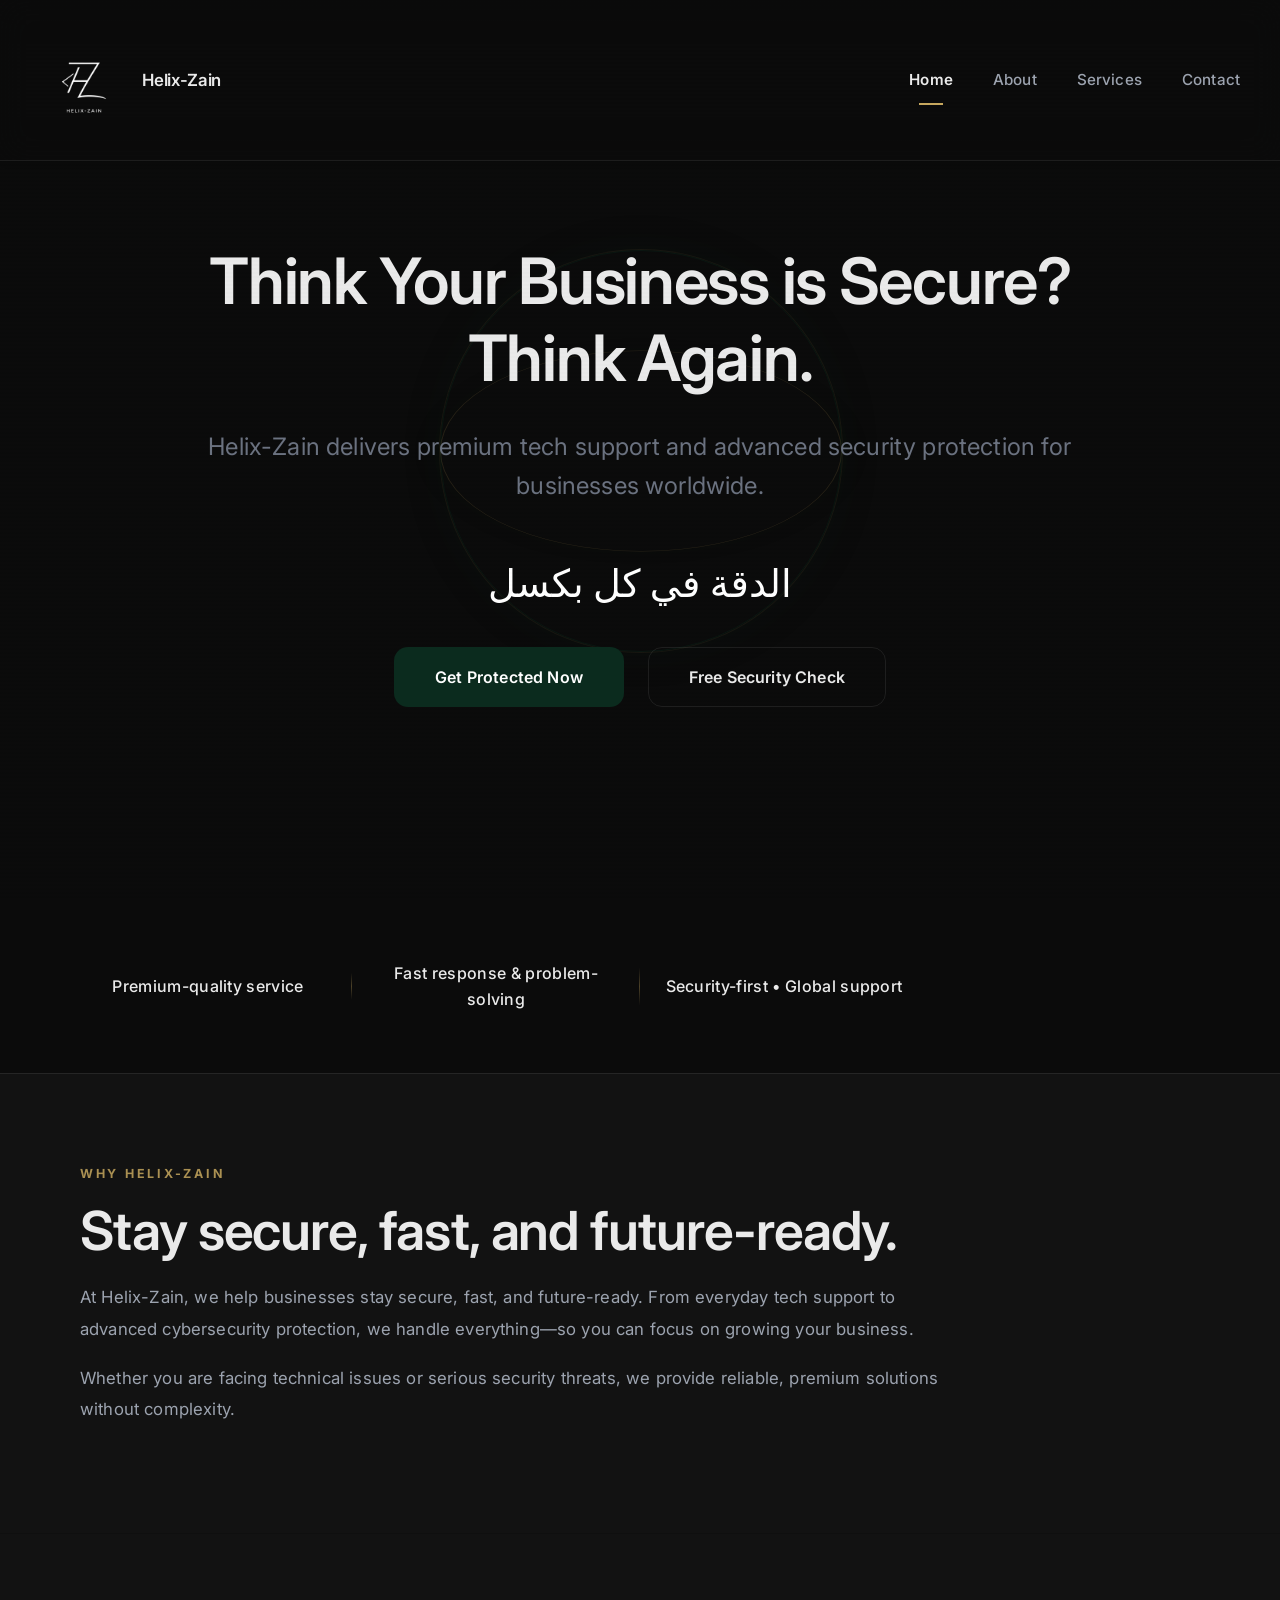
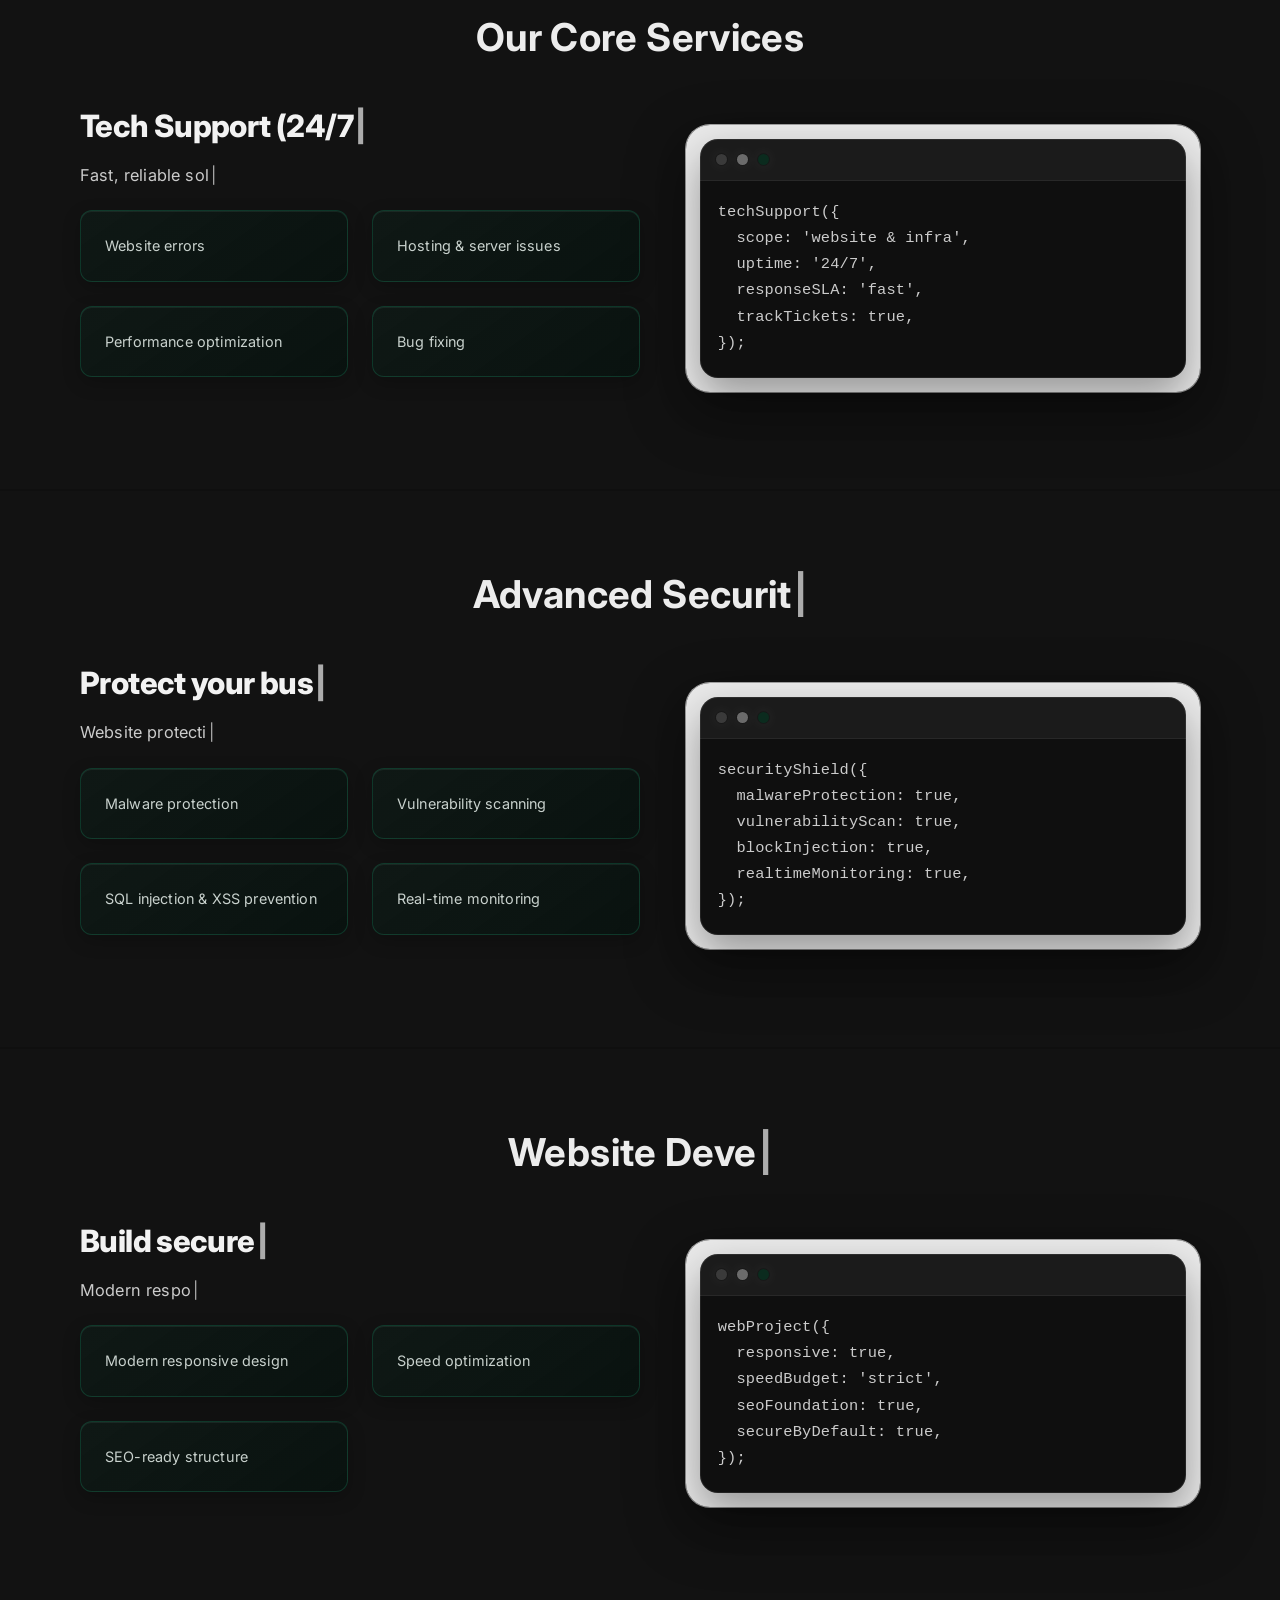
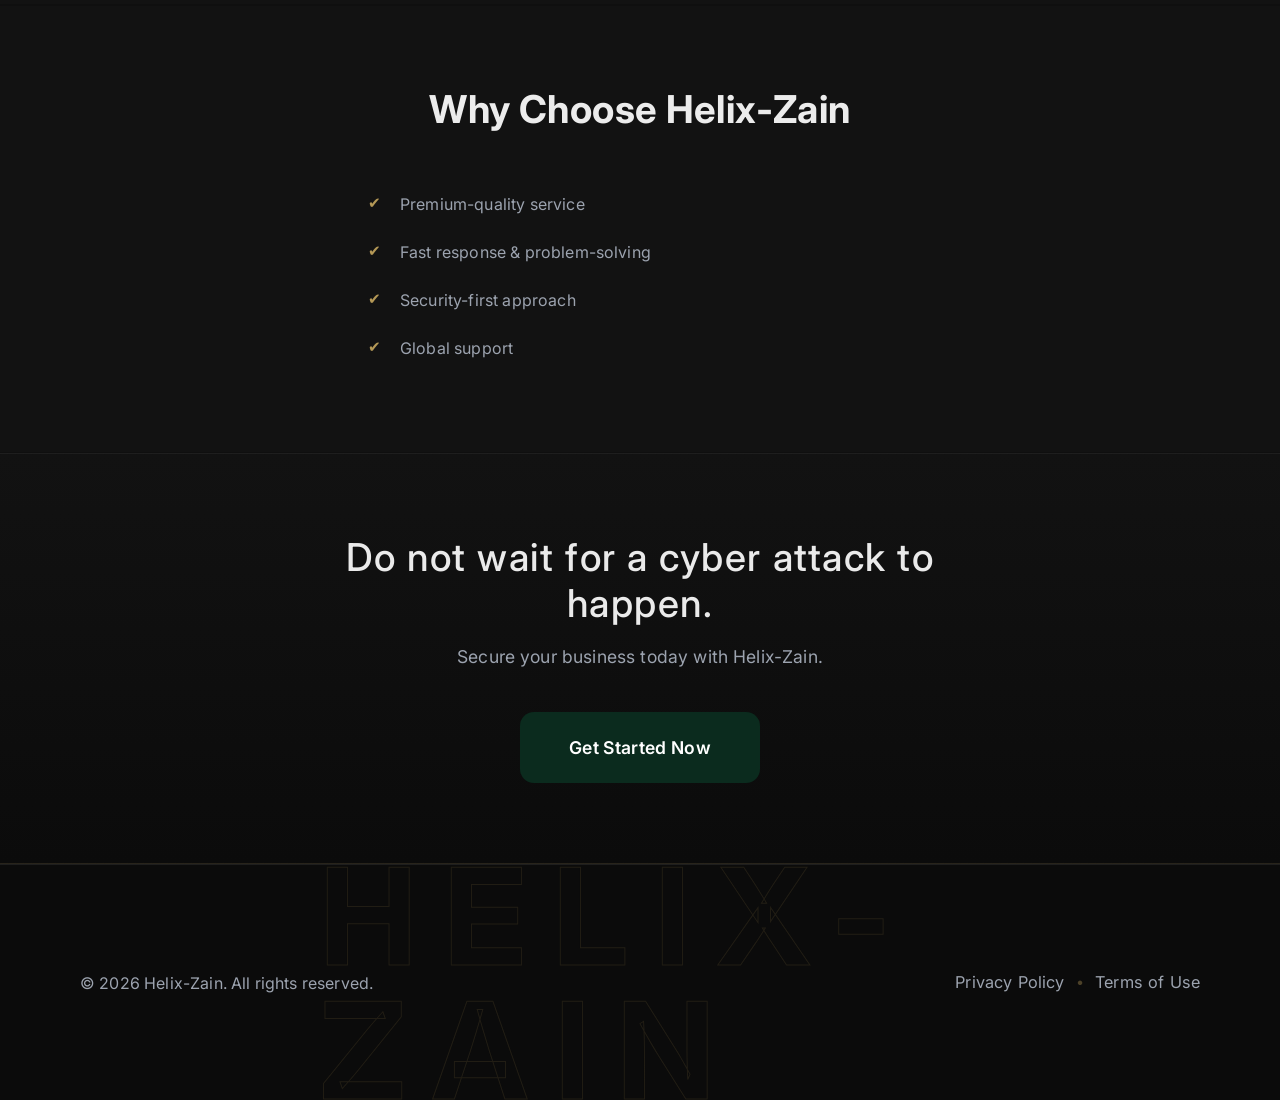
<file: index.html>
<!DOCTYPE html>
<html lang="en">
<head>
    <meta charset="UTF-8">
    <meta name="viewport" content="width=device-width, initial-scale=1.0">
    <title>Helix-Zain</title>
    <link rel="icon" type="image/png" href="assets/favicon.png">
    <meta name="description" content="Helix-Zain provides premium tech support, website security services, and cybersecurity for SMEs worldwide. Global tech support, website protection, and security-first solutions—secure your business today.">
    <link rel="stylesheet" href="css/style.css">
    <link rel="preconnect" href="https://fonts.googleapis.com">
    <link rel="preconnect" href="https://fonts.gstatic.com" crossorigin>
    <link href="https://fonts.googleapis.com/css2?family=Inter:wght@400;500;600;700&display=swap" rel="stylesheet">
</head>
<body>
    <!-- Premium Navbar -->
    <nav class="navbar">
        <div class="nav-container">
            <a href="index.html" class="nav-logo" aria-label="HELIX-ZAIN — Home">
                <img src="assets/logo.png" alt="" width="260" height="80" decoding="async" aria-hidden="true">
                <span class="nav-logo-text">Helix-Zain</span>
            </a>
            <ul class="nav-links">
                <li><a href="index.html">Home</a></li>
                <li><a href="about.html">About</a></li>
                <li><a href="services.html">Services</a></li>
                <li><a href="contact.html">Contact</a></li>
            </ul>
            <div class="hamburger">
                <span></span>
                <span></span>
                <span></span>
            </div>
        </div>
    </nav>

    <!-- Hero Section -->
    <section class="home-hero">
        <div class="home-hero-background"></div>
        <div class="scanlines"></div>
        <div class="hologram-sphere"></div>

        <div class="container">
            <div class="home-hero-content">
                <h1 class="fade-in-up">Think Your Business is Secure? Think Again.</h1>
                <p class="home-hero-subtitle fade-in-up">Helix-Zain delivers premium tech support and advanced security protection for businesses worldwide.</p>
                <p class="home-hero-subtitle home-hero-arabic-tagline fade-in-up">الدقة في كل بكسل</p>
                <div class="home-hero-buttons fade-in-up">
                    <a href="contact.html" class="cta-primary">Get Protected Now</a>
                    <a href="contact.html" class="cta-secondary">Free Security Check</a>
                </div>
            </div>
        </div>
    </section>

    <!-- Credibility Strip -->
    <section class="credibility-strip">
        <div class="credibility-strip-content">
            <div class="credibility-item">Premium-quality service</div>
            <div class="credibility-item">Fast response &amp; problem-solving</div>
            <div class="credibility-item">Security-first • Global support</div>
        </div>
    </section>

    <!-- Problem We Solve (Premium Copy Block) -->
    <section class="problem-we-solve-section">
        <div class="container">
            <div class="problem-we-solve-content reveal">
                <div class="problem-we-solve-kicker">WHY HELIX-ZAIN</div>
                <h2 class="problem-we-solve-title">Stay secure, fast, and future-ready.</h2>
                <p class="problem-we-solve-body">
                    At Helix-Zain, we help businesses stay secure, fast, and future-ready. From everyday tech support to advanced cybersecurity protection, we handle everything—so you can focus on growing your business.
                </p>
                <p class="problem-we-solve-body">
                    Whether you are facing technical issues or serious security threats, we provide reliable, premium solutions without complexity.
                </p>
            </div>
        </div>
    </section>

    <!-- Core Services -->
    <section class="why-helixzain-section">
        <div class="container">
            <h2 class="why-helixzain-title">
                <span class="typing-reveal" data-text="Our Core Services">Our Core Services</span>
            </h2>
            <div class="why-helixzain-grid">
                <div class="why-helixzain-left">
                    <h3 class="why-helixzain-heading">
                        <span class="typing-reveal" data-text="Tech Support (24/7)">Tech Support (24/7)</span>
                    </h3>
                    <p class="why-helixzain-copy">
                        <span class="typing-reveal" data-text="Fast, reliable solutions for all your technical issues: website errors, hosting and server issues, performance optimization, and bug fixing—so your team stays productive around the clock.">Fast, reliable solutions for all your technical issues: website errors, hosting and server issues, performance optimization, and bug fixing—so your team stays productive around the clock.</span>
                    </p>
                    <ul class="service-features-list home-service-bullets">
                        <li>Website errors</li>
                        <li>Hosting &amp; server issues</li>
                        <li>Performance optimization</li>
                        <li>Bug fixing</li>
                    </ul>
                </div>
                <div class="why-helixzain-right">
                    <div class="why-helixzain-codecard">
                        <div class="why-helixzain-codewindow" aria-label="Example code editor">
                            <div class="why-helixzain-code-topbar" aria-hidden="true">
                                <span class="why-helixzain-dot why-helixzain-dot--red"></span>
                                <span class="why-helixzain-dot why-helixzain-dot--yellow"></span>
                                <span class="why-helixzain-dot why-helixzain-dot--green"></span>
                            </div>
                            <pre class="why-helixzain-pre"><code class="why-helixzain-code">techSupport({
  scope: 'website &amp; infra',
  uptime: '24/7',
  responseSLA: 'fast',
  trackTickets: true,
});</code></pre>
                        </div>
                    </div>
                </div>
            </div>
        </div>
    </section>

    <section class="why-helixzain-section">
        <div class="container">
            <h2 class="why-helixzain-title">
                <span class="typing-reveal" data-text="Advanced Security Protection">Advanced Security Protection</span>
            </h2>
            <div class="why-helixzain-grid">
                <div class="why-helixzain-left">
                    <h3 class="why-helixzain-heading">
                        <span class="typing-reveal" data-text="Protect your business from modern threats">Protect your business from modern threats</span>
                    </h3>
                    <p class="why-helixzain-copy">
                        <span class="typing-reveal" data-text="Website protection services and cybersecurity for SMEs: we help you detect risk early, stop malware, and harden apps against common attacks—without drowning you in jargon.">Website protection services and cybersecurity for SMEs: we help you detect risk early, stop malware, and harden apps against common attacks—without drowning you in jargon.</span>
                    </p>
                    <ul class="service-features-list home-service-bullets">
                        <li>Malware protection</li>
                        <li>Vulnerability scanning</li>
                        <li>SQL injection &amp; XSS prevention</li>
                        <li>Real-time monitoring</li>
                    </ul>
                </div>
                <div class="why-helixzain-right">
                    <div class="why-helixzain-codecard">
                        <div class="why-helixzain-codewindow" aria-label="Code editor mockup">
                            <div class="why-helixzain-code-topbar" aria-hidden="true">
                                <span class="why-helixzain-dot why-helixzain-dot--red"></span>
                                <span class="why-helixzain-dot why-helixzain-dot--yellow"></span>
                                <span class="why-helixzain-dot why-helixzain-dot--green"></span>
                            </div>
                            <pre class="why-helixzain-pre"><code class="why-helixzain-code">securityShield({
  malwareProtection: true,
  vulnerabilityScan: true,
  blockInjection: true,
  realtimeMonitoring: true,
});</code></pre>
                        </div>
                    </div>
                </div>
            </div>
        </div>
    </section>

    <section class="why-helixzain-section">
        <div class="container">
            <h2 class="why-helixzain-title">
                <span class="typing-reveal" data-text="Website Development &amp; Optimization">Website Development &amp; Optimization</span>
            </h2>
            <div class="why-helixzain-grid">
                <div class="why-helixzain-left">
                    <h3 class="why-helixzain-heading">
                        <span class="typing-reveal" data-text="Build secure, high-performance websites">Build secure, high-performance websites</span>
                    </h3>
                    <p class="why-helixzain-copy">
                        <span class="typing-reveal" data-text="Modern responsive design, speed optimization, and an SEO-ready structure—built so your site loads fast, ranks better, and stays maintainable as you grow.">Modern responsive design, speed optimization, and an SEO-ready structure—built so your site loads fast, ranks better, and stays maintainable as you grow.</span>
                    </p>
                    <ul class="service-features-list home-service-bullets">
                        <li>Modern responsive design</li>
                        <li>Speed optimization</li>
                        <li>SEO-ready structure</li>
                    </ul>
                </div>
                <div class="why-helixzain-right">
                    <div class="why-helixzain-codecard">
                        <div class="why-helixzain-codewindow" aria-label="Code editor mockup">
                            <div class="why-helixzain-code-topbar" aria-hidden="true">
                                <span class="why-helixzain-dot why-helixzain-dot--red"></span>
                                <span class="why-helixzain-dot why-helixzain-dot--yellow"></span>
                                <span class="why-helixzain-dot why-helixzain-dot--green"></span>
                            </div>
                            <pre class="why-helixzain-pre"><code class="why-helixzain-code">webProject({
  responsive: true,
  speedBudget: 'strict',
  seoFoundation: true,
  secureByDefault: true,
});</code></pre>
                        </div>
                    </div>
                </div>
            </div>
        </div>
    </section>

    <section class="why-helixzain-section home-why-choose-section">
        <div class="container">
            <h2 class="why-helixzain-title">Why Choose Helix-Zain</h2>
            <ul class="home-why-choose-list">
                <li>Premium-quality service</li>
                <li>Fast response &amp; problem-solving</li>
                <li>Security-first approach</li>
                <li>Global support</li>
            </ul>
        </div>
    </section>

    <!-- Consultation CTA Section -->
    <section class="consultation-cta-section">
        <div class="container">
            <div class="consultation-cta-content">
                <h2 class="consultation-cta-headline">Do not wait for a cyber attack to happen.</h2>
                <p class="consultation-cta-subtext">Secure your business today with Helix-Zain.</p>
                <div class="consultation-cta-buttons">
                    <a href="contact.html" class="cta-primary">Get Started Now</a>
                </div>
            </div>
        </div>
    </section>

    <!-- Footer -->
    <footer class="home-footer-minimal footer">
        <div class="container">
            <div class="footer-content">
                <div class="footer-left">© 2026 Helix-Zain. All rights reserved.</div>
                <div class="footer-links">
                    <a href="privacy-policy.html">Privacy Policy</a>
                    <span class="footer-separator">•</span>
                    <a href="terms-of-use.html">Terms of Use</a>
                </div>
            </div>
        </div>
    </footer>

    <script src="js/script.js"></script>
    <script>
        // Create particles
        const particlesContainer = document.getElementById('particles');
        if (particlesContainer) {
            for (let i = 0; i < 50; i++) {
                const particle = document.createElement('div');
                particle.className = 'particle';
                particle.style.left = Math.random() * 100 + '%';
                particle.style.top = Math.random() * 100 + '%';
                particle.style.animationDelay = Math.random() * 15 + 's';
                particle.style.animationDuration = (10 + Math.random() * 10) + 's';
                particlesContainer.appendChild(particle);
            }
        }

        // Navbar scroll effect
        window.addEventListener('scroll', function() {
            const navbar = document.querySelector('.navbar');
            if (window.scrollY > 50) {
                navbar.classList.add('scrolled');
            } else {
                navbar.classList.remove('scrolled');
            }
        });

        // Reveal animations
        const reveals = document.querySelectorAll('.reveal');
        const revealObserver = new IntersectionObserver((entries) => {
            entries.forEach(entry => {
                if (entry.isIntersecting) {
                    entry.target.classList.add('active');
                }
            });
        }, { threshold: 0.1 });
        reveals.forEach(reveal => revealObserver.observe(reveal));

        // Set active nav item based on current page
        function setActiveNavItem() {
            const pathname = window.location.pathname;
            const currentPath = pathname.split('/').pop() || '';
            
            // Handle root path
            const isRoot = pathname === '/' || currentPath === '' || currentPath === 'index.html';
            
            const navLinks = document.querySelectorAll('.nav-links a');
            navLinks.forEach(link => {
                link.classList.remove('active');
                const href = link.getAttribute('href');
                
                // Remove .html extension for comparison
                const hrefPath = href.replace('.html', '');
                const currentPathClean = currentPath.replace('.html', '');
                
                // Check if this link matches current page
                if (isRoot && (href === 'index.html' || href === '/' || hrefPath === '')) {
                    link.classList.add('active');
                } else if (!isRoot && (hrefPath === currentPathClean || href === currentPath)) {
                    link.classList.add('active');
                }
            });
        }
        
        // Run on page load
        setActiveNavItem();
    </script>
</body>
</html>
</file>
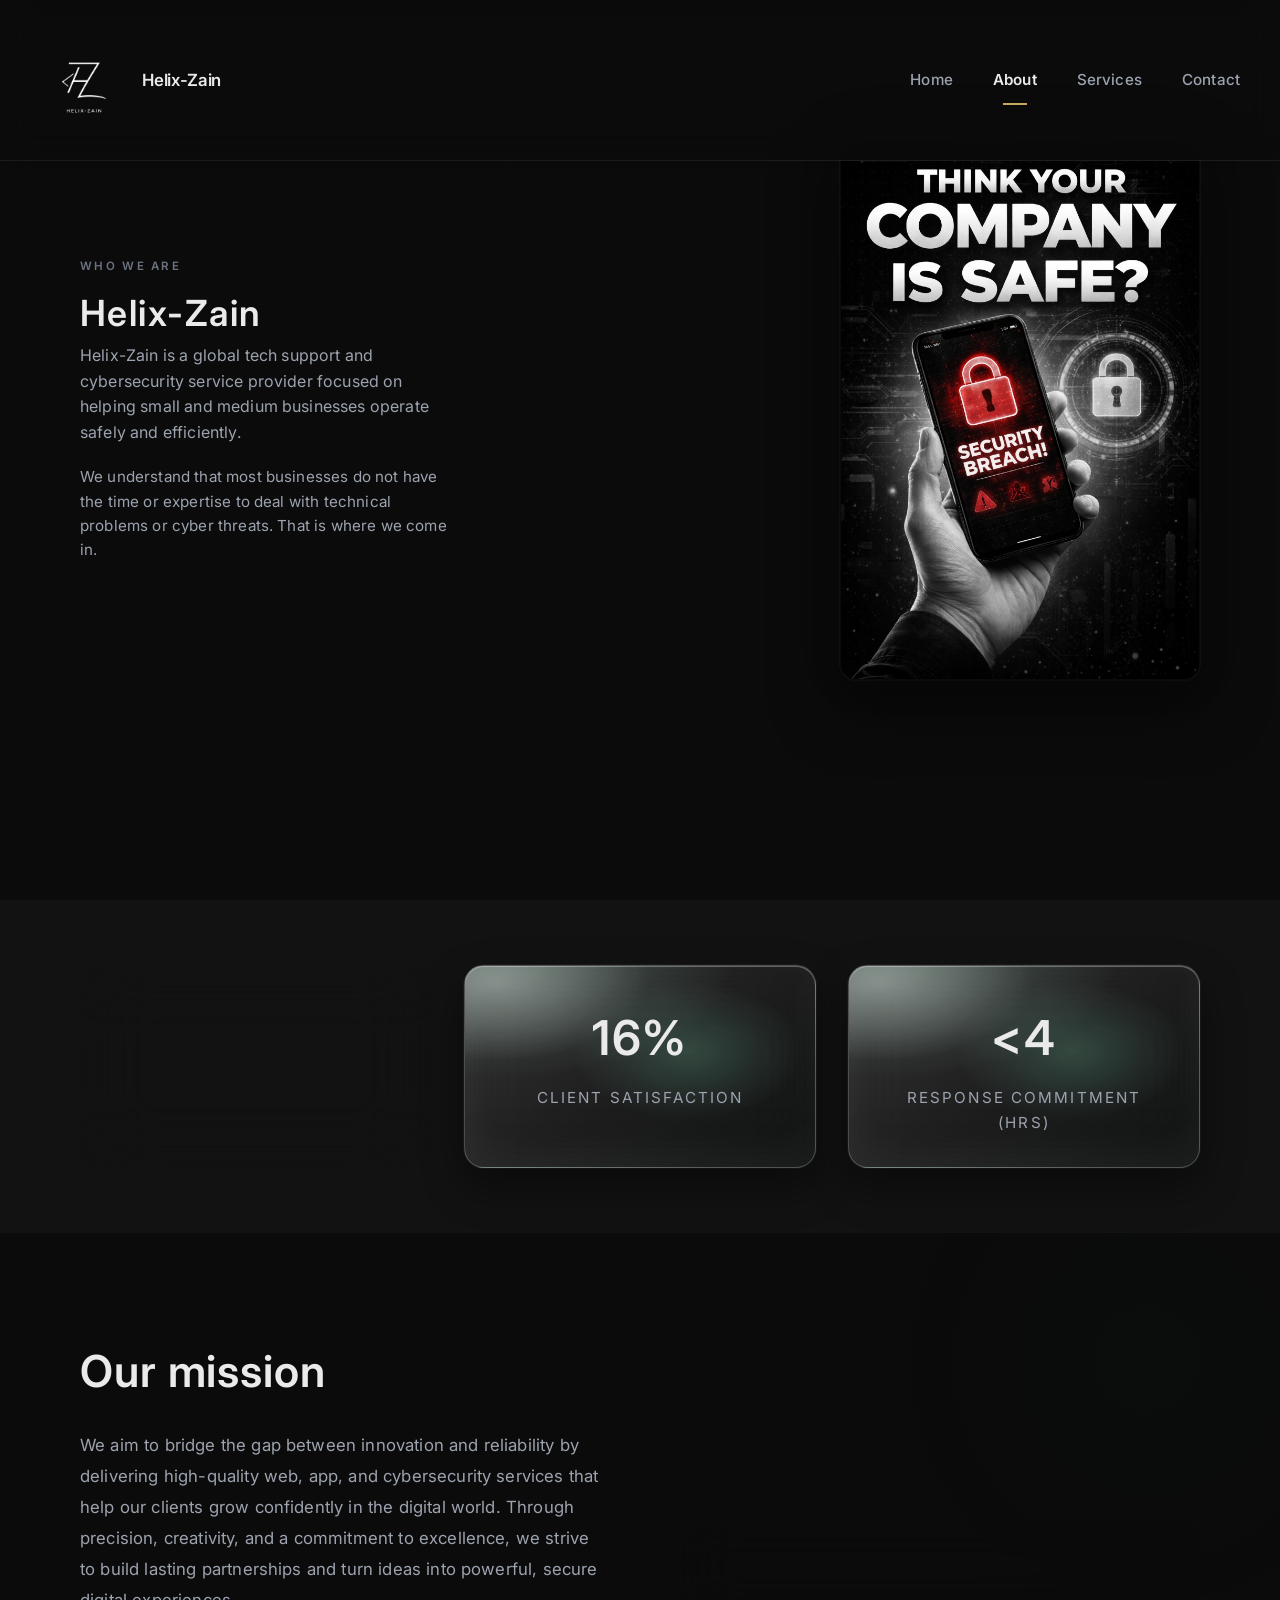
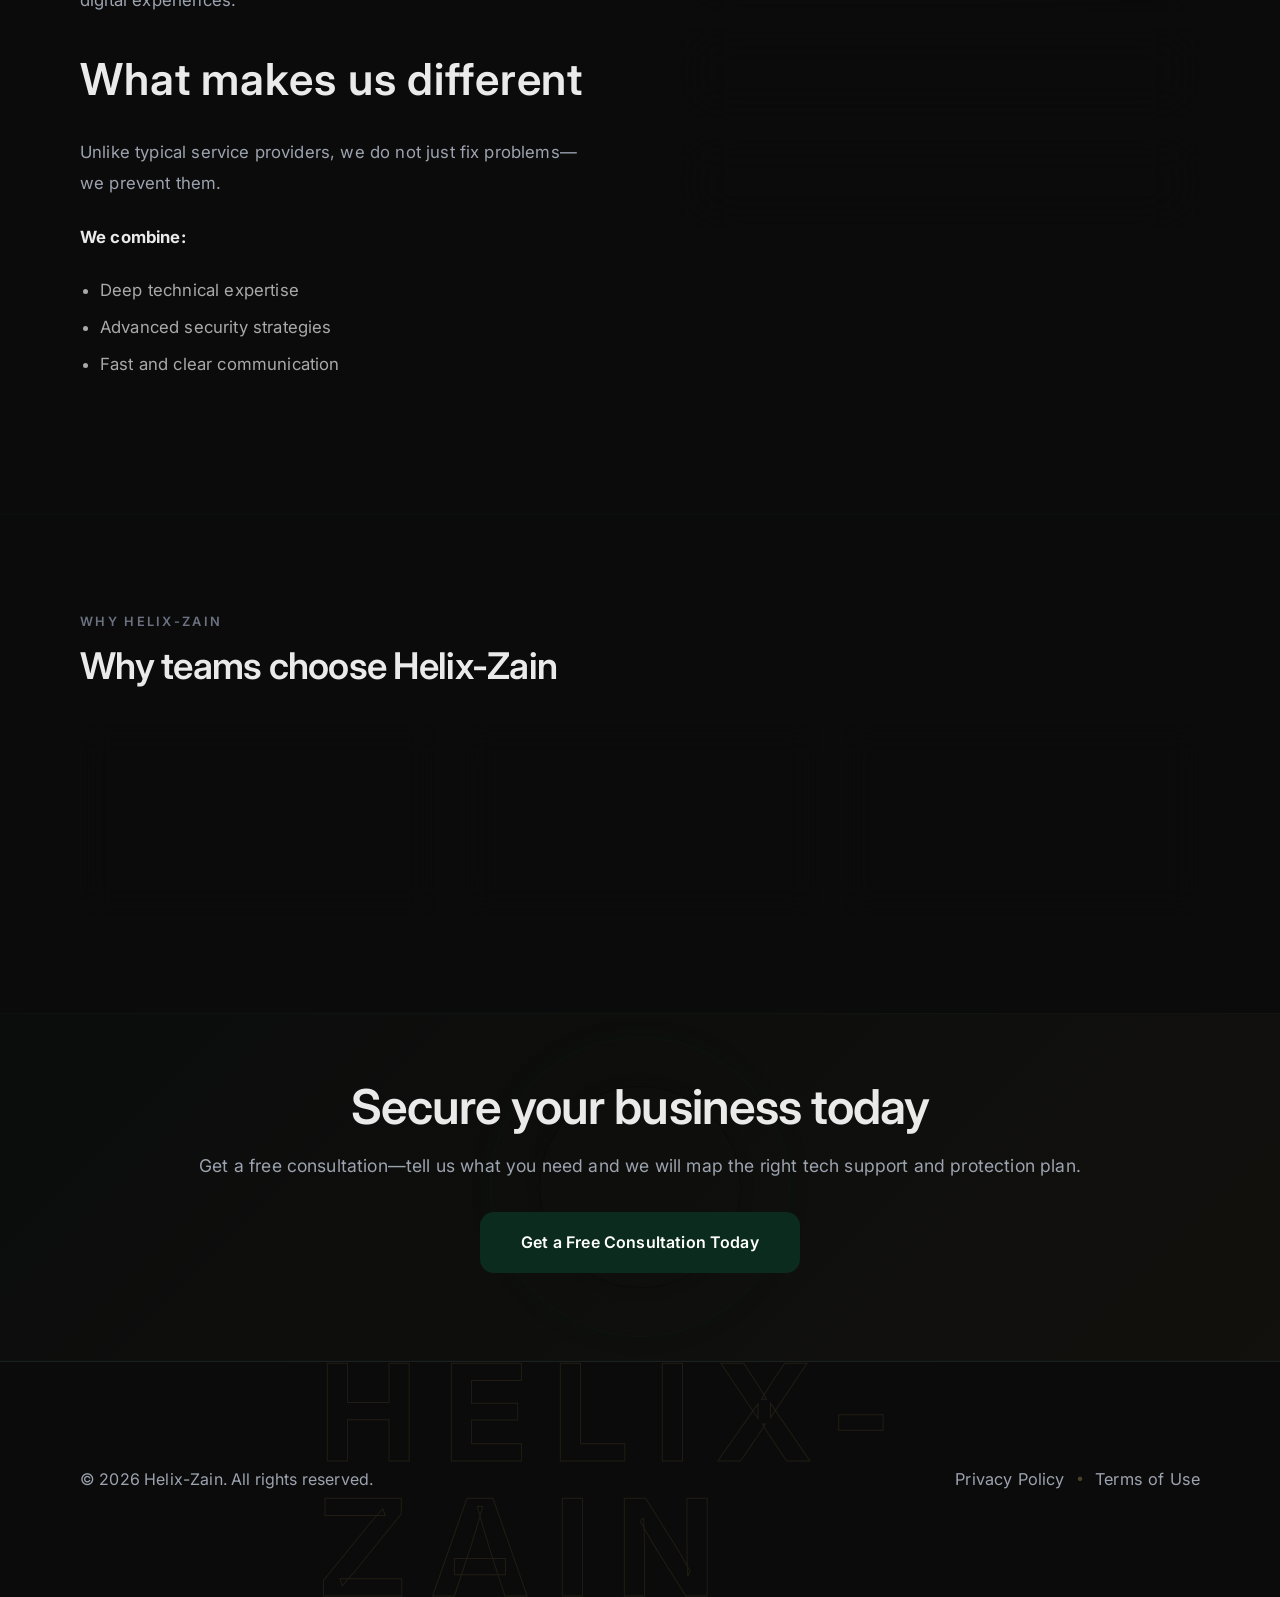
<file: about.html>
<!DOCTYPE html>
<html lang="en">

<head>
    <meta charset="UTF-8">
    <meta name="viewport" content="width=device-width, initial-scale=1.0">
    <title>Helix-Zain</title>
    <link rel="icon" type="image/png" href="assets/favicon.png">
    <meta name="description" content="Helix-Zain is a global tech support and cybersecurity provider for small and medium businesses. Our mission: premium, reliable, secure tech solutions without interruptions.">
    <link rel="stylesheet" href="css/style.css">
    <link rel="preconnect" href="https://fonts.googleapis.com">
    <link rel="preconnect" href="https://fonts.gstatic.com" crossorigin>
    <link href="https://fonts.googleapis.com/css2?family=Inter:wght@400;500;600;700&display=swap" rel="stylesheet">
</head>

<body>
    <!-- Premium Navbar -->
    <nav class="navbar">
        <div class="nav-container">
            <a href="index.html" class="nav-logo" aria-label="HELIX-ZAIN — Home">
                <img src="assets/logo.png" alt="" width="260" height="80" decoding="async" aria-hidden="true">
                <span class="nav-logo-text">Helix-Zain</span>
            </a>
            <ul class="nav-links">
                <li><a href="index.html">Home</a></li>
                <li><a href="about.html">About</a></li>
                <li><a href="services.html">Services</a></li>
                <li><a href="contact.html">Contact</a></li>
            </ul>
            <div class="hamburger">
                <span></span>
                <span></span>
                <span></span>
            </div>
        </div>
    </nav>

    <!-- Hero Section — split: quote + title (left) / reference visual (right) -->
    <section class="about-hero about-hero--split">
        <div class="about-hero-background"></div>
        <div class="particles-bg" id="particles"></div>
        <div class="scanlines"></div>
        <div class="container about-hero-split-container">
            <div class="about-hero-split-grid">
                <div class="about-hero-quote-col fade-in-up">
                    <h1 class="visually-hidden">About Helix-Zain — tech support and cybersecurity for small business</h1>
                    <p class="about-quote-label">Who we are</p>
                    <h2 class="about-hero-lead-title">Helix-Zain</h2>
                    <p class="about-quote-footnote about-who-lead">Helix-Zain is a global tech support and cybersecurity service provider focused on helping small and medium businesses operate safely and efficiently.</p>
                    <p class="about-quote-footnote">We understand that most businesses do not have the time or expertise to deal with technical problems or cyber threats. That is where we come in.</p>
                </div>
                <div class="about-hero-visual-col fade-in-up">
                    <figure class="about-hero-figure">
                        <img src="images/about-security-breach-hero.png"
                            alt="Hand holding a phone with a security alert—Helix-Zain helps SMBs stay protected and supported."
                            width="640" height="960" decoding="async">
                    </figure>
                </div>
            </div>
        </div>
    </section>

    <!-- Trust Metrics / Stats Section -->
    <section class="stats-section-navy">
        <div class="container">
            <div class="stats-row reveal">
                <div class="stat-box">
                    <div class="stat-number-large" data-target="40" data-prefix="+">0</div>
                    <div class="stat-label-large">Security Projects Delivered</div>
                </div>
                <div class="stat-box">
                    <div class="stat-number-large" data-target="98" data-suffix="%">0</div>
                    <div class="stat-label-large">Client Satisfaction</div>
                </div>
                <div class="stat-box">
                    <div class="stat-number-large" data-target="24" data-prefix="<">0</div>
                    <div class="stat-label-large">Response Commitment (hrs)</div>
                </div>
            </div>
        </div>
    </section>

    <!-- The Gap We Close Section -->
    <section class="gap-section reveal">
        <div class="container">
            <div class="gap-grid">
                <div class="gap-text">
                    <h2 class="gap-heading">Our mission</h2>
                    <p>We aim to bridge the gap between innovation and reliability by delivering high-quality web, app, and cybersecurity services that help our clients grow confidently in the digital world. Through precision, creativity, and a commitment to excellence, we strive to build lasting partnerships and turn ideas into powerful, secure digital experiences.</p>
                    <h2 class="gap-heading gap-heading--spaced">What makes us different</h2>
                    <p>Unlike typical service providers, we do not just fix problems—we prevent them.</p>
                    <p><strong>We combine:</strong></p>
                    <ul class="about-different-list">
                        <li>Deep technical expertise</li>
                        <li>Advanced security strategies</li>
                        <li>Fast and clear communication</li>
                    </ul>
                </div>
                <div class="gap-cards">
                    <div class="gap-status-card">
                        <div class="gap-status-icon">
                            <svg viewBox="0 0 24 24" fill="none" stroke="currentColor" stroke-width="1.5"><path stroke-linecap="round" stroke-linejoin="round" d="M9.594 3.94c.09-.542.56-.94 1.11-.94h2.593c.55 0 1.02.398 1.11.94l.213 1.281c.063.374.313.686.645.87.074.04.147.083.22.127.325.196.72.257 1.075.124l1.217-.456a1.125 1.125 0 0 1 1.37.49l1.296 2.247a1.125 1.125 0 0 1-.26 1.431l-1.003.827c-.293.241-.438.613-.43.992a7.723 7.723 0 0 1 0 .255c-.008.378.137.75.43.991l1.004.827c.424.35.534.955.26 1.43l-1.298 2.247a1.125 1.125 0 0 1-1.369.491l-1.217-.456c-.355-.133-.75-.072-1.076.124a6.47 6.47 0 0 1-.22.128c-.331.183-.581.495-.644.869l-.213 1.281c-.09.543-.56.94-1.11.94h-2.594c-.55 0-1.019-.398-1.11-.94l-.213-1.281c-.062-.374-.312-.686-.644-.87a6.52 6.52 0 0 1-.22-.127c-.325-.196-.72-.257-1.076-.124l-1.217.456a1.125 1.125 0 0 1-1.369-.49l-1.297-2.247a1.125 1.125 0 0 1 .26-1.431l1.004-.827c.292-.24.437-.613.43-.991a6.932 6.932 0 0 1 0-.255c.007-.38-.138-.751-.43-.992l-1.004-.827a1.125 1.125 0 0 1-.26-1.43l1.297-2.247a1.125 1.125 0 0 1 1.37-.491l1.216.456c.356.133.751.072 1.076-.124.072-.044.146-.086.22-.128.332-.183.582-.495.644-.869l.214-1.28Z"/><path stroke-linecap="round" stroke-linejoin="round" d="M15 12a3 3 0 1 1-6 0 3 3 0 0 1 6 0Z"/></svg>
                        </div>
                        <span class="gap-status-label">Automation workflow active</span>
                        <span class="gap-badge gap-badge-live">Live</span>
                    </div>
                    <div class="gap-status-card">
                        <div class="gap-status-icon">
                            <svg viewBox="0 0 24 24" fill="none" stroke="currentColor" stroke-width="1.5"><path stroke-linecap="round" stroke-linejoin="round" d="M9 3.75H6.912a2.25 2.25 0 0 0-2.15 1.588L2.35 13.177a2.25 2.25 0 0 0-.1.661V18a2.25 2.25 0 0 0 2.25 2.25h15A2.25 2.25 0 0 0 21.75 18v-4.162c0-.224-.034-.447-.1-.661L19.24 5.338a2.25 2.25 0 0 0-2.15-1.588H15M2.25 13.5h3.86a2.25 2.25 0 0 1 2.012 1.244l.256.512a2.25 2.25 0 0 0 2.013 1.244h3.218a2.25 2.25 0 0 0 2.013-1.244l.256-.512a2.25 2.25 0 0 1 2.013-1.244h3.859M12 3v8.25m0 0-3-3m3 3 3-3"/></svg>
                        </div>
                        <span class="gap-status-label">AI agent handling calls</span>
                        <span class="gap-badge gap-badge-running">Running</span>
                    </div>
                    <div class="gap-status-card">
                        <div class="gap-status-icon">
                            <svg viewBox="0 0 24 24" fill="none" stroke="currentColor" stroke-width="1.5"><path stroke-linecap="round" stroke-linejoin="round" d="M3 13.125C3 12.504 3.504 12 4.125 12h2.25c.621 0 1.125.504 1.125 1.125v6.75C7.5 20.496 6.996 21 6.375 21h-2.25A1.125 1.125 0 0 1 3 19.875v-6.75ZM9.75 8.625c0-.621.504-1.125 1.125-1.125h2.25c.621 0 1.125.504 1.125 1.125v11.25c0 .621-.504 1.125-1.125 1.125h-2.25a1.125 1.125 0 0 1-1.125-1.125V8.625ZM16.5 4.125c0-.621.504-1.125 1.125-1.125h2.25C20.496 3 21 3.504 21 4.125v15.75c0 .621-.504 1.125-1.125 1.125h-2.25a1.125 1.125 0 0 1-1.125-1.125V4.125Z"/></svg>
                        </div>
                        <span class="gap-status-label">CRM pipeline synced</span>
                        <span class="gap-badge gap-badge-updated">Updated</span>
                    </div>
                </div>
            </div>
        </div>
    </section>

    <!-- Why Helix-Zain Section -->
    <section class="about-section">
        <div class="container">
            <div class="why-helix-kicker">Why Helix-Zain</div>
            <h2 class="why-helix-heading">Why teams choose Helix-Zain</h2>
            <div class="why-helix-grid">
                <article class="why-helix-card">
                    <h3>Tech support for small business—without the runaround</h3>
                    <p>From website errors to hosting issues, we troubleshoot quickly so your operations keep moving.</p>
                </article>
                <article class="why-helix-card">
                    <h3>Website security services that scale with you</h3>
                    <p>Audits, monitoring, and hardening designed for SMEs—not one-size enterprise contracts.</p>
                </article>
                <article class="why-helix-card">
                    <h3>Global tech support, human communication</h3>
                    <p>Plain-language updates, clear next steps, and security-first decisions you can stand behind.</p>
                </article>
            </div>
        </div>
    </section>

    <!-- Final CTA Section -->
    <section class="about-cta-section">
        <div class="hologram-ring"></div>
        <div class="container">
            <div class="about-cta-content reveal">
                <h2>Secure your business today</h2>
                <p>Get a free consultation—tell us what you need and we will map the right tech support and protection plan.</p>
                <div class="cta-buttons">
                    <a href="contact.html" class="cta-primary">Get a Free Consultation Today</a>
                </div>
            </div>
        </div>
    </section>

    <!-- Footer -->
    <footer class="footer">
        <div class="container">
            <div class="footer-content">
                <div class="footer-left">© 2026 Helix-Zain. All rights reserved.</div>
                <div class="footer-links">
                    <a href="privacy-policy.html">Privacy Policy</a>
                    <span class="footer-separator">•</span>
                    <a href="terms-of-use.html">Terms of Use</a>
                </div>
            </div>
        </div>
    </footer>

    <script src="js/script.js"></script>
    <script>
        // Create particles
        const particlesContainer = document.getElementById('particles');
        if (particlesContainer) {
            for (let i = 0; i < 50; i++) {
                const particle = document.createElement('div');
                particle.className = 'particle';
                particle.style.left = Math.random() * 100 + '%';
                particle.style.top = Math.random() * 100 + '%';
                particle.style.animationDelay = Math.random() * 15 + 's';
                particle.style.animationDuration = (10 + Math.random() * 10) + 's';
                particlesContainer.appendChild(particle);
            }
        }

        // Navbar scroll effect
        window.addEventListener('scroll', function () {
            const navbar = document.querySelector('.navbar');
            if (window.scrollY > 50) {
                navbar.classList.add('scrolled');
            } else {
                navbar.classList.remove('scrolled');
            }
        });

        // Reveal animations
        const reveals = document.querySelectorAll('.reveal');
        const revealObserver = new IntersectionObserver((entries) => {
            entries.forEach(entry => {
                if (entry.isIntersecting) {
                    entry.target.classList.add('active');
                }
            });
        }, { threshold: 0.1 });
        reveals.forEach(reveal => revealObserver.observe(reveal));

        // Set active nav item based on current page
        function setActiveNavItem() {
            const pathname = window.location.pathname;
            const currentPath = pathname.split('/').pop() || '';

            // Handle root path
            const isRoot = pathname === '/' || currentPath === '' || currentPath === 'index.html';

            const navLinks = document.querySelectorAll('.nav-links a');
            navLinks.forEach(link => {
                link.classList.remove('active');
                const href = link.getAttribute('href');

                // Remove .html extension for comparison
                const hrefPath = href.replace('.html', '');
                const currentPathClean = currentPath.replace('.html', '');

                // Check if this link matches current page
                if (isRoot && (href === 'index.html' || href === '/' || hrefPath === '')) {
                    link.classList.add('active');
                } else if (!isRoot && (hrefPath === currentPathClean || href === currentPath)) {
                    link.classList.add('active');
                }
            });
        }

        // Run on page load
        setActiveNavItem();
    </script>
</body>

</html>
</file>
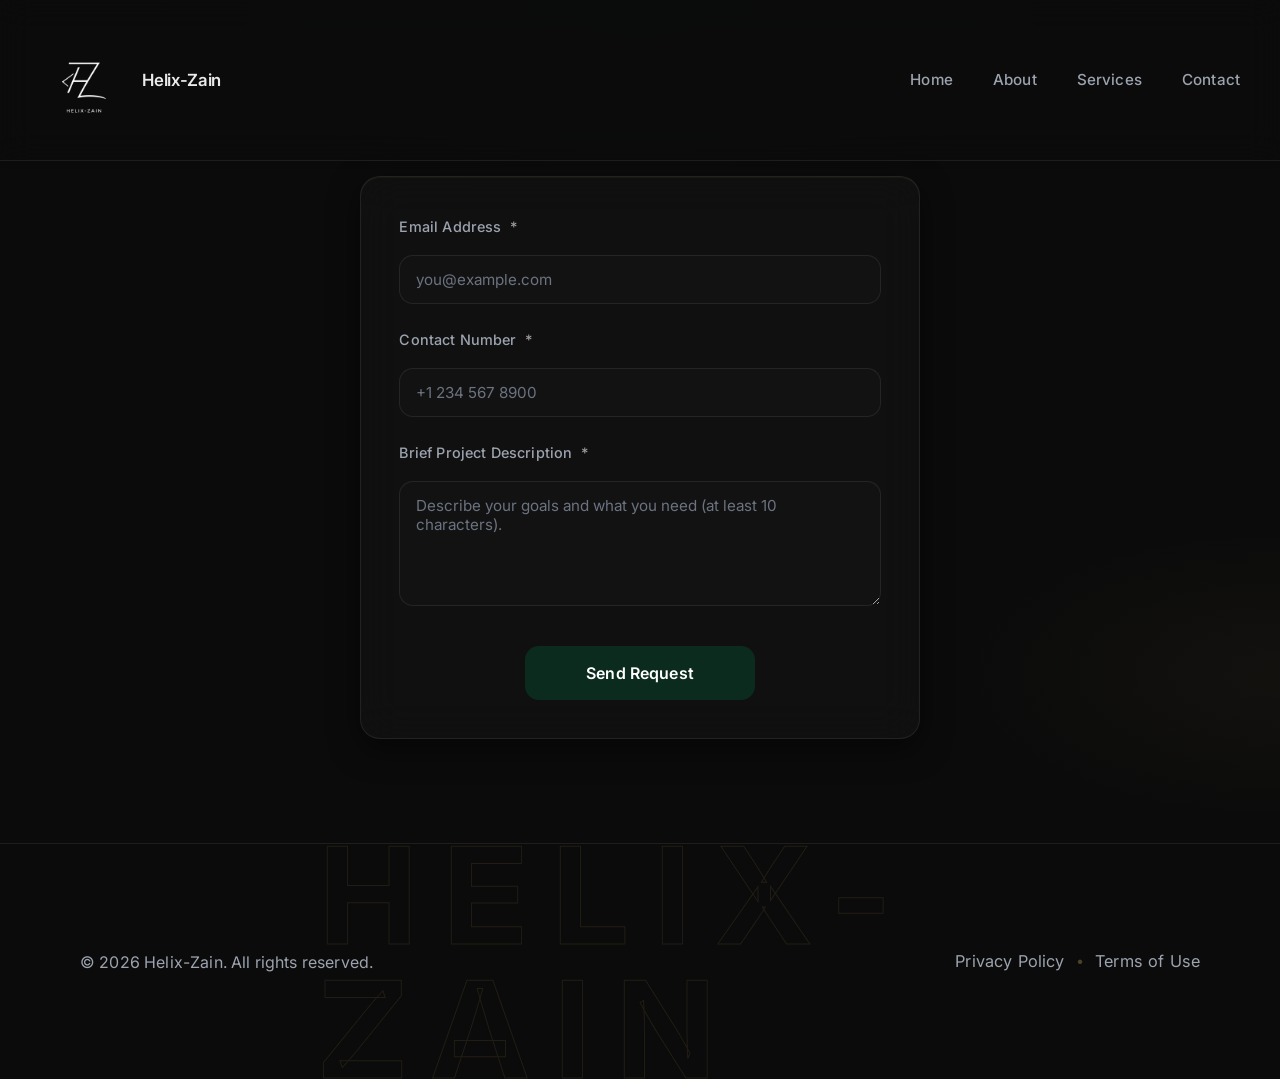
<file: request-service.html>
<!DOCTYPE html>
<html lang="en">
<head>
    <meta charset="UTF-8">
    <meta name="viewport" content="width=device-width, initial-scale=1.0">
    <title>Helix-Zain</title>
    <link rel="icon" type="image/png" href="assets/favicon.png">
    <meta name="description" content="Request App Development, Web Development, or Automation &amp; AI services from Helix-Zain. Quick form—tell us what you need.">
    <link rel="stylesheet" href="css/style.css">
    <link rel="preconnect" href="https://fonts.googleapis.com">
    <link rel="preconnect" href="https://fonts.gstatic.com" crossorigin>
    <link href="https://fonts.googleapis.com/css2?family=Inter:wght@400;500;600;700&display=swap" rel="stylesheet">
</head>
<body class="glassy-consultation request-service-page">
    <nav class="navbar">
        <div class="nav-container">
            <a href="index.html" class="nav-logo" aria-label="HELIX-ZAIN — Home">
                <img src="assets/logo.png" alt="" width="260" height="80" decoding="async" aria-hidden="true">
                <span class="nav-logo-text">Helix-Zain</span>
            </a>
            <ul class="nav-links">
                <li><a href="index.html">Home</a></li>
                <li><a href="about.html">About</a></li>
                <li><a href="services.html">Services</a></li>
                <li><a href="contact.html">Contact</a></li>
            </ul>
            <div class="hamburger">
                <span></span>
                <span></span>
                <span></span>
            </div>
        </div>
    </nav>

    <section class="content-section request-service-section">
        <div class="container">
            <div class="consultation-form-wrapper request-service-layout">
                <form class="consultation-form request-service-form" id="requestServiceForm" data-request-service-form novalidate>
                    <input type="hidden" name="serviceKey" value="" data-service-key>

                    <div class="request-service-selected" data-selected-service-row hidden>
                        <span class="request-service-selected-label">Selected Service:</span>
                        <span class="request-service-selected-value" data-selected-service-name></span>
                    </div>

                    <div class="form-section request-service-fields">
                        <div class="form-group">
                            <label for="req-email">Email Address <span class="required">*</span></label>
                            <input type="email" id="req-email" name="email" required autocomplete="email" inputmode="email" placeholder="you@example.com">
                        </div>

                        <div class="form-group">
                            <label for="req-phone">Contact Number <span class="required">*</span></label>
                            <input type="tel" id="req-phone" name="phone" required autocomplete="tel" inputmode="tel" placeholder="+1 234 567 8900">
                        </div>

                        <div class="form-group">
                            <label for="req-description">Brief Project Description <span class="required">*</span></label>
                            <textarea id="req-description" name="description" rows="5" required minlength="10" placeholder="Describe your goals and what you need (at least 10 characters)."></textarea>
                        </div>
                    </div>

                    <div class="request-service-feedback" data-request-feedback hidden role="status" aria-live="polite"></div>

                    <div class="form-submit-wrapper">
                        <button type="submit" class="submit-btn" data-submit-request>Send Request</button>
                    </div>
                </form>
            </div>
        </div>
    </section>

    <footer class="footer">
        <div class="container">
            <div class="footer-content">
                <div class="footer-left">© 2026 Helix-Zain. All rights reserved.</div>
                <div class="footer-links">
                    <a href="privacy-policy.html">Privacy Policy</a>
                    <span class="footer-separator">•</span>
                    <a href="terms-of-use.html">Terms of Use</a>
                </div>
            </div>
        </div>
    </footer>

    <!-- Request Service Success Popup -->
    <div class="consultation-success-overlay" id="requestSuccessOverlay" aria-hidden="true">
        <div class="consultation-success-content" role="dialog" aria-modal="true" aria-labelledby="requestSuccessTitle">
            <div class="success-icon">✓</div>
            <h2 id="requestSuccessTitle">Request received</h2>
            <p>Thank you for your request. We will review your details and get back to you shortly.</p>
            <button type="button" class="success-close-btn" data-close-request-success>Close</button>
        </div>
    </div>

    <script src="js/script.js"></script>
    <script src="js/request-service-form.js"></script>
    <script>
        document.addEventListener('DOMContentLoaded', function () {
            var navbar = document.querySelector('.navbar');
            if (!navbar) return;
            window.addEventListener('scroll', function () {
                if (window.scrollY > 50) navbar.classList.add('scrolled');
                else navbar.classList.remove('scrolled');
            });
        });
    </script>
</body>
</html>
</file>
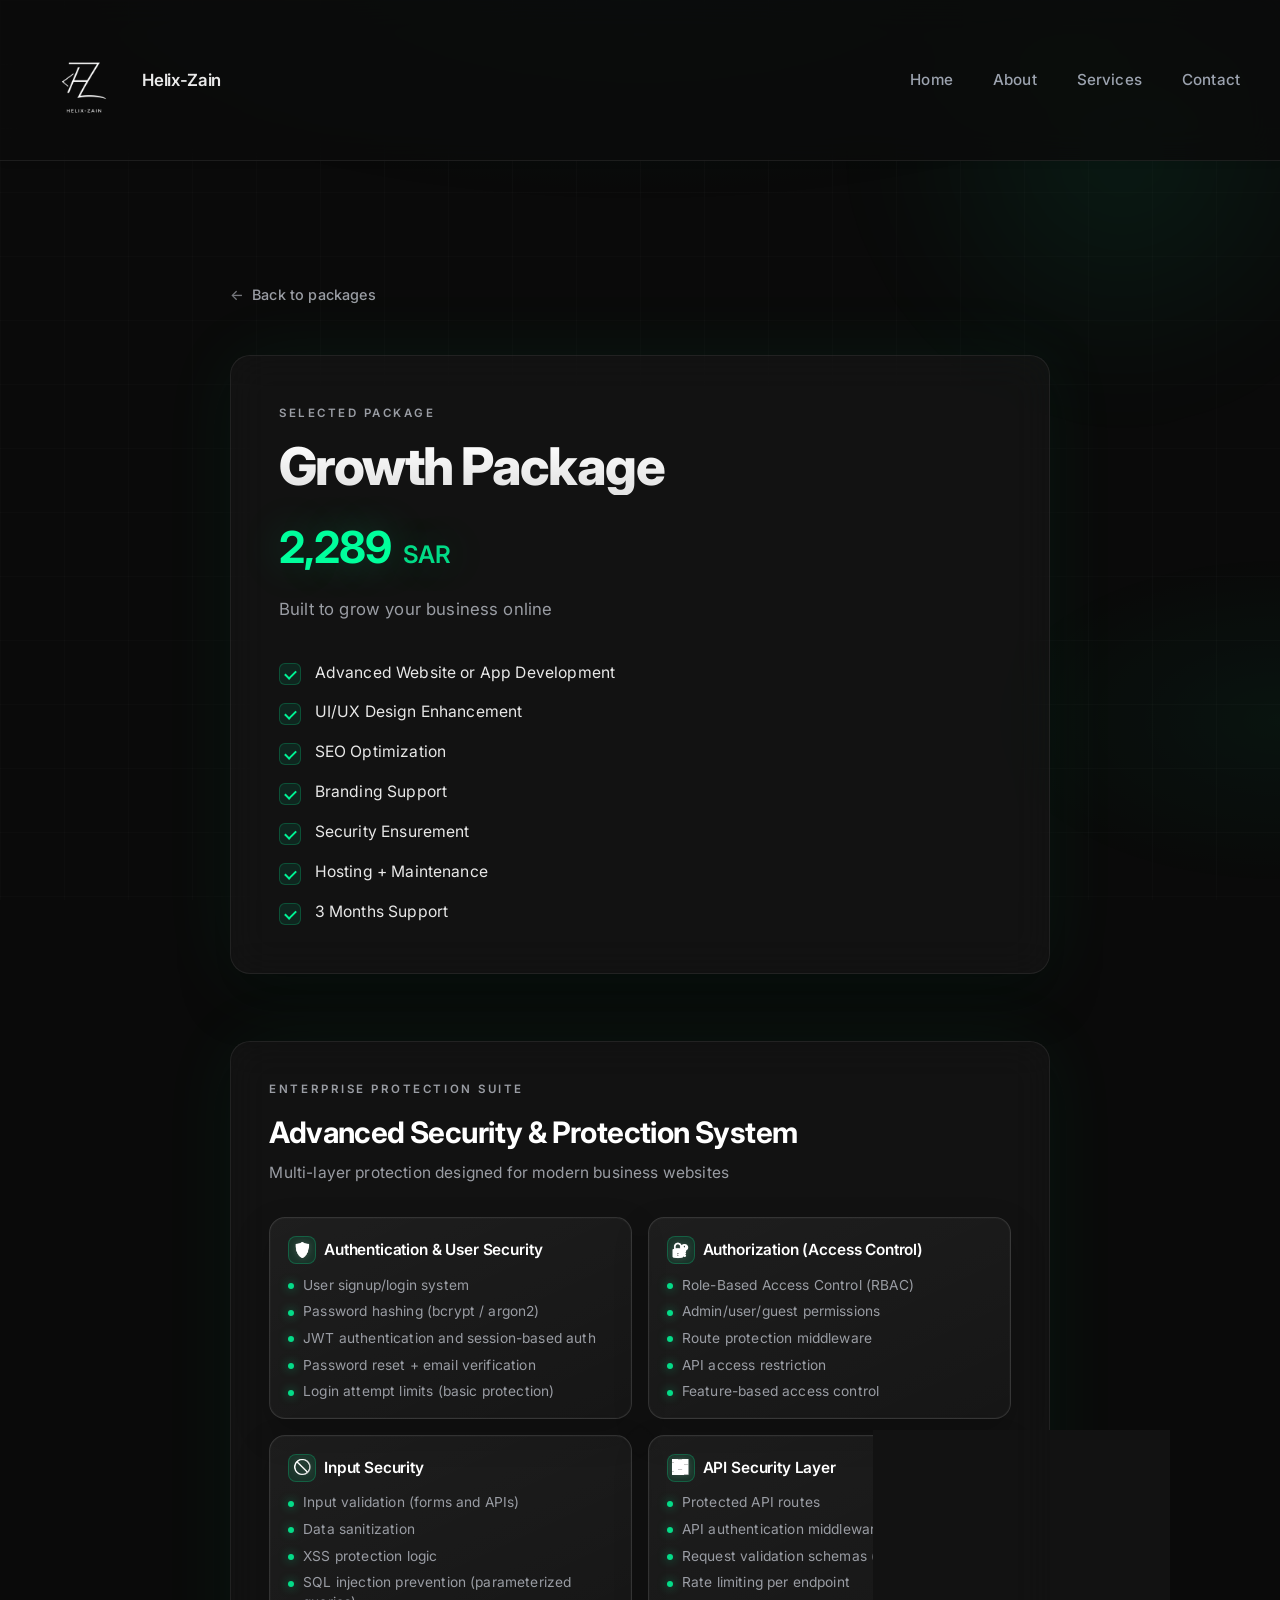
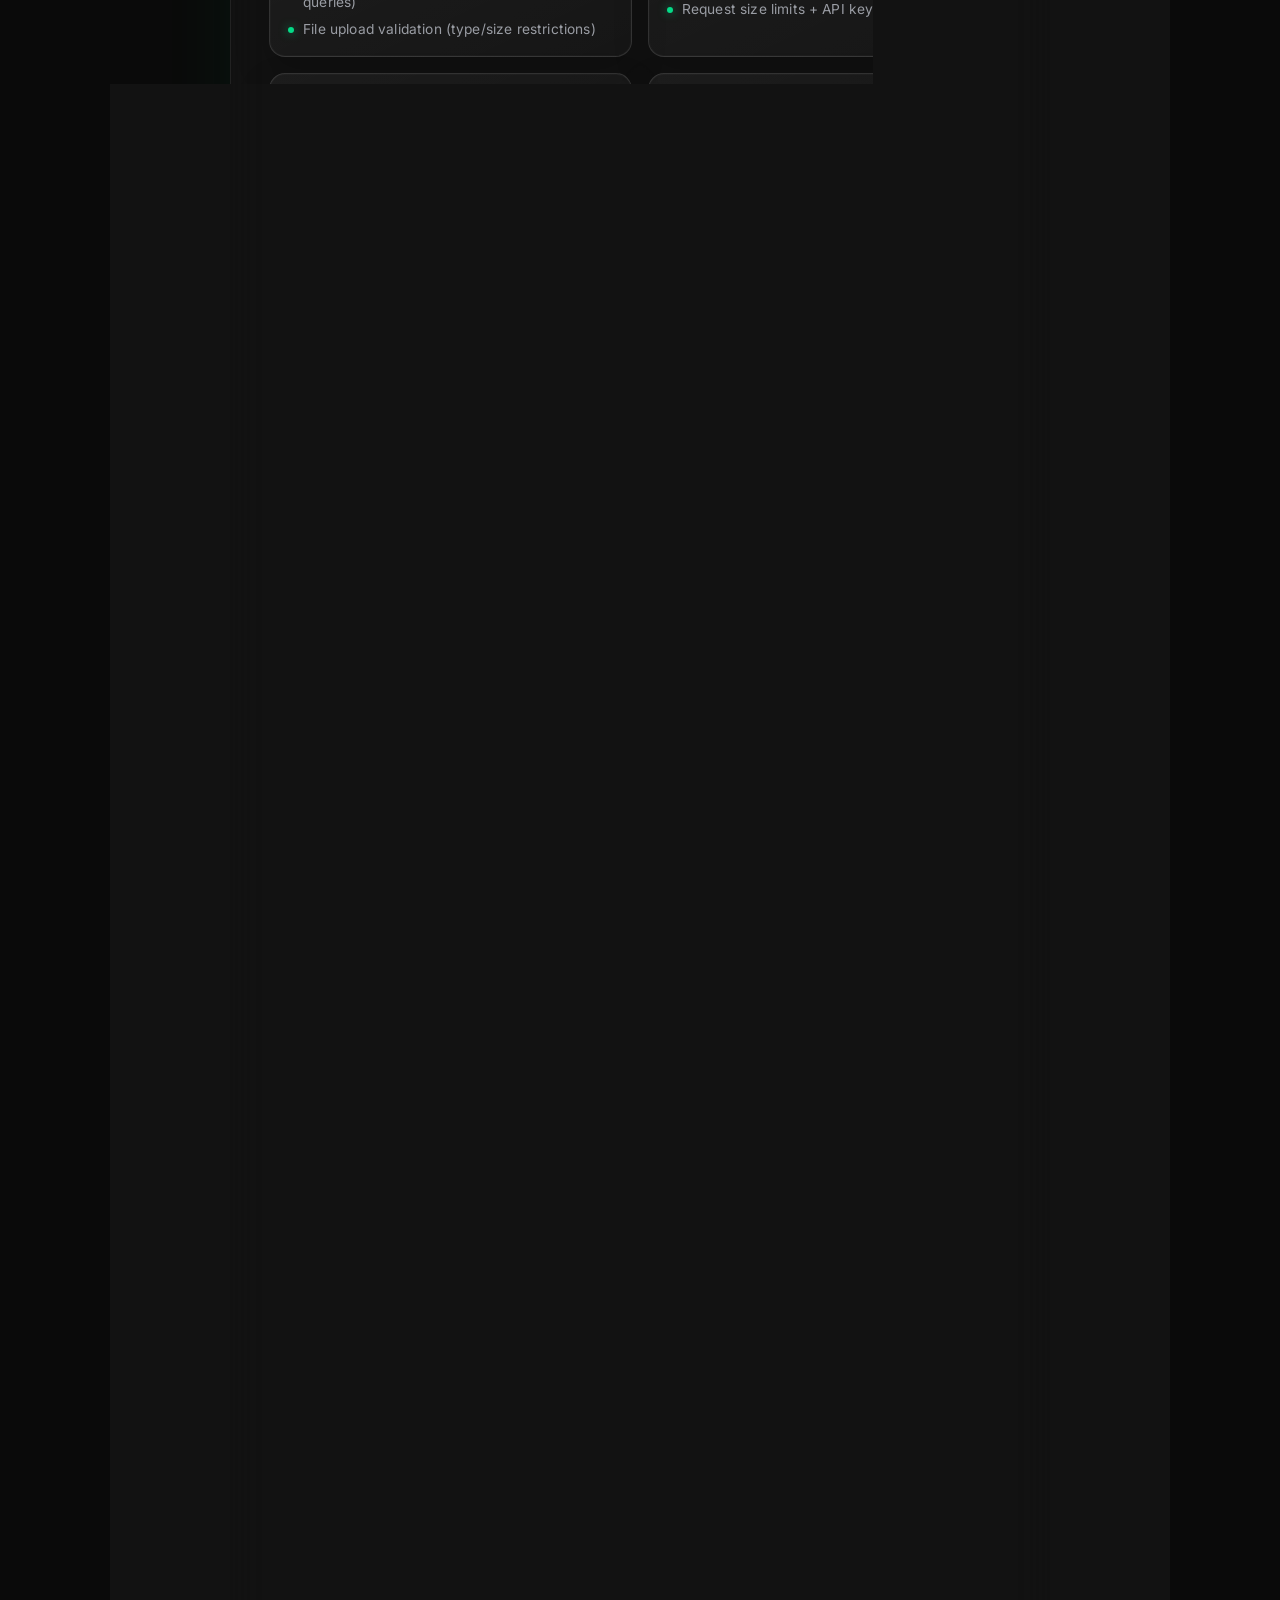
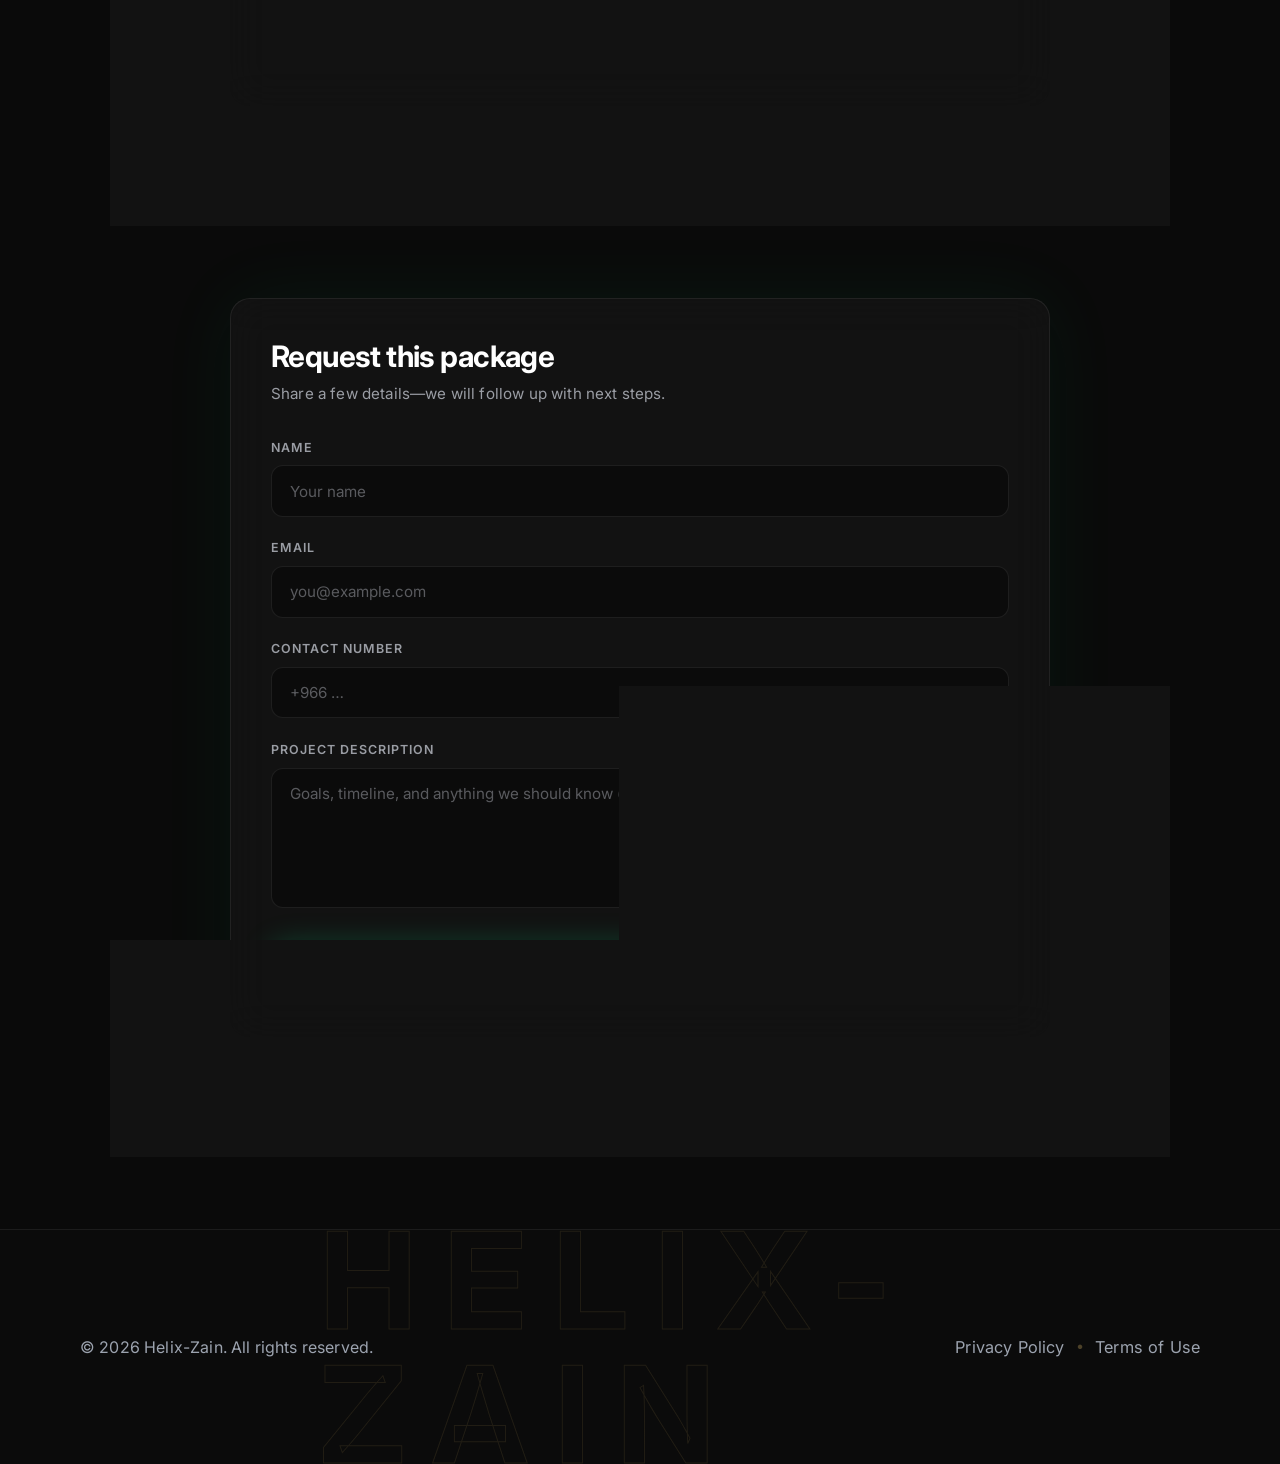
<file: service-package-detail.html>
<!DOCTYPE html>
<html lang="en">
<head>
    <meta charset="UTF-8">
    <meta name="viewport" content="width=device-width, initial-scale=1.0">
    <title>Package Details | Helix-Zain</title>
    <link rel="icon" type="image/png" href="assets/favicon.png">
    <meta name="description" content="Explore Helix-Zain service packages—premium web and app development with clear pricing and a simple request flow.">
    <link rel="stylesheet" href="css/style.css">
    <link rel="preconnect" href="https://fonts.googleapis.com">
    <link rel="preconnect" href="https://fonts.gstatic.com" crossorigin>
    <link href="https://fonts.googleapis.com/css2?family=Inter:wght@400;500;600;700;800&display=swap" rel="stylesheet">
</head>
<body class="service-package-detail-page">
    <nav class="navbar">
        <div class="nav-container">
            <a href="index.html" class="nav-logo" aria-label="HELIX-ZAIN — Home">
                <img src="assets/logo.png" alt="" width="260" height="80" decoding="async" aria-hidden="true">
                <span class="nav-logo-text">Helix-Zain</span>
            </a>
            <ul class="nav-links">
                <li><a href="index.html">Home</a></li>
                <li><a href="about.html">About</a></li>
                <li><a href="services.html">Services</a></li>
                <li><a href="contact.html">Contact</a></li>
            </ul>
            <div class="hamburger">
                <span></span>
                <span></span>
                <span></span>
            </div>
        </div>
    </nav>

    <main class="spd-main">
        <div class="spd-ambient" aria-hidden="true"></div>

        <div class="container spd-container">
            <a href="services.html" class="spd-back-link spd-reveal">
                <span class="spd-back-link__arrow" aria-hidden="true">←</span>
                Back to packages
            </a>

            <!-- 1. Package overview -->
            <section class="spd-overview spd-reveal" aria-labelledby="spd-package-title">
                <div class="spd-glass spd-overview__inner">
                    <p class="spd-kicker">Selected package</p>
                    <h1 id="spd-package-title" class="spd-package-title">Growth Package</h1>
                    <p class="spd-price" id="spd-price" aria-live="polite">2,289 <span class="spd-price__currency">SAR</span></p>
                    <p class="spd-tagline" id="spd-tagline">Built to grow your business online</p>
                    <ul class="spd-feature-list" id="spd-feature-list" aria-label="Included in this package">
                        <li><span class="spd-feature-icon" aria-hidden="true"></span><span>Advanced Website or App Development</span></li>
                        <li><span class="spd-feature-icon" aria-hidden="true"></span><span>UI/UX Design Enhancement</span></li>
                        <li><span class="spd-feature-icon" aria-hidden="true"></span><span>SEO Optimization</span></li>
                        <li><span class="spd-feature-icon" aria-hidden="true"></span><span>Branding Support</span></li>
                        <li><span class="spd-feature-icon" aria-hidden="true"></span><span>Security Ensurement</span></li>
                        <li><span class="spd-feature-icon" aria-hidden="true"></span><span>Hosting + Maintenance</span></li>
                        <li><span class="spd-feature-icon" aria-hidden="true"></span><span>3 Months Support</span></li>
                    </ul>
                </div>
            </section>

            <section class="spd-security spd-reveal" id="spd-security-section" aria-labelledby="spd-security-title" hidden>
                <div class="spd-glass spd-security__panel">
                    <p class="spd-kicker">Enterprise protection suite</p>
                    <h2 class="spd-section-title spd-security__title" id="spd-security-title">Advanced Security &amp; Protection System</h2>
                    <p class="spd-security__subtitle" id="spd-security-subtitle">Multi-layer protection designed for modern business websites</p>

                    <div class="spd-security-grid" id="spd-security-grid" aria-label="Security categories and protections">
                        <article class="spd-security-card">
                            <h3><span class="spd-security-icon" aria-hidden="true"><span class="spd-security-icon-emoji">🛡️</span></span> Authentication &amp; User Security</h3>
                            <ul>
                                <li>User signup/login system</li>
                                <li>Password hashing (bcrypt / argon2)</li>
                                <li>JWT authentication and session-based auth</li>
                                <li>Password reset + email verification</li>
                                <li>Login attempt limits (basic protection)</li>
                            </ul>
                        </article>

                        <article class="spd-security-card">
                            <h3><span class="spd-security-icon" aria-hidden="true"><span class="spd-security-icon-emoji">🔐</span></span> Authorization (Access Control)</h3>
                            <ul>
                                <li>Role-Based Access Control (RBAC)</li>
                                <li>Admin/user/guest permissions</li>
                                <li>Route protection middleware</li>
                                <li>API access restriction</li>
                                <li>Feature-based access control</li>
                            </ul>
                        </article>

                        <article class="spd-security-card">
                            <h3><span class="spd-security-icon" aria-hidden="true"><span class="spd-security-icon-emoji">🚫</span></span> Input Security</h3>
                            <ul>
                                <li>Input validation (forms and APIs)</li>
                                <li>Data sanitization</li>
                                <li>XSS protection logic</li>
                                <li>SQL injection prevention (parameterized queries)</li>
                                <li>File upload validation (type/size restrictions)</li>
                            </ul>
                        </article>

                        <article class="spd-security-card">
                            <h3><span class="spd-security-icon" aria-hidden="true"><span class="spd-security-icon-emoji">🧱</span></span> API Security Layer</h3>
                            <ul>
                                <li>Protected API routes</li>
                                <li>API authentication middleware</li>
                                <li>Request validation schemas (Zod/Joi)</li>
                                <li>Rate limiting per endpoint</li>
                                <li>Request size limits + API key protection</li>
                            </ul>
                        </article>

                        <article class="spd-security-card">
                            <h3><span class="spd-security-icon" aria-hidden="true"><span class="spd-security-icon-emoji">⛔</span></span> Rate Limiting &amp; Anti-Spam</h3>
                            <ul>
                                <li>Requests per IP limits</li>
                                <li>Time-based throttling</li>
                                <li>Temporary IP blocking</li>
                                <li>CAPTCHA integration logic (backend side)</li>
                                <li>Basic bot detection rules</li>
                            </ul>
                        </article>

                        <article class="spd-security-card">
                            <h3><span class="spd-security-icon" aria-hidden="true"><span class="spd-security-icon-emoji">🔒</span></span> Security Headers</h3>
                            <ul>
                                <li>Content Security Policy (CSP)</li>
                                <li>HSTS (force HTTPS)</li>
                                <li>X-Frame-Options</li>
                                <li>X-Content-Type-Options</li>
                                <li>Referrer &amp; Permissions Policy</li>
                            </ul>
                        </article>

                        <article class="spd-security-card">
                            <h3><span class="spd-security-icon" aria-hidden="true"><span class="spd-security-icon-emoji">🧾</span></span> Logging &amp; Monitoring</h3>
                            <ul>
                                <li>Request logging (who accessed what)</li>
                                <li>Error logging system</li>
                                <li>Failed login tracking</li>
                                <li>Suspicious activity logs</li>
                                <li>Admin audit logs</li>
                            </ul>
                        </article>

                        <article class="spd-security-card">
                            <h3><span class="spd-security-icon" aria-hidden="true"><span class="spd-security-icon-emoji">🚨</span></span> Intrusion / Abuse Detection</h3>
                            <ul>
                                <li>Detect repeated failed logins</li>
                                <li>Detect unusual request spikes</li>
                                <li>Detect IP anomalies</li>
                                <li>Auto-block suspicious users (temporary bans)</li>
                                <li>Alert system (email/log alerts)</li>
                            </ul>
                        </article>

                        <article class="spd-security-card">
                            <h3><span class="spd-security-icon" aria-hidden="true"><span class="spd-security-icon-emoji">🧠</span></span> Data Protection</h3>
                            <ul>
                                <li>Password hashing + salting</li>
                                <li>Sensitive data encryption (AES)</li>
                                <li>Secure token storage logic</li>
                                <li>Masking sensitive output (emails, IDs)</li>
                            </ul>
                        </article>

                        <article class="spd-security-card">
                            <h3><span class="spd-security-icon" aria-hidden="true"><span class="spd-security-icon-emoji">🧼</span></span> Environment &amp; Secrets Security</h3>
                            <ul>
                                <li>Use <code>.env</code> files</li>
                                <li>Hide API keys from frontend</li>
                                <li>Validate environment variables</li>
                                <li>Prevent secret leakage in logs</li>
                            </ul>
                        </article>

                        <article class="spd-security-card">
                            <h3><span class="spd-security-icon" aria-hidden="true"><span class="spd-security-icon-emoji">📦</span></span> Dependency Security</h3>
                            <ul>
                                <li>Detect vulnerable packages</li>
                                <li>Suggest safe versions</li>
                                <li>Remove risky libraries</li>
                                <li>Upgrade dependencies safely</li>
                            </ul>
                        </article>

                        <article class="spd-security-card">
                            <h3><span class="spd-security-icon" aria-hidden="true"><span class="spd-security-icon-emoji">🧪</span></span> Basic Security Testing</h3>
                            <ul>
                                <li>Simulated attack cases</li>
                                <li>Input fuzz testing logic</li>
                                <li>Vulnerability checks in code</li>
                                <li>Security misconfiguration detection</li>
                            </ul>
                        </article>

                        <article class="spd-security-card">
                            <h3><span class="spd-security-icon" aria-hidden="true"><span class="spd-security-icon-emoji">📁</span></span> File &amp; Upload Security</h3>
                            <ul>
                                <li>File type validation</li>
                                <li>File size limits</li>
                                <li>Malware-risk file blocking logic</li>
                                <li>Secure storage paths</li>
                            </ul>
                        </article>

                        <article class="spd-security-card">
                            <h3><span class="spd-security-icon" aria-hidden="true"><span class="spd-security-icon-emoji">🔁</span></span> Session Security</h3>
                            <ul>
                                <li>Secure cookies (HttpOnly, Secure, SameSite)</li>
                                <li>Session timeout handling</li>
                                <li>Token refresh logic</li>
                                <li>Logout invalidation</li>
                            </ul>
                        </article>

                        <article class="spd-security-card">
                            <h3><span class="spd-security-icon" aria-hidden="true"><span class="spd-security-icon-emoji">🌐</span></span> Cloud-Based Protection Setup</h3>
                            <ul>
                                <li>Setup with Cloudflare</li>
                                <li>DDoS protection enabled</li>
                                <li>Basic Web Application Firewall (WAF)</li>
                                <li>Bot and spam traffic filtering</li>
                                <li>Secure HTTPS enforcement (SSL)</li>
                            </ul>
                        </article>

                        <article class="spd-security-card">
                            <h3><span class="spd-security-icon" aria-hidden="true"><span class="spd-security-icon-emoji">🛡️</span></span> Website Protection Layer</h3>
                            <ul>
                                <li>Protection against common web attacks</li>
                                <li>Secure request filtering setup</li>
                                <li>Blocking suspicious traffic patterns</li>
                                <li>Basic abuse prevention system</li>
                            </ul>
                        </article>

                        <article class="spd-security-card">
                            <h3><span class="spd-security-icon" aria-hidden="true"><span class="spd-security-icon-emoji">🔐</span></span> Secure Authentication System</h3>
                            <ul>
                                <li>Secure login/signup system</li>
                                <li>Password encryption (hashed storage)</li>
                                <li>Login attempt protection</li>
                                <li>Session security setup</li>
                            </ul>
                        </article>

                        <article class="spd-security-card">
                            <h3><span class="spd-security-icon" aria-hidden="true"><span class="spd-security-icon-emoji">🚫</span></span> Anti-Spam Protection</h3>
                            <ul>
                                <li>Form spam protection system</li>
                                <li>Bot detection on contact forms</li>
                                <li>Request throttling (anti-flood protection)</li>
                            </ul>
                        </article>

                        <article class="spd-security-card">
                            <h3><span class="spd-security-icon" aria-hidden="true"><span class="spd-security-icon-emoji">🔑</span></span> Secure Hosting Configuration</h3>
                            <ul>
                                <li>Firewall setup (only required ports open)</li>
                                <li>Secure server configuration</li>
                                <li>SSH access protection (key-based login)</li>
                                <li>Basic server hardening</li>
                            </ul>
                        </article>

                        <article class="spd-security-card">
                            <h3><span class="spd-security-icon" aria-hidden="true"><span class="spd-security-icon-emoji">🔒</span></span> HTTPS &amp; Secure Connection Setup</h3>
                            <ul>
                                <li>SSL certificate installation</li>
                                <li>Force HTTPS redirect</li>
                                <li>Secure data transmission setup</li>
                            </ul>
                        </article>
                    </div>
                </div>
            </section>

            <!-- 3. Trust -->
            <section class="spd-trust spd-reveal" aria-label="Trust indicators">
                <div class="spd-trust-inner spd-glass">
                    <div class="spd-trust-item">
                        <span class="spd-trust-dot" aria-hidden="true"></span>
                        <span>Secure process</span>
                    </div>
                    <div class="spd-trust-item">
                        <span class="spd-trust-dot" aria-hidden="true"></span>
                        <span>Professional handling</span>
                    </div>
                    <div class="spd-trust-item">
                        <span class="spd-trust-dot" aria-hidden="true"></span>
                        <span>Fast response within 24 hours</span>
                    </div>
                </div>
            </section>

            <!-- 4. Form -->
            <section class="spd-form-section spd-reveal" aria-labelledby="spd-form-heading">
                <div class="spd-glass spd-form-panel">
                    <h2 id="spd-form-heading" class="spd-section-title spd-section-title--form">Request this package</h2>
                    <p class="spd-form-lead">Share a few details—we will follow up with next steps.</p>
                    <form class="spd-form" id="spdPackageForm" novalidate>
                        <input type="hidden" name="packageId" id="spd-package-id" value="growth">
                        <div class="spd-field">
                            <label for="spd-name">Name</label>
                            <input type="text" id="spd-name" name="name" autocomplete="name" required placeholder="Your name">
                        </div>
                        <div class="spd-field">
                            <label for="spd-email">Email</label>
                            <input type="email" id="spd-email" name="email" autocomplete="email" inputmode="email" required placeholder="you@example.com">
                        </div>
                        <div class="spd-field">
                            <label for="spd-phone">Contact number</label>
                            <input type="tel" id="spd-phone" name="phone" autocomplete="tel" inputmode="tel" required placeholder="+966 …">
                        </div>
                        <div class="spd-field">
                            <label for="spd-description">Project description</label>
                            <textarea id="spd-description" name="description" rows="5" required minlength="10" placeholder="Goals, timeline, and anything we should know (at least 10 characters)."></textarea>
                        </div>
                        <div class="spd-form-actions">
                            <button type="submit" class="spd-submit-btn">Request This Package</button>
                        </div>
                    </form>
                </div>
            </section>
        </div>
    </main>

    <!-- 5. Success popup -->
    <div class="spd-success-overlay" id="spdSuccessOverlay" role="presentation" aria-hidden="true">
        <div class="spd-success-backdrop" id="spdSuccessBackdrop" tabindex="-1"></div>
        <div class="spd-success-dialog spd-glass" role="dialog" aria-modal="true" aria-labelledby="spdSuccessTitle" aria-describedby="spdSuccessMessage">
            <h2 id="spdSuccessTitle" class="spd-success-title">Request Received</h2>
            <p id="spdSuccessMessage" class="spd-success-message">Our team will contact you within 24 hours.</p>
            <button type="button" class="spd-success-close" id="spdSuccessClose">Close</button>
        </div>
    </div>

    <footer class="footer spd-footer">
        <div class="container">
            <div class="footer-content">
                <div class="footer-left">© 2026 Helix-Zain. All rights reserved.</div>
                <div class="footer-links">
                    <a href="privacy-policy.html">Privacy Policy</a>
                    <span class="footer-separator">•</span>
                    <a href="terms-of-use.html">Terms of Use</a>
                </div>
            </div>
        </div>
    </footer>

    <script>
        window.GOOGLE_SHEETS_WEB_APP_URL = 'https://script.google.com/macros/s/AKfycbwfFKpt9QMtXxzNPVS5Skarvr9ex2pThBbiXS4g43751kKCTuOW7SOiONSnwYkp_feu/exec';
    </script>
    <script src="js/script.js"></script>
    <script src="js/service-package-detail.js"></script>
    <script>
        document.addEventListener('DOMContentLoaded', function () {
            var navbar = document.querySelector('.navbar');
            if (!navbar) return;
            window.addEventListener('scroll', function () {
                if (window.scrollY > 50) navbar.classList.add('scrolled');
                else navbar.classList.remove('scrolled');
            });
        });
    </script>
</body>
</html>
</file>
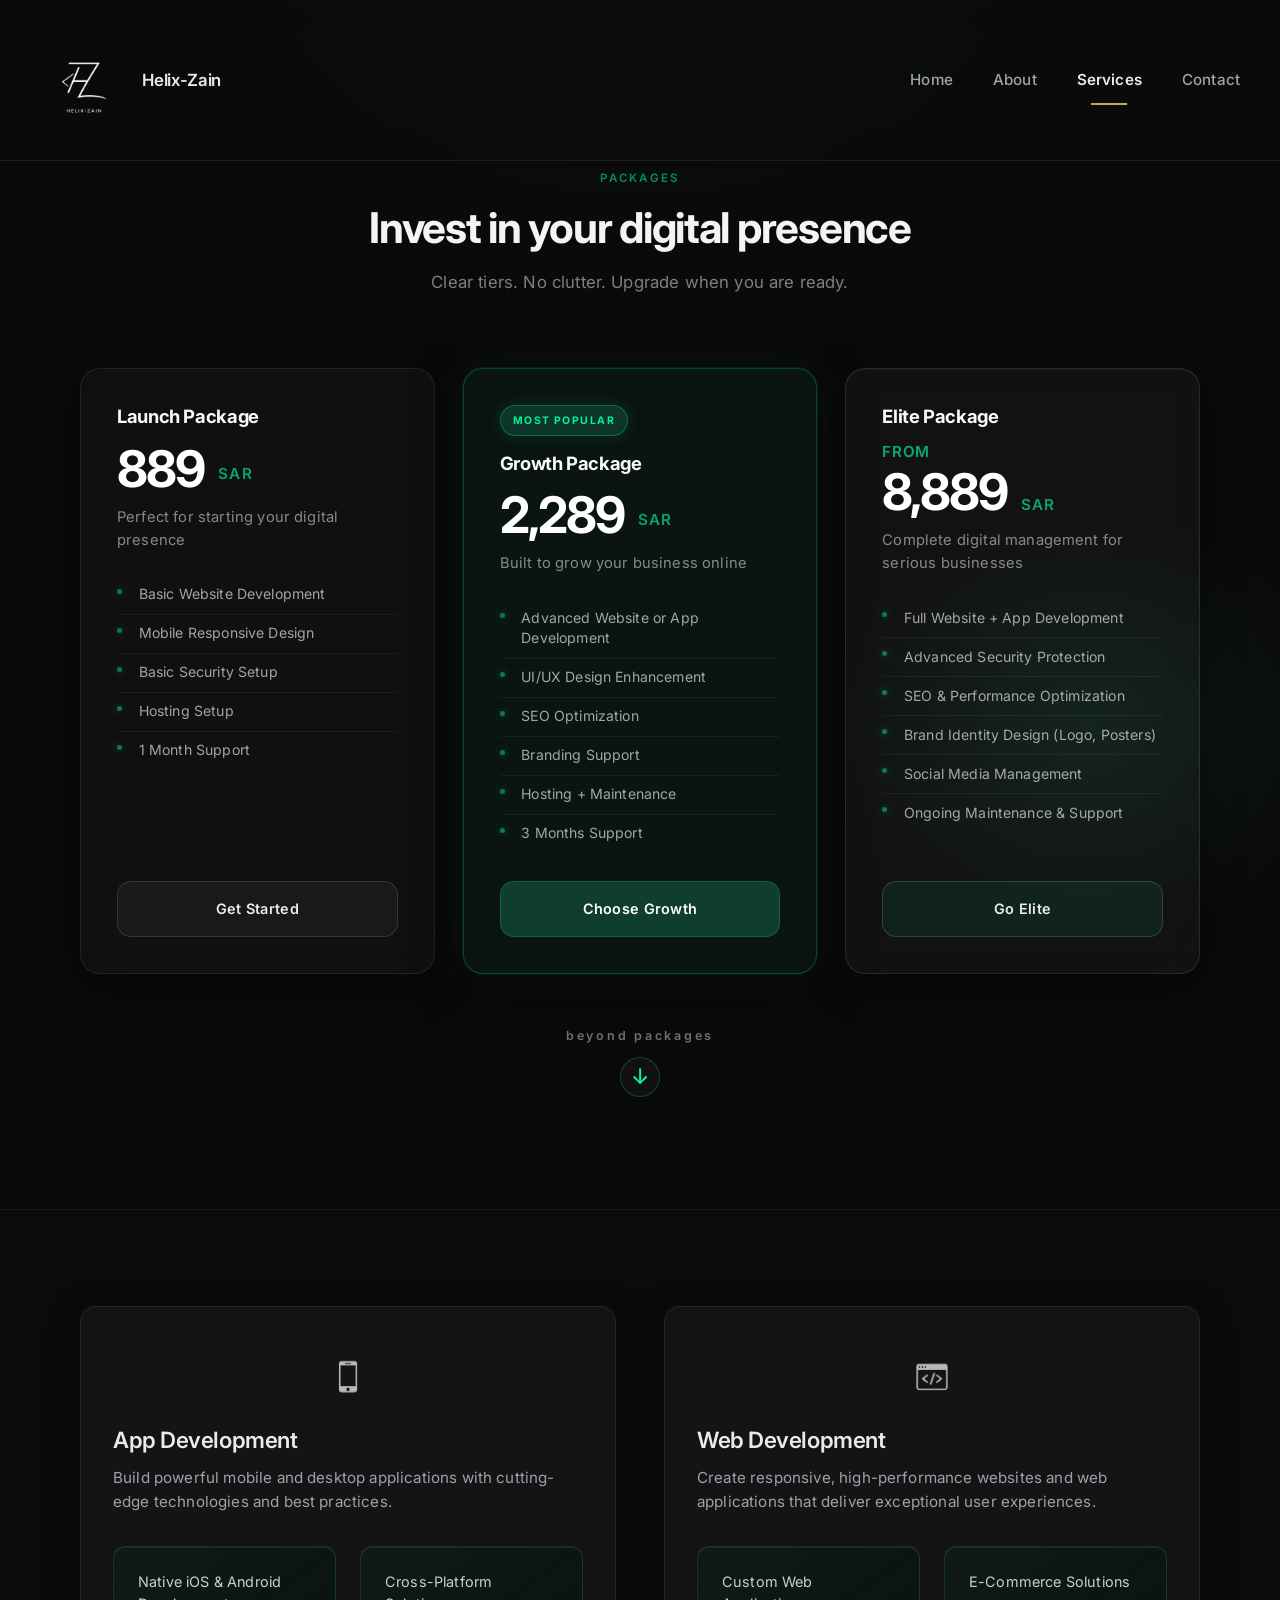
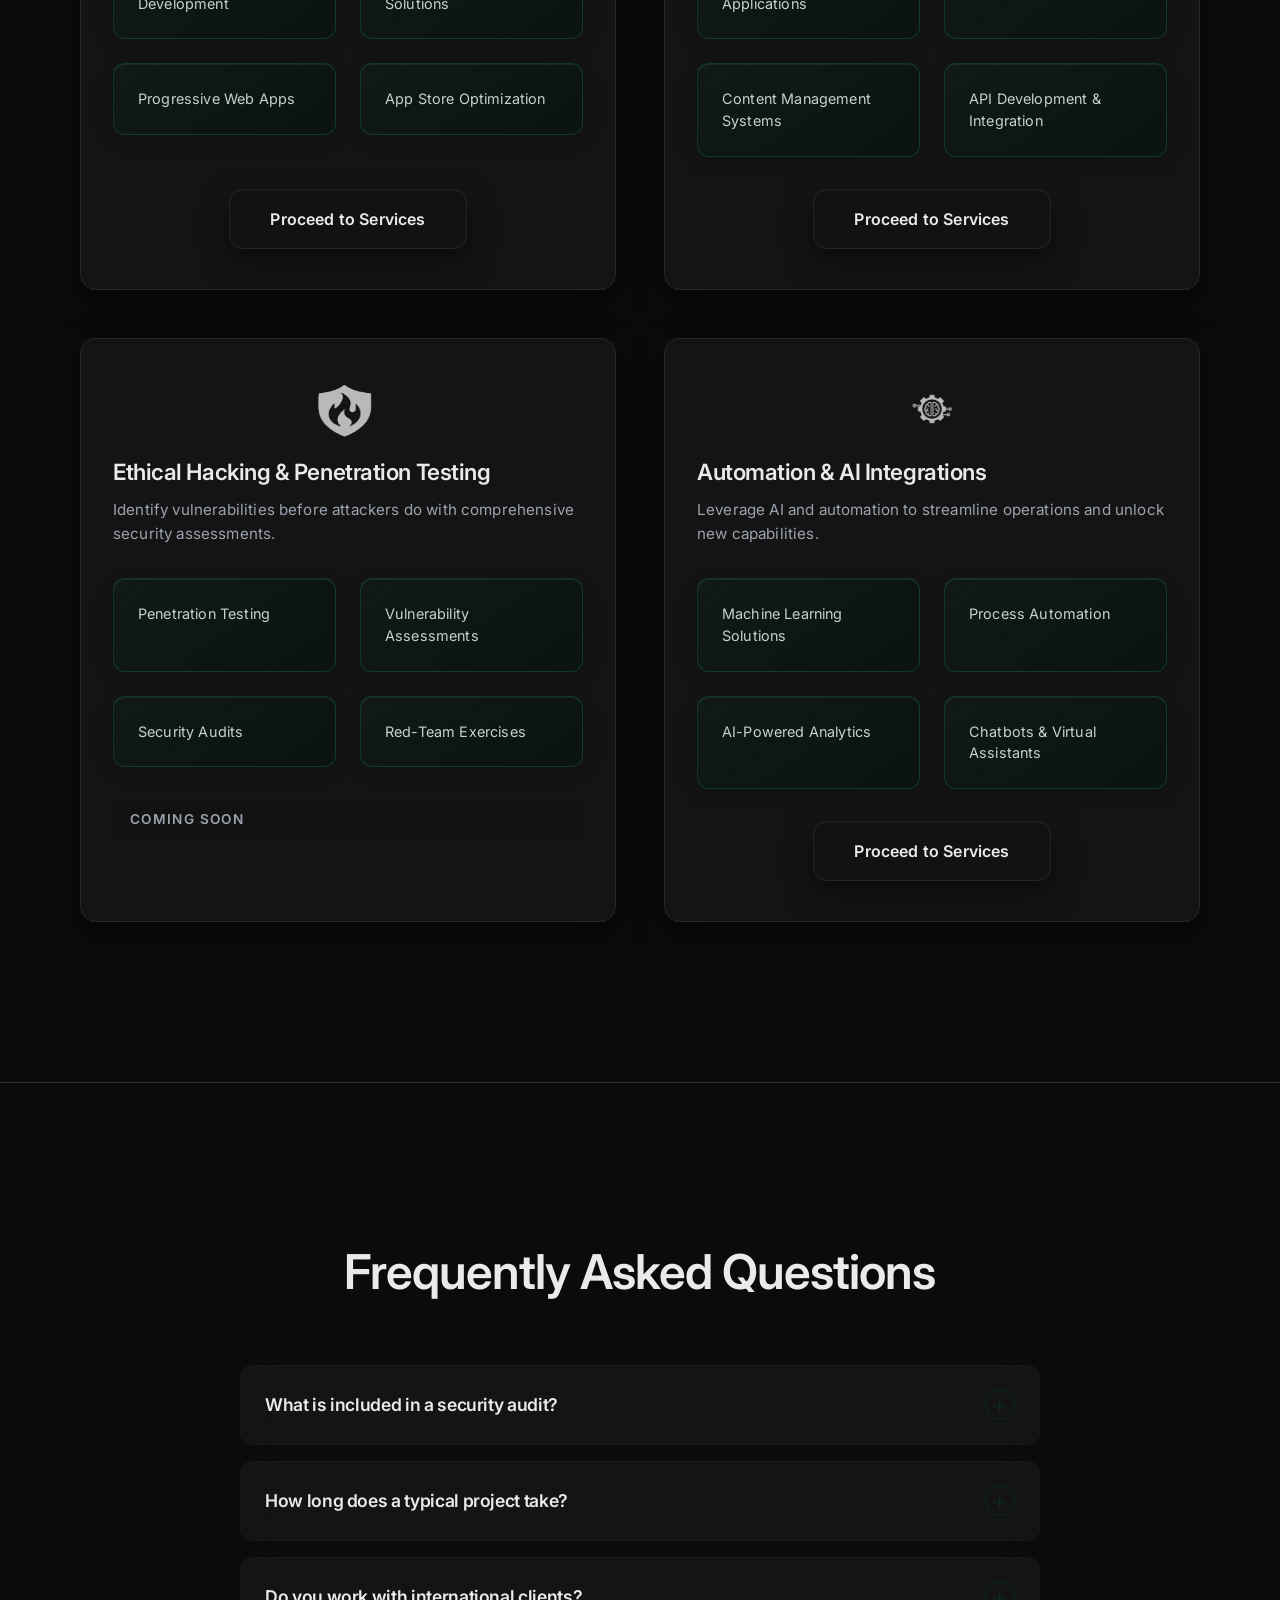
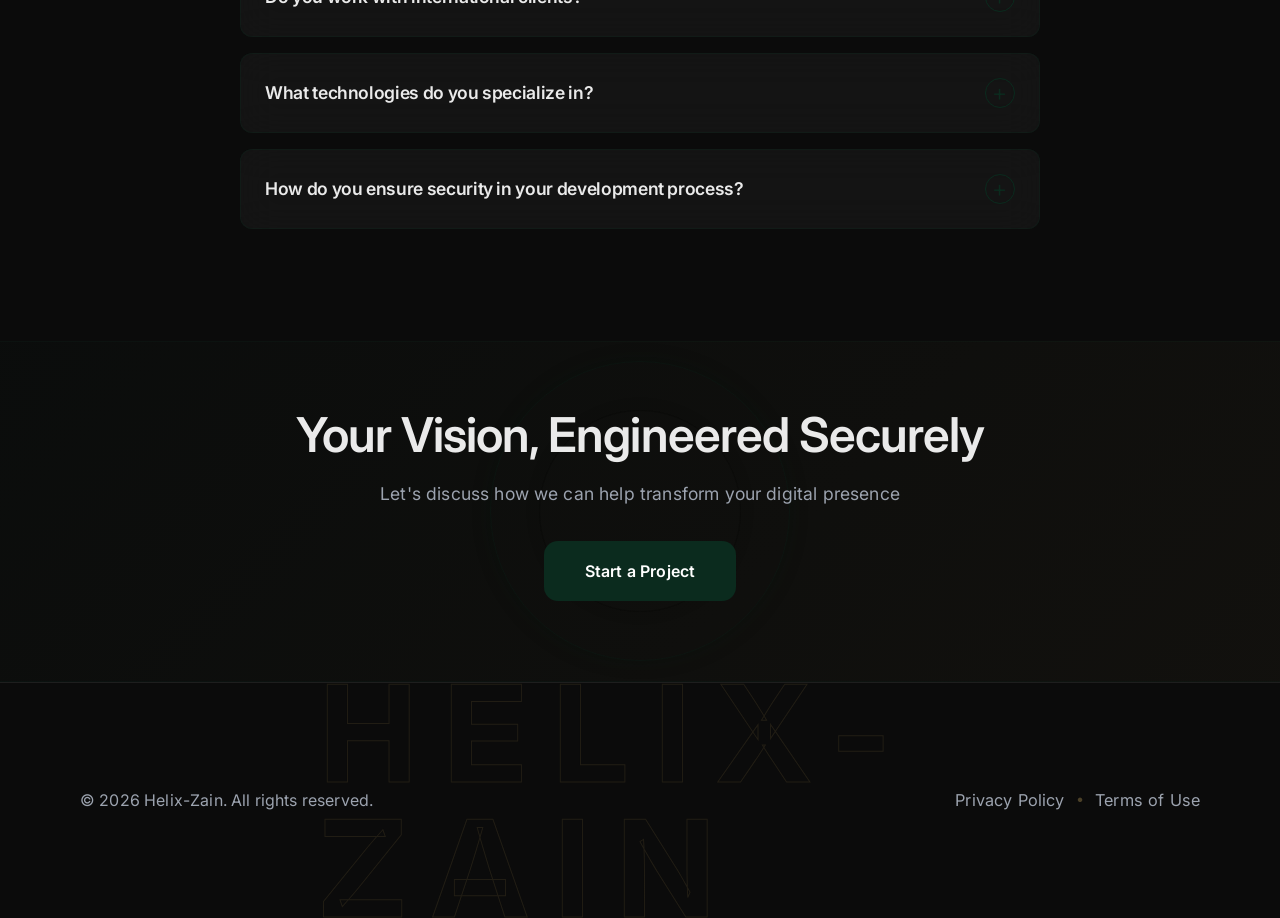
<file: services.html>
<!DOCTYPE html>
<html lang="en">
<head>
    <meta charset="UTF-8">
    <meta name="viewport" content="width=device-width, initial-scale=1.0">
    <title>Helix-Zain</title>
    <link rel="icon" type="image/png" href="assets/favicon.png">
    <link rel="stylesheet" href="css/style.css">
    <link rel="preconnect" href="https://fonts.googleapis.com">
    <link rel="preconnect" href="https://fonts.gstatic.com" crossorigin>
    <link href="https://fonts.googleapis.com/css2?family=Inter:wght@400;500;600;700&display=swap" rel="stylesheet">
</head>
<body>
    <!-- Premium Navbar -->
    <nav class="navbar">
        <div class="nav-container">
            <a href="index.html" class="nav-logo" aria-label="HELIX-ZAIN — Home">
                <img src="assets/logo.png" alt="" width="260" height="80" decoding="async" aria-hidden="true">
                <span class="nav-logo-text">Helix-Zain</span>
            </a>
            <ul class="nav-links">
                <li><a href="index.html">Home</a></li>
                <li><a href="about.html">About</a></li>
                <li><a href="services.html">Services</a></li>
                <li><a href="contact.html">Contact</a></li>
            </ul>
            <div class="hamburger">
                <span></span>
                <span></span>
                <span></span>
            </div>
        </div>
    </nav>

    <h1 class="visually-hidden">Our Services</h1>

    <!-- Premium Pricing -->
    <section class="pricing-section-premium pricing-section-premium--page-top" aria-labelledby="pricing-heading">
        <div class="pricing-section-premium__glow" aria-hidden="true"></div>
        <div class="container">
            <header class="pricing-section-premium__header reveal">
                <p class="pricing-section-premium__kicker">Packages</p>
                <h2 id="pricing-heading" class="pricing-section-premium__title">Invest in your digital presence</h2>
                <p class="pricing-section-premium__lead">Clear tiers. No clutter. Upgrade when you are ready.</p>
            </header>

            <div class="pricing-section-premium__grid">
                <article class="pricing-card reveal">
                    <h3 class="pricing-card__name">Launch Package</h3>
                    <p class="pricing-card__price" aria-label="889 Saudi riyals">889 <span class="pricing-card__currency">SAR</span></p>
                    <p class="pricing-card__tagline">Perfect for starting your digital presence</p>
                    <ul class="pricing-card__features">
                        <li>Basic Website Development</li>
                        <li>Mobile Responsive Design</li>
                        <li>Basic Security Setup</li>
                        <li>Hosting Setup</li>
                        <li>1 Month Support</li>
                    </ul>
                    <a href="service-package-detail.html?package=launch" class="pricing-card__cta">Get Started</a>
                </article>

                <article class="pricing-card pricing-card--featured reveal">
                    <span class="pricing-card__badge">Most Popular</span>
                    <h3 class="pricing-card__name">Growth Package</h3>
                    <p class="pricing-card__price" aria-label="2289 Saudi riyals">2,289 <span class="pricing-card__currency">SAR</span></p>
                    <p class="pricing-card__tagline">Built to grow your business online</p>
                    <ul class="pricing-card__features">
                        <li>Advanced Website or App Development</li>
                        <li>UI/UX Design Enhancement</li>
                        <li>SEO Optimization</li>
                        <li>Branding Support</li>
                        <li>Hosting + Maintenance</li>
                        <li>3 Months Support</li>
                    </ul>
                    <a href="service-package-detail.html?package=growth" class="pricing-card__cta pricing-card__cta--primary">Choose Growth</a>
                </article>

                <article class="pricing-card pricing-card--elite reveal">
                    <h3 class="pricing-card__name">Elite Package</h3>
                    <p class="pricing-card__price pricing-card__price--from" aria-label="Starting from 8889 Saudi riyals"><span class="pricing-card__price-prefix">From</span>8,889 <span class="pricing-card__currency">SAR</span></p>
                    <p class="pricing-card__tagline">Complete digital management for serious businesses</p>
                    <ul class="pricing-card__features">
                        <li>Full Website + App Development</li>
                        <li>Advanced Security Protection</li>
                        <li>SEO &amp; Performance Optimization</li>
                        <li>Brand Identity Design (Logo, Posters)</li>
                        <li>Social Media Management</li>
                        <li>Ongoing Maintenance &amp; Support</li>
                    </ul>
                    <a href="service-package-detail.html?package=elite" class="pricing-card__cta pricing-card__cta--elite">Go Elite</a>
                </article>
            </div>

            <div class="pricing-section-premium__beyond reveal">
                <p class="pricing-section-premium__beyond-text">beyond packages</p>
                <a href="#service-categories" class="pricing-section-premium__beyond-arrow" aria-label="Continue to service categories below">↓</a>
            </div>
        </div>
    </section>

    <!-- Service Category Grid Section -->
    <section class="services-grid-section" id="service-categories">
        <div class="container">
            <div class="services-category-grid">
                <div class="service-category-card reveal" data-request-service="app">
                    <img src="assets\6.png" alt="App Development" class="service-category-icon">
                    <h3>App Development</h3>
                    <p>Build powerful mobile and desktop applications with cutting-edge technologies and best practices.</p>
                    <ul class="service-features-list">
                        <li>Native iOS & Android Development</li>
                        <li>Cross-Platform Solutions</li>
                        <li>Progressive Web Apps</li>
                        <li>App Store Optimization</li>
                    </ul>
                    <a href="request-service.html?service=app" class="service-btn">Proceed to Services</a>
                </div>

                <div class="service-category-card reveal" data-request-service="web">
                    <img src="assets/0.png" alt="Web Development" class="service-category-icon">
                    <h3>Web Development</h3>
                    <p>Create responsive, high-performance websites and web applications that deliver exceptional user experiences.</p>
                    <ul class="service-features-list">
                        <li>Custom Web Applications</li>
                        <li>E-Commerce Solutions</li>
                        <li>Content Management Systems</li>
                        <li>API Development & Integration</li>
                    </ul>
                    <a href="request-service.html?service=web" class="service-btn">Proceed to Services</a>
                </div>

                <div class="service-category-card reveal">
                    <img src="assets/122.png" alt="Ethical Hacking" class="service-category-icon">
                    <h3>Ethical Hacking & Penetration Testing</h3>
                    <p>Identify vulnerabilities before attackers do with comprehensive security assessments.</p>
                    <ul class="service-features-list">
                        <li>Penetration Testing</li>
                        <li>Vulnerability Assessments</li>
                        <li>Security Audits</li>
                        <li>Red-Team Exercises</li>
                    </ul>
                    <div class="coming-soon-badge">Coming Soon</div>
                </div>

                <div class="service-category-card reveal" data-request-service="ai">
                    <img src="assets/9.png" alt="Automation & AI" class="service-category-icon">
                    <h3>Automation & AI Integrations</h3>
                    <p>Leverage AI and automation to streamline operations and unlock new capabilities.</p>
                    <ul class="service-features-list">
                        <li>Machine Learning Solutions</li>
                        <li>Process Automation</li>
                        <li>AI-Powered Analytics</li>
                        <li>Chatbots & Virtual Assistants</li>
                    </ul>
                    <a href="request-service.html?service=ai" class="service-btn">Proceed to Services</a>
                </div>
            </div>
        </div>
    </section>

    <!-- Divider -->
    <hr class="section-divider">

    <!-- FAQ Section -->
    <section class="faq-section">
        <div class="container">
            <h2 class="section-title reveal">Frequently Asked Questions</h2>
            <div class="faq-container reveal">
                <div class="faq-item">
                    <div class="faq-question">
                        <h3>What is included in a security audit?</h3>
                        <span class="faq-toggle">+</span>
                    </div>
                    <div class="faq-answer">
                        <p>Our security audits include comprehensive vulnerability assessments, penetration testing, security posture evaluation, and detailed recommendations report. We also provide a consultant call to discuss findings and next steps.</p>
                    </div>
                </div>
                <div class="faq-item">
                    <div class="faq-question">
                        <h3>How long does a typical project take?</h3>
                        <span class="faq-toggle">+</span>
                    </div>
                    <div class="faq-answer">
                        <p>Project timelines vary based on scope and complexity. A quick risk assessment can be completed in 1-2 weeks, while full security audits typically take 3-6 weeks. Web and app development projects range from 1-6 months depending on requirements.</p>
                    </div>
                </div>
                <div class="faq-item">
                    <div class="faq-question">
                        <h3>Do you work with international clients?</h3>
                        <span class="faq-toggle">+</span>
                    </div>
                    <div class="faq-answer">
                        <p>Yes, we serve clients globally. Our distributed team across multiple time zones allows us to provide 24/7 support and rapid response times, ensuring your projects are always moving forward regardless of your location.</p>
                    </div>
                </div>
                <div class="faq-item">
                    <div class="faq-question">
                        <h3>What technologies do you specialize in?</h3>
                        <span class="faq-toggle">+</span>
                    </div>
                    <div class="faq-answer">
                        <p>We work with a wide range of modern technologies including cloud platforms (AWS, Azure, GCP), mobile frameworks (Flutter, React Native), web technologies (React, Node.js), and DevOps tools (Docker, Kubernetes). We stay current with the latest security best practices and industry standards.</p>
                    </div>
                </div>
                <div class="faq-item">
                    <div class="faq-question">
                        <h3>How do you ensure security in your development process?</h3>
                        <span class="faq-toggle">+</span>
                    </div>
                    <div class="faq-answer">
                        <p>Security is integrated at every stage of our development process. We follow security-first engineering principles, conduct regular code reviews, implement secure coding practices, and perform security testing throughout the development lifecycle. All projects undergo security audits before deployment.</p>
                    </div>
                </div>
            </div>
        </div>
    </section>

    <!-- Final CTA Section -->
    <section class="services-cta-section">
        <div class="hologram-ring"></div>
        <div class="container">
            <div class="services-cta-content reveal">
                <h2>Your Vision, Engineered Securely</h2>
                <p>Let's discuss how we can help transform your digital presence</p>
                <div class="services-cta-buttons">
                    <a href="start-project.html" class="cta-primary">Start a Project</a>
                </div>
            </div>
        </div>
    </section>

    <!-- Footer -->
    <footer class="footer">
        <div class="container">
            <div class="footer-content">
                <div class="footer-left">© 2026 Helix-Zain. All rights reserved.</div>
                <div class="footer-links">
                    <a href="privacy-policy.html">Privacy Policy</a>
                    <span class="footer-separator">•</span>
                    <a href="terms-of-use.html">Terms of Use</a>
                </div>
            </div>
        </div>
    </footer>

    <script src="js/script.js"></script>
    <script>
        // Wait for DOM to be fully loaded
        document.addEventListener('DOMContentLoaded', function() {
            // Navbar scroll effect
            window.addEventListener('scroll', function() {
                const navbar = document.querySelector('.navbar');
                if (window.scrollY > 50) {
                    navbar.classList.add('scrolled');
                } else {
                    navbar.classList.remove('scrolled');
                }
            });

            // Reveal animations
            const reveals = document.querySelectorAll('.reveal');
            const revealObserver = new IntersectionObserver((entries) => {
                entries.forEach(entry => {
                    if (entry.isIntersecting) {
                        entry.target.classList.add('active');
                    }
                });
            }, { threshold: 0.1 });
            reveals.forEach(reveal => revealObserver.observe(reveal));

            // Set active nav item based on current page
            function setActiveNavItem() {
                const pathname = window.location.pathname;
                const currentPath = pathname.split('/').pop() || '';
                
                // Handle root path
                const isRoot = pathname === '/' || currentPath === '' || currentPath === 'index.html';
                
                const navLinks = document.querySelectorAll('.nav-links a');
                navLinks.forEach(link => {
                    link.classList.remove('active');
                    const href = link.getAttribute('href');
                    
                    // Remove .html extension for comparison
                    const hrefPath = href.replace('.html', '');
                    const currentPathClean = currentPath.replace('.html', '');
                    
                    // Check if this link matches current page
                    if (isRoot && (href === 'index.html' || href === '/' || hrefPath === '')) {
                        link.classList.add('active');
                    } else if (!isRoot && (hrefPath === currentPathClean || href === currentPath)) {
                        link.classList.add('active');
                    }
                });
            }
            
            // Run on page load
            setActiveNavItem();

            // FAQ Toggle - Initialize after a short delay to ensure script.js doesn't interfere
            setTimeout(function() {
                const faqQuestions = document.querySelectorAll('.faq-question');
                faqQuestions.forEach(question => {
                    // Remove any existing event listeners by cloning
                    const newQuestion = question.cloneNode(true);
                    question.parentNode.replaceChild(newQuestion, question);
                    
                    newQuestion.addEventListener('click', function(e) {
                        e.stopPropagation();
                        const item = this.closest('.faq-item');
                        if (!item) return;
                        
                        const isActive = item.classList.contains('active');
                        
                        // Close all FAQ items
                        document.querySelectorAll('.faq-item').forEach(faq => {
                            faq.classList.remove('active');
                        });
                        
                        // Open clicked item if it wasn't active
                        if (!isActive) {
                            item.classList.add('active');
                        }
                    });
                });
            }, 100);
        });
    </script>
</body>
</html>
</file>
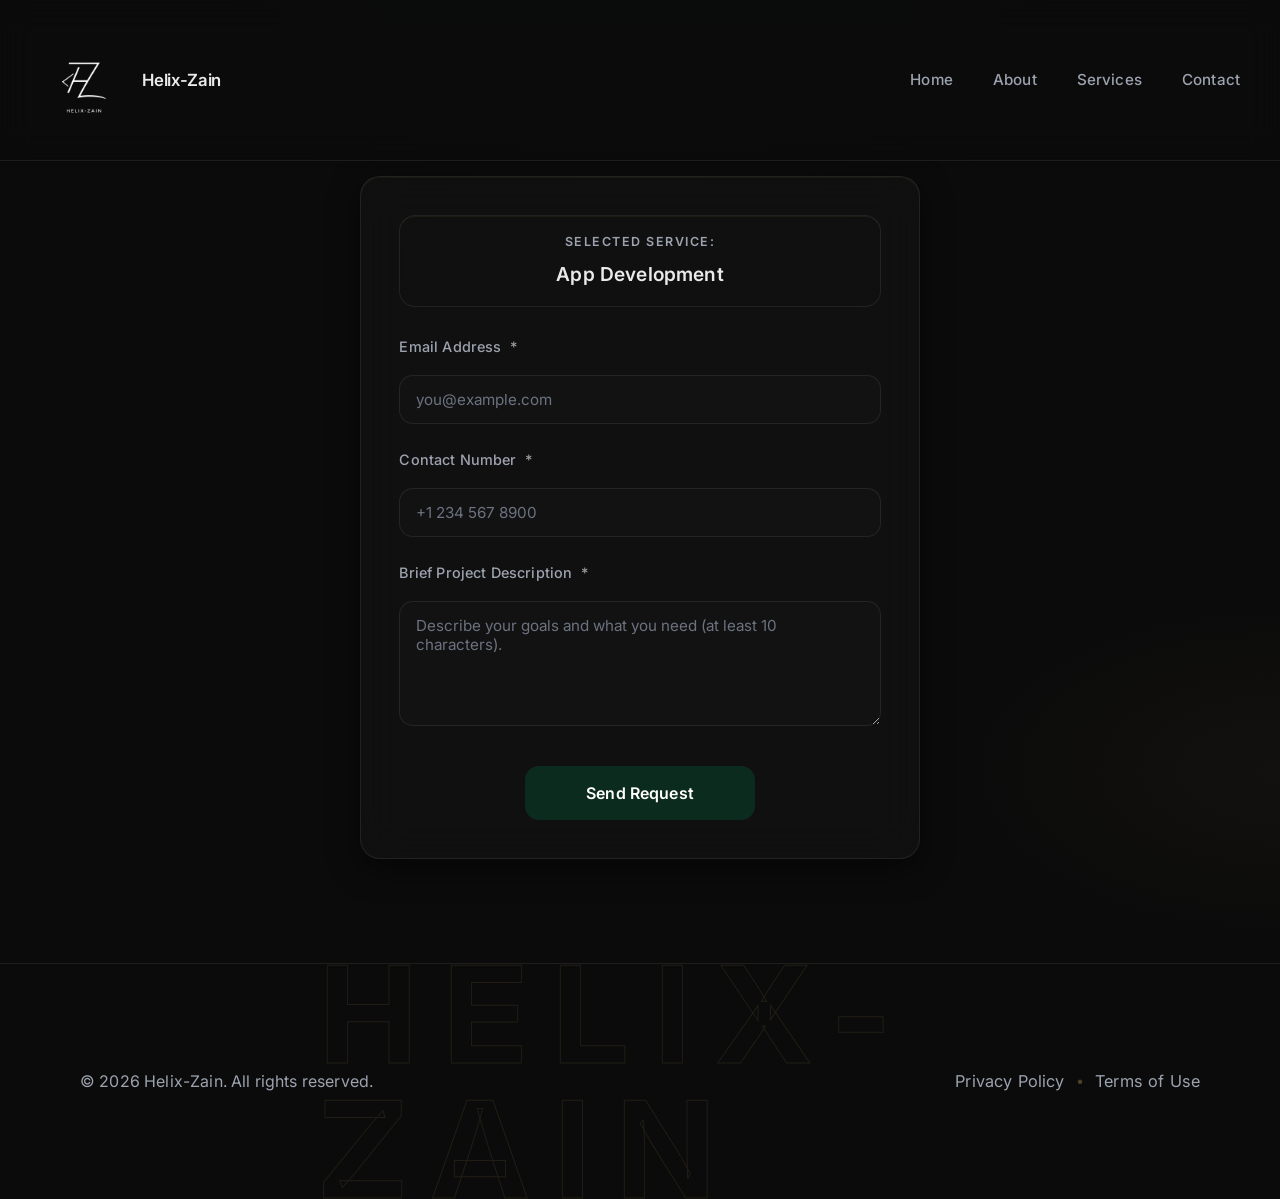
<file: consultation/app-development.html>
<!DOCTYPE html>
<html lang="en">
<head>
    <meta charset="UTF-8">
    <meta name="viewport" content="width=device-width, initial-scale=1.0">
    <title>Helix-Zain</title>
    <link rel="icon" type="image/png" href="../assets/favicon.png">
    <meta http-equiv="refresh" content="0; url=../request-service.html?service=app">
    <link rel="canonical" href="../request-service.html?service=app">
    <script>
        location.replace('../request-service.html?service=app');
    </script>
</head>
<body>
    <p>Redirecting to the <a href="../request-service.html?service=app">service request form</a>…</p>
</body>
</html>
</file>
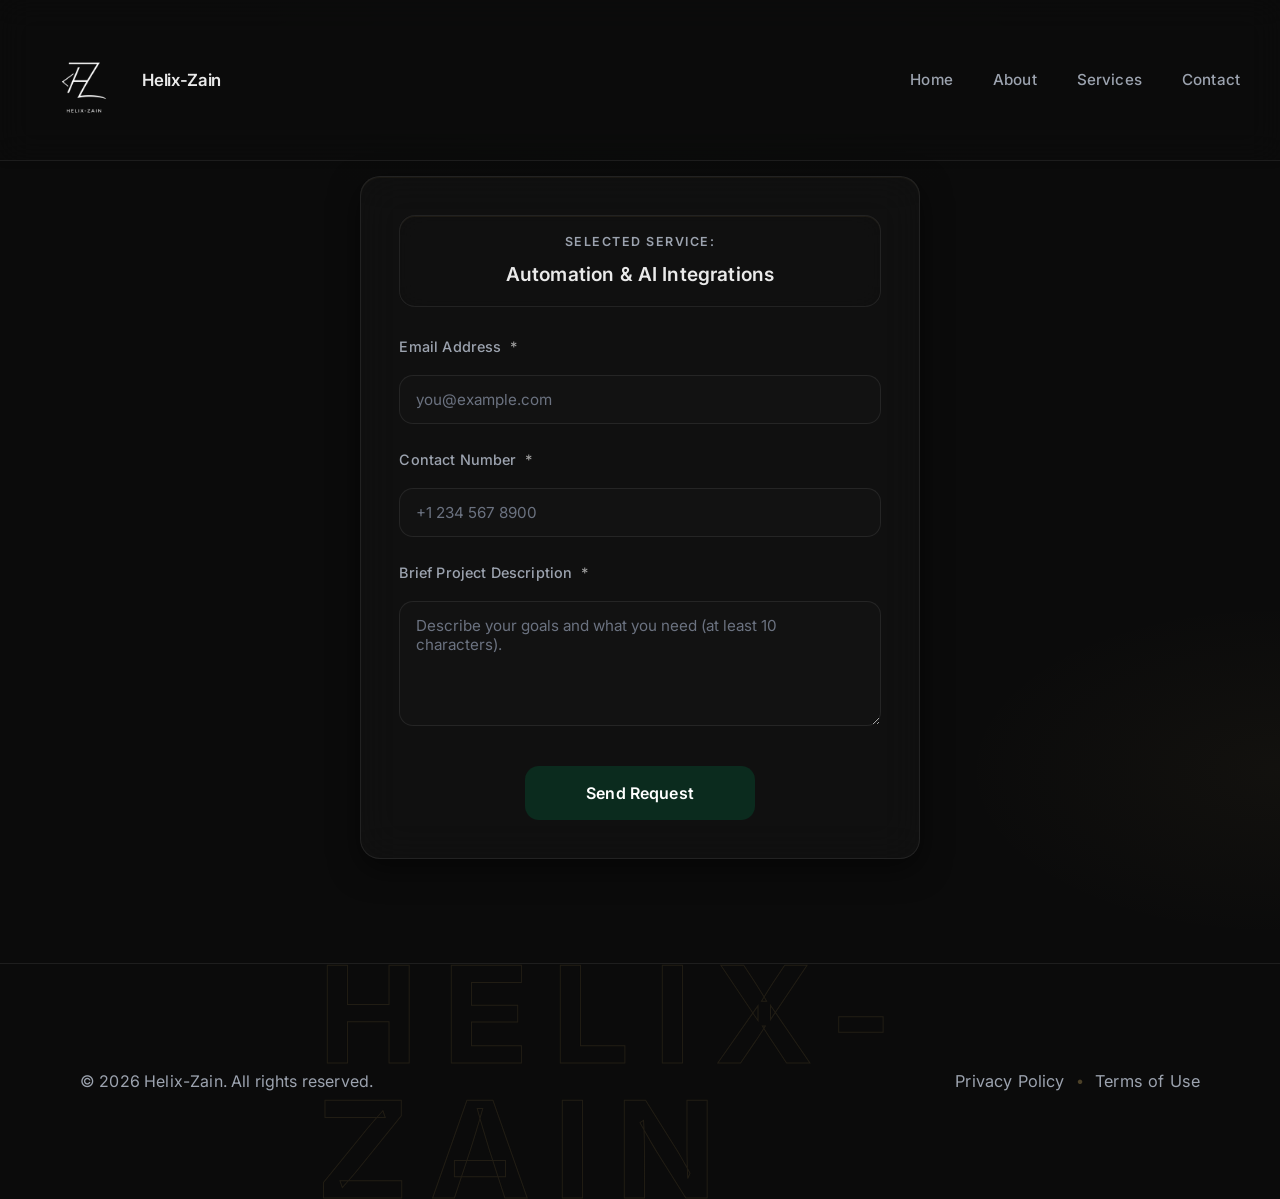
<file: consultation/automation-ai.html>
<!DOCTYPE html>
<html lang="en">
<head>
    <meta charset="UTF-8">
    <meta name="viewport" content="width=device-width, initial-scale=1.0">
    <title>Helix-Zain</title>
    <link rel="icon" type="image/png" href="../assets/favicon.png">
    <meta http-equiv="refresh" content="0; url=../request-service.html?service=ai">
    <link rel="canonical" href="../request-service.html?service=ai">
    <script>
        location.replace('../request-service.html?service=ai');
    </script>
</head>
<body>
    <p>Redirecting to the <a href="../request-service.html?service=ai">service request form</a>…</p>
</body>
</html>
</file>
<file: css/style.css>
/* ====================================================================
   HELIX-ZAIN — LUXURY DESIGN SYSTEM
   Black + Emerald + Subtle Gold (minimal, high-end)
   ==================================================================== */

/* ===== RESET & BASE ===== */
* {
    margin: 0;
    padding: 0;
    box-sizing: border-box;
}

:root {
    /* Surfaces */
    --bg-primary: #0B0B0B;
    --bg-secondary: #121212;
    --bg-elevated: #1A1A1A;
    --bg-glass: rgba(255, 255, 255, 0.04);
    --bg-glass-hover: rgba(255, 255, 255, 0.06);

    /* Brand */
    --emerald: #0B2B1E;
    --emerald-hover: #0F3A28;
    --emerald-active: #071912;
    --gold: #C6A75E;

    /* Text */
    --text-primary: #EAEAEA;
    --text-secondary: #9CA3AF;
    --text-muted: #6B7280;

    /* Structure */
    --border: rgba(255, 255, 255, 0.08);
    --shadow-card: 0 10px 30px rgba(0, 0, 0, 0.5);
    --shadow-emerald-glow: 0 0 12px rgba(11, 43, 30, 0.45);
    --focus-ring: 0 0 0 2px rgba(11, 43, 30, 0.25);

    /* Legacy aliases (existing selectors) */
    --accent-navy: var(--emerald);
    --accent-navy-alt: var(--emerald-hover);
    --accent-green: var(--emerald);
    --accent-green-dark: var(--emerald-active);
    --neon-blue: var(--emerald);
    --neon-purple: var(--emerald-hover);

    --blur-glass: blur(18px);
    --border-subtle: 1px;
    --transition: all 0.28s ease;
    --transition-fast: all 0.2s ease;
}

/* ===== TYPOGRAPHY ===== */
@import url('https://fonts.googleapis.com/css2?family=Inter:wght@400;500;600;700&display=swap');

body {
    font-family: 'Inter', system-ui, -apple-system, 'Segoe UI', sans-serif;
    background: var(--bg-primary);
    color: var(--text-primary);
    line-height: 1.65;
    overflow-x: hidden;
    min-height: 100vh;
    position: relative;
    font-weight: 400;
    letter-spacing: 0.01em;
}

/* Ambient depth: barely visible radial + soft grid */
body::before {
    content: '';
    position: fixed;
    top: 0;
    left: 0;
    width: 100%;
    height: 100%;
    background-image:
        radial-gradient(ellipse 80% 55% at 50% -10%, rgba(11, 43, 30, 0.07), transparent 55%),
        radial-gradient(ellipse 60% 40% at 100% 100%, rgba(198, 167, 94, 0.04), transparent 50%),
        linear-gradient(rgba(255, 255, 255, 0.02) 1px, transparent 1px),
        linear-gradient(90deg, rgba(255, 255, 255, 0.02) 1px, transparent 1px);
    background-size: auto, auto, 56px 56px, 56px 56px;
    pointer-events: none;
    z-index: 0;
    opacity: 1;
}

body::after {
    display: none;
}

h1, h2, h3, h4, h5, h6 {
    font-family: 'Inter', system-ui, -apple-system, sans-serif;
    font-weight: 600;
    line-height: 1.2;
    letter-spacing: -0.02em;
    color: var(--text-primary);
}

h1 {
    font-size: clamp(2.5rem, 5vw, 4.5rem);
    font-weight: 600;
}

h2 {
    font-size: clamp(2rem, 4vw, 3rem);
    font-weight: 600;
}

h3 {
    font-size: clamp(1.5rem, 3vw, 2rem);
    font-weight: 600;
}

h4 {
    font-weight: 600;
}

.container {
    max-width: 1200px;
    margin: 0 auto;
    padding: 0 40px;
    position: relative;
    z-index: 1;
}

/* ===== NAVBAR ===== */
.navbar {
    position: fixed;
    top: 0;
    width: 100%;
    background: rgba(11, 11, 11, 0.82);
    backdrop-filter: blur(16px) saturate(120%);
    -webkit-backdrop-filter: blur(16px) saturate(120%);
    border-bottom: 1px solid var(--border);
    box-shadow: 0 1px 0 rgba(198, 167, 94, 0.12);
    z-index: 1000;
    transition: var(--transition);
    overflow: visible;
}

.navbar.scrolled {
    background: rgba(11, 11, 11, 0.92);
    box-shadow: 0 8px 24px rgba(0, 0, 0, 0.45), 0 1px 0 rgba(198, 167, 94, 0.1);
}

.nav-container {
    display: flex;
    justify-content: space-between;
    align-items: center;
    padding: 2rem 40px;
    max-width: 1400px;
    margin: 0 auto;
    overflow: visible;
    min-height: 88px;
}

/* Plain text logo (e.g. services page) */
.nav-container .logo {
    font-family: 'Inter', system-ui, sans-serif;
    font-weight: 600;
    font-size: 1rem;
    letter-spacing: 0.18em;
    text-transform: uppercase;
    color: var(--text-primary);
}

.nav-logo {
    display: inline-flex;
    align-items: center;
    gap: 0.65rem;
    flex-shrink: 0;
    line-height: 0;
    text-decoration: none;
    transition: var(--transition);
    margin-left: -4px;
}

.nav-logo-text {
    font-family: 'Inter', system-ui, sans-serif;
    font-weight: 600;
    font-size: 1.05rem;
    letter-spacing: -0.02em;
    color: var(--text-primary);
    line-height: 1.2;
    white-space: nowrap;
}

.nav-logo:hover {
    opacity: 0.9;
}

.nav-logo:focus-visible {
    outline: 2px solid rgba(255, 255, 255, 0.5);
    outline-offset: 4px;
    border-radius: 4px;
}

.nav-logo img {
    display: block;
    height: 96px;
    width: auto;
    max-width: min(470px, 76vw);
    object-fit: contain;
    object-position: left center;
    filter: brightness(0) invert(1);
}

.nav-links {
    display: flex;
    list-style: none;
    gap: 2.5rem;
    overflow: visible;
}

.nav-links a,
.nav-links a:link,
.nav-links a:visited {
    color: var(--text-secondary);
    text-decoration: none;
    font-family: 'Inter', system-ui, sans-serif;
    font-weight: 500;
    font-size: 0.95rem;
    letter-spacing: 0.01em;
    transition: color 0.3s ease;
    position: relative;
    padding: 0.5rem 0;
    display: inline-block;
}

/* Inactive nav items - no underline */
.nav-links a::after {
    content: '';
    position: absolute;
    width: 0;
    height: 0;
    left: 50%;
    transform: translateX(-50%);
    bottom: 0;
    background: transparent;
    transition: all 0.3s ease;
}

/* Active nav item - white with thin white underline */
.nav-links a.active {
    color: var(--text-primary);
    font-weight: 600;
    position: relative;
}

/* Active nav item underline - ultra-premium style */
.nav-links a.active::after {
    content: '';
    position: absolute;
    width: 55%;
    height: 2px;
    left: 50%;
    transform: translateX(-50%) scaleX(1);
    bottom: -4px;
    background: var(--gold);
    animation: underlineIn 0.3s ease;
}

@keyframes underlineIn {
    from {
        transform: translateX(-50%) scaleX(0);
    }
    to {
        transform: translateX(-50%) scaleX(1);
    }
}

/* Hover state - text transitions to white (non-active) */
.nav-links a:hover:not(.active) {
    color: var(--text-primary);
}

/* Active item hover - maintain active state */
.nav-links a.active:hover {
    color: var(--text-primary);
}

.hamburger {
    display: none;
    flex-direction: column;
    cursor: pointer;
    gap: 5px;
}

.hamburger span {
    width: 25px;
    height: 2px;
    background: var(--text-primary);
    transition: var(--transition);
}

.hamburger.active span:nth-child(1) {
    transform: rotate(45deg) translate(6px, 6px);
    background: var(--text-primary);
}

.hamburger.active span:nth-child(2) {
    opacity: 0;
}

.hamburger.active span:nth-child(3) {
    transform: rotate(-45deg) translate(7px, -7px);
    background: var(--text-primary);
}

/* ===== HERO SECTIONS ===== */
.home-hero, .about-hero, .services-hero, .page-hero, .start-project-hero {
    min-height: 100vh;
    display: flex;
    align-items: center;
    justify-content: center;
    position: relative;
    padding: 130px 0 80px;
    overflow: hidden;
}

.home-hero-background, .about-hero-background, .services-hero-background, .start-project-hero-background {
    position: absolute;
    top: 0;
    left: 0;
    width: 100%;
    height: 100%;
    background: var(--bg-primary);
    z-index: 0;
}


/* Scanlines Effect - Subtle */
.scanlines {
    position: absolute;
    top: 0;
    left: 0;
    width: 100%;
    height: 100%;
    background: repeating-linear-gradient(
        0deg,
        transparent,
        transparent 2px,
        rgba(11, 43, 30, 0.03) 2px,
        rgba(11, 43, 30, 0.03) 4px
    );
    pointer-events: none;
    z-index: 2;
    animation: scanlineMove 8s linear infinite;
    opacity: 0.35;
}

@keyframes scanlineMove {
    0% { transform: translateY(0); }
    100% { transform: translateY(20px); }
}

/* 3D Hologram Sphere */
.hologram-sphere {
    position: absolute;
    left: 50%;
    top: 50%;
    transform: translate(-50%, -50%);
    width: 400px;
    height: 400px;
    z-index: 1;
    opacity: 1;
}

.hologram-sphere::before {
    content: '';
    position: absolute;
    width: 100%;
    height: 100%;
    border-radius: 50%;
    border: 1px solid rgba(11, 43, 30, 0.35);
    box-shadow: 0 0 40px rgba(11, 43, 30, 0.12), 0 0 0 1px rgba(198, 167, 94, 0.08);
    animation: rotate3d 30s linear infinite;
    opacity: 1;
}

.hologram-sphere::after {
    content: '';
    position: absolute;
    width: 100%;
    height: 100%;
    border-radius: 50%;
    border: 1px solid rgba(198, 167, 94, 0.15);
    box-shadow: 0 0 32px rgba(11, 43, 30, 0.08);
    animation: rotate3d 25s linear infinite reverse;
    transform: rotateX(60deg);
    opacity: 1;
}

@keyframes rotate3d {
    0% { transform: rotateY(0deg) rotateX(0deg); }
    100% { transform: rotateY(360deg) rotateX(360deg); }
}

.home-hero-content, .about-hero h1, .services-hero h1, .page-hero h1, .start-project-hero-content {
    position: relative;
    z-index: 3;
    text-align: center;
    max-width: 900px;
    margin: 0 auto;
}

.home-hero h1, .about-hero h1, .services-hero h1, .page-hero h1, .start-project-hero-content h1 {
    color: var(--text-primary);
    margin-bottom: 2rem;
    text-shadow: none;
}

/* Hero quote + signature: main line reads as the message; line below as someone named “safe hands” */
.home-hero-title {
    display: flex;
    flex-direction: column;
    align-items: center;
    gap: 0.35em;
}

.home-hero-headline {
    display: block;
}

.home-hero-attribution {
    display: block;
    align-self: flex-end;
    max-width: 100%;
    padding-right: clamp(0px, 4vw, 1.5rem);
    font-family: 'Inter', system-ui, sans-serif;
    font-size: max(0.72rem, 0.34em);
    font-style: italic;
    font-weight: 500;
    letter-spacing: 0.06em;
    line-height: 1.35;
    color: rgba(255, 255, 255, 0.78);
    text-shadow: none;
}

.home-service-bullets {
    grid-template-columns: 1fr;
    margin-top: 1.25rem;
}

.home-why-choose-section {
    text-align: center;
}

.home-why-choose-list {
    max-width: 34rem;
    margin: 1.5rem auto 0;
    padding: 0;
    list-style: none;
    text-align: left;
}

.home-why-choose-list li {
    position: relative;
    padding: 0.75rem 0 0.75rem 2rem;
    color: var(--text-secondary);
    font-size: 1rem;
    line-height: 1.5;
    font-family: 'Inter', system-ui, sans-serif;
    background: none;
    border: none;
}

.home-why-choose-list li::before {
    content: '✔';
    position: absolute;
    left: 0;
    color: rgba(198, 167, 94, 0.9);
    font-size: 0.95rem;
}

.home-hero-subtitle, .about-hero-subtitle, .services-hero-subtitle, .page-subtitle, .start-project-hero-subtitle {
    font-size: clamp(1.1rem, 2vw, 1.5rem);
    color: var(--text-muted);
    font-weight: 400;
    margin-bottom: 3rem;
    line-height: 1.6;
}

.home-hero-arabic-tagline {
    font-size: clamp(1.6rem, 3vw, 2.4rem);
    color: #fff;
    font-weight: 500;
    margin-bottom: 2rem;
}

.home-hero-buttons {
    display: flex;
    gap: 1.5rem;
    justify-content: center;
    flex-wrap: wrap;
    margin-top: 2rem;
}

/* ===== BUTTONS ===== */
.cta-primary, .submit-btn, .start-project-submit-btn {
    display: inline-block;
    padding: 1rem 2.5rem;
    background: var(--emerald);
    color: #fff;
    text-decoration: none;
    font-family: 'Inter', system-ui, sans-serif;
    font-weight: 600;
    font-size: 1rem;
    letter-spacing: 0.01em;
    border-radius: 14px;
    border: 1px solid transparent;
    box-shadow: none;
    transition: var(--transition);
    position: relative;
    overflow: hidden;
    cursor: pointer;
}

.service-btn {
    display: inline-block;
    padding: 1rem 2.5rem;
    background: var(--bg-secondary);
    backdrop-filter: var(--blur-glass);
    -webkit-backdrop-filter: var(--blur-glass);
    color: var(--text-primary);
    text-decoration: none;
    font-family: 'Inter', system-ui, sans-serif;
    font-weight: 600;
    font-size: 1rem;
    letter-spacing: 0.01em;
    border-radius: 14px;
    border: 1px solid var(--border);
    box-shadow: var(--shadow-card);
    transition: var(--transition);
    position: relative;
    overflow: hidden;
    cursor: pointer;
    text-align: center;
    margin: 0 auto;
}

.cta-primary::before, .submit-btn::before, .start-project-submit-btn::before {
    display: none;
}

.cta-primary:hover::before, .submit-btn:hover::before, .start-project-submit-btn:hover::before {
    display: none;
}

.service-btn::before {
    display: none;
}

.service-btn:hover::before {
    display: none;
}

.cta-primary:hover, .submit-btn:hover, .start-project-submit-btn:hover {
    transform: scale(1.02);
    background: var(--emerald-hover);
    border-color: transparent;
    box-shadow: var(--shadow-emerald-glow);
}

.cta-primary:active, .submit-btn:active, .start-project-submit-btn:active {
    background: var(--emerald-active);
    transform: scale(0.99);
}

.service-btn:hover {
    transform: scale(1.02);
    background: var(--bg-elevated);
    border-color: rgba(11, 43, 30, 0.35);
    box-shadow: var(--shadow-card), 0 0 0 1px rgba(11, 43, 30, 0.15);
}

.cta-secondary {
    display: inline-block;
    padding: 1rem 2.5rem;
    background: transparent;
    color: var(--text-primary);
    text-decoration: none;
    font-family: 'Inter', system-ui, sans-serif;
    font-weight: 600;
    font-size: 1rem;
    letter-spacing: 0.01em;
    border-radius: 14px;
    border: 1px solid var(--border);
    box-shadow: none;
    transition: var(--transition);
    position: relative;
    overflow: hidden;
}

.cta-secondary::before {
    display: none;
}

.cta-secondary:hover {
    background: var(--bg-secondary);
    border-color: rgba(11, 43, 30, 0.35);
    box-shadow: none;
    transform: scale(1.02);
}

/* ===== GLASS CARDS ===== */
.glass-card, .value-card, .service-category-card, .tech-item {
    background: var(--bg-secondary);
    backdrop-filter: var(--blur-glass);
    -webkit-backdrop-filter: var(--blur-glass);
    border: 1px solid var(--border);
    border-radius: 18px;
    padding: 1rem;
    box-shadow: var(--shadow-card);
    transition: var(--transition);
    position: relative;
    overflow: hidden;
}

.glass-card::before, .value-card::before {
    display: none;
}

.glass-card::after, .value-card::after, .service-category-card::after, .tech-item::after {
    content: '';
    position: absolute;
    inset: 0;
    border-radius: inherit;
    border: 1px solid transparent;
    background: linear-gradient(135deg, rgba(198, 167, 94, 0.12), transparent 40%, rgba(11, 43, 30, 0.08));
    opacity: 0;
    pointer-events: none;
    z-index: 0;
    transition: opacity 0.35s ease;
}

.glass-card:hover::after, .value-card:hover::after, .service-category-card:hover::after {
    opacity: 1;
}

.tech-item:hover::after {
    opacity: 0;
}

.glass-card:hover, .value-card:hover, .service-category-card:hover {
    transform: translateY(-3px) scale(1.02);
    border-color: rgba(11, 43, 30, 0.25);
    box-shadow: var(--shadow-card), 0 0 0 1px rgba(198, 167, 94, 0.1);
    transition: var(--transition);
}

.tech-item:hover {
    transform: translateY(-3px) scale(1.02);
    border-color: var(--border);
    box-shadow: var(--shadow-card);
    transition: var(--transition);
}

.glass-card > *, .value-card > * {
    position: relative;
    z-index: 1;
}

/* Hologram Pattern Overlay - Hidden for case study cards */
.home-case-study-card .hologram-pattern {
    display: none;
}

/* Hologram Pattern Overlay - For other cards */
.hologram-pattern {
    position: absolute;
    top: 0;
    left: 0;
    width: 100%;
    height: 100%;
    background-image: 
        repeating-linear-gradient(0deg, transparent, transparent 2px, rgba(11, 43, 30, 0.04) 2px, rgba(11, 43, 30, 0.04) 4px),
        repeating-linear-gradient(90deg, transparent, transparent 2px, rgba(11, 43, 30, 0.04) 2px, rgba(11, 43, 30, 0.04) 4px);
    opacity: 0.3;
    pointer-events: none;
    z-index: 0;
}

/* ===== CREDIBILITY STRIP ===== */
.credibility-strip {
    width: 100%;
    padding: 2.5rem 0;
    position: relative;
    z-index: 2;
    background: var(--bg-primary);
    display: block;
    clear: both;
}

.credibility-strip-content {
    display: grid;
    grid-template-columns: repeat(4, 1fr);
    gap: 0;
    align-items: center;
    max-width: 1200px;
    margin: 0 auto;
    padding: 0 1.5rem;
}

.credibility-item {
    font-family: 'Inter', system-ui, sans-serif;
    font-weight: 500;
    font-size: 1rem;
    letter-spacing: 0.02em;
    color: var(--text-primary);
    text-align: center;
    padding: 1.25rem 1.5rem;
    position: relative;
}

.credibility-item:not(:last-child)::after {
    content: '';
    position: absolute;
    right: 0;
    top: 50%;
    transform: translateY(-50%);
    width: 1px;
    height: 40%;
    background: linear-gradient(180deg, transparent, rgba(198, 167, 94, 0.35), transparent);
}

/* Tablet: 2 items per row */
@media (max-width: 991px) {
    .credibility-strip {
        padding: 2rem 0;
    }
    
    .credibility-strip-content {
        grid-template-columns: repeat(2, 1fr);
    }
    
    .credibility-item::after {
        display: none;
    }
    
    .credibility-item:nth-child(1)::after,
    .credibility-item:nth-child(3)::after {
        display: block;
    }
}

/* Mobile: Stacked vertically */
@media (max-width: 767px) {
    .credibility-strip {
        padding: 2rem 0;
    }
    
    .credibility-strip-content {
        grid-template-columns: 1fr;
        padding: 0 1.5rem;
    }
    
    .credibility-item {
        padding: 1rem 1.5rem;
        text-align: left;
    }
    
    .credibility-item::after {
        display: none;
    }
    
    .credibility-item:not(:last-child) {
        border-bottom: 1px solid rgba(11, 43, 30, 0.3);
    }
}

/* ===== TRUST STRIP ===== */
.trust-strip {
    padding: 3rem 0;
    position: relative;
    z-index: 1;
}

.trust-strip-content {
    background: var(--bg-glass);
    backdrop-filter: var(--blur-glass);
    -webkit-backdrop-filter: var(--blur-glass);
    border: 1.5px solid rgba(11, 43, 30, 0.3);
    border-radius: 16px;
    padding: 2rem;
    display: flex;
    justify-content: space-between;
    align-items: center;
    flex-wrap: wrap;
    gap: 2rem;
}

.trust-strip-text {
    color: var(--text-secondary);
    font-size: 1.1rem;
}

.trust-count {
    color: var(--text-primary);
    font-family: 'Inter', system-ui, sans-serif;
    font-weight: 600;
    font-size: 1.5rem;
    letter-spacing: 0.04em;
    text-shadow: none;
}

@keyframes pulseNeon {
    0%, 100% {
        text-shadow: 0 0 14px rgba(11, 43, 30, 0.25);
        opacity: 1;
    }
    50% {
        text-shadow: 0 0 18px rgba(11, 43, 30, 0.35);
        opacity: 0.96;
    }
}

/* ===== CASE STUDIES / IMPACT CARDS ===== */
.home-case-studies-section {
    padding: 6rem 0;
    position: relative;
    z-index: 1;
}

.section-title {
    font-size: clamp(2rem, 4vw, 3rem);
    text-align: center;
    margin-bottom: 4rem;
    color: var(--text-primary);
    text-shadow: none;
}

.home-case-studies-grid {
    display: grid;
    grid-template-columns: repeat(auto-fit, minmax(300px, 1fr));
    gap: 2rem;
}

/* ===== ULTRA-PREMIUM GLASSMORPHISM CASE STUDY CARDS ===== */
.home-case-study-card {
    background: rgba(255, 255, 255, 0.04);
    backdrop-filter: blur(14px) saturate(120%);
    -webkit-backdrop-filter: blur(14px) saturate(120%);
    border: 1px solid rgba(0, 0, 0, 0.35);
    border-radius: 22px;
    padding: 1.5rem;
    transition: transform 300ms cubic-bezier(0.4, 0, 0.2, 1),
                box-shadow 300ms cubic-bezier(0.4, 0, 0.2, 1),
                border-color 300ms cubic-bezier(0.4, 0, 0.2, 1),
                background 300ms cubic-bezier(0.4, 0, 0.2, 1);
    position: relative;
    overflow: hidden;
    box-shadow: 0 20px 60px rgba(0, 0, 0, 0.7);
}

.home-case-study-card > * {
    position: relative;
    z-index: 1;
}

.home-case-study-card::after {
    content: '';
    position: absolute;
    top: -2px;
    left: -2px;
    right: -2px;
    bottom: -2px;
    border-radius: 22px;
    padding: 2px;
    background: linear-gradient(45deg, 
        rgba(255, 255, 255, 0) 0%,
        rgba(255, 255, 255, 0) 25%,
        rgba(255, 255, 255, 0.9) 50%,
        rgba(255, 255, 255, 0) 75%,
        rgba(255, 255, 255, 0) 100%);
    -webkit-mask: linear-gradient(#fff 0 0) content-box, linear-gradient(#fff 0 0);
    -webkit-mask-composite: xor;
    mask: linear-gradient(#fff 0 0) content-box, linear-gradient(#fff 0 0);
    mask-composite: exclude;
    opacity: 0;
    transition: opacity 0.8s ease-in-out;
    pointer-events: none;
    z-index: 0;
    animation: none;
}

.home-case-study-card:hover::after {
    opacity: 1;
    animation: none;
}

.home-case-study-card:hover {
    transform: translateY(-4px) scale(1.02);
    border-color: rgba(11, 43, 30, 0.25);
    background: var(--bg-elevated);
    box-shadow: var(--shadow-card), 0 0 0 1px rgba(198, 167, 94, 0.08);
    transition: var(--transition);
    animation: none;
}

.case-study-header h3 {
    font-family: 'Inter', system-ui, sans-serif;
    color: var(--text-primary);
    margin-bottom: 1.25rem;
    font-size: 1.5rem;
    font-weight: 600;
    letter-spacing: -0.02em;
}

.case-study-content {
    margin-bottom: 2rem;
}

.case-study-challenge, .case-study-solution {
    font-family: 'Inter', system-ui, sans-serif;
    color: var(--text-muted);
    margin-bottom: 0.75rem;
    font-size: 0.95rem;
    line-height: 1.6;
}

.case-study-result {
    display: flex;
    flex-direction: column;
    align-items: center;
    justify-content: center;
    padding: 2rem 1.5rem;
    background: rgba(255, 255, 255, 0.03);
    backdrop-filter: blur(14px) saturate(120%);
    -webkit-backdrop-filter: blur(14px) saturate(120%);
    border-radius: 16px;
    border: 1px solid rgba(0, 0, 0, 0.3);
    text-align: center;
}

.case-study-number {
    font-family: 'Inter', system-ui, sans-serif;
    font-size: 2.5rem;
    font-weight: 600;
    letter-spacing: 0.04em;
    color: var(--text-primary);
    text-shadow: none;
    margin-bottom: 0.5rem;
}

.case-study-label {
    font-family: 'Inter', system-ui, sans-serif;
    color: var(--text-muted);
    font-size: 0.9rem;
    text-transform: uppercase;
    letter-spacing: 0.1em;
    font-weight: 400;
}

/* ===== CTA SECTIONS ===== */
/* ===== CONSULTATION CTA SECTION ===== */
.consultation-cta-section {
    padding: 5rem 0;
    position: relative;
    z-index: 1;
    background: linear-gradient(180deg, var(--bg-secondary) 0%, var(--bg-primary) 100%);
    border-top: 1px solid var(--border);
    border-bottom: 1px solid rgba(198, 167, 94, 0.12);
}

.consultation-cta-content {
    text-align: center;
    max-width: 700px;
    margin: 0 auto;
}

.consultation-cta-headline {
    font-family: 'Inter', system-ui, sans-serif;
    font-size: clamp(1.75rem, 3vw, 2.5rem);
    font-weight: 500;
    color: var(--text-primary);
    margin-bottom: 1rem;
    letter-spacing: 0.04em;
}

.consultation-cta-subtext {
    font-family: 'Inter', system-ui, sans-serif;
    font-size: 1.1rem;
    color: var(--text-secondary);
    margin-bottom: 2.5rem;
    line-height: 1.7;
    font-weight: 400;
}

.consultation-cta-buttons {
    display: flex;
    gap: 1.5rem;
    justify-content: center;
    flex-wrap: wrap;
}

.consultation-cta-buttons .cta-primary {
    background: var(--emerald);
    border: 1px solid transparent;
    border-radius: 14px;
    padding: 1.25rem 3rem;
    font-size: 1.1rem;
    font-weight: 600;
    color: #fff;
    position: relative;
    box-shadow: none;
    transition: var(--transition);
    text-transform: none;
    letter-spacing: 0.02em;
}

.consultation-cta-buttons .cta-primary::before {
    display: none;
}

.consultation-cta-buttons .cta-primary:hover {
    background: var(--emerald-hover) !important;
    border-color: transparent;
    box-shadow: var(--shadow-emerald-glow);
    transform: scale(1.02);
}

@media (max-width: 767px) {
    .consultation-cta-section {
        padding: 4rem 0;
    }
    
    .consultation-cta-content {
        padding: 0 1.5rem;
    }
    
    .consultation-cta-buttons {
        flex-direction: column;
        align-items: center;
    }
    
    .consultation-cta-buttons .cta-primary,
    .consultation-cta-buttons .cta-secondary {
        width: 100%;
        max-width: 280px;
    }
}

.home-cta-section, .about-cta-section, .services-cta-section, .start-project-cta-section {
    padding: 4rem 0 5rem;
    position: relative;
    z-index: 1;
    background: linear-gradient(135deg, rgba(11, 43, 30, 0.06), rgba(198, 167, 94, 0.04));
    border-top: 1px solid rgba(11, 43, 30, 0.2);
    border-bottom: 1px solid rgba(11, 43, 30, 0.2);
}

.home-cta-content, .about-cta-content, .services-cta-content, .start-project-cta-content {
    text-align: center;
}

.home-cta-content h2, .about-cta-content h2, .services-cta-content h2, .start-project-cta-content h2 {
    margin-bottom: 1rem;
    color: var(--text-primary);
}

.home-cta-content p, .about-cta-content p, .services-cta-content p {
    color: var(--text-secondary);
    margin-bottom: 2rem;
    font-size: 1.1rem;
}

.home-cta-buttons, .about-cta-buttons, .services-cta-buttons, .start-project-cta-buttons {
    display: flex;
    gap: 1.5rem;
    justify-content: center;
    flex-wrap: wrap;
}

/* Hologram Ring Animation */
.hologram-ring {
    position: absolute;
    top: 50%;
    left: 50%;
    transform: translate(-50%, -50%);
    width: 300px;
    height: 300px;
    border: 1px solid rgba(11, 43, 30, 0.25);
    border-radius: 50%;
    opacity: 1;
    box-shadow: 0 0 20px rgba(11, 43, 30, 0.15);
    animation: ringPulse 8s ease-in-out infinite;
    pointer-events: none;
}

.hologram-ring::before {
    content: '';
    position: absolute;
    top: 50%;
    left: 50%;
    transform: translate(-50%, -50%);
    width: 200px;
    height: 200px;
    border: 1px solid rgba(0, 0, 0, 0.2);
    border-radius: 50%;
    box-shadow: 0 0 15px rgba(0, 0, 0, 0.1);
    animation: ringPulse 8s ease-in-out infinite 0.5s;
}

@keyframes ringPulse {
    0%, 100% {
        transform: translate(-50%, -50%) scale(1);
        opacity: 1;
    }
    50% {
        transform: translate(-50%, -50%) scale(1.05);
        opacity: 0.8;
    }
}

/* ===== ABOUT PAGE ===== */
/* About hero — two columns: ethical quote (left) + reference visual (right) */
.about-hero.about-hero--split {
    align-items: flex-start;
    padding-top: 140px;
    padding-bottom: 4rem;
}

.about-hero-split-container {
    position: relative;
    z-index: 3;
    width: 100%;
}

.about-hero-split-grid {
    display: grid;
    grid-template-columns: minmax(0, 1fr) minmax(0, 1fr);
    gap: clamp(2rem, 5vw, 4rem);
    align-items: center;
    max-width: 1120px;
    margin: 0 auto;
}

.about-hero-quote-col {
    text-align: left;
}

.about-quote-label {
    font-family: 'Inter', system-ui, sans-serif;
    font-size: 0.72rem;
    font-weight: 600;
    letter-spacing: 0.2em;
    text-transform: uppercase;
    color: var(--text-muted);
    margin: 0 0 1rem;
}

.about-ethical-quote {
    margin: 0;
    padding: 0 0 0 1.35rem;
    border-left: 3px solid rgba(11, 43, 30, 0.85);
    box-shadow: inset 3px 0 0 0 rgba(11, 43, 30, 0.15);
}

.about-ethical-quote p {
    margin: 0 0 1rem;
    font-family: 'Inter', system-ui, sans-serif;
    font-size: clamp(1.2rem, 2.4vw, 1.65rem);
    font-weight: 500;
    line-height: 1.45;
    color: var(--text-primary);
}

.about-ethical-quote footer {
    font-family: 'Inter', system-ui, sans-serif;
    font-size: 0.95rem;
    font-style: normal;
    color: var(--text-muted);
    line-height: 1.5;
}

.about-quote-footnote {
    margin: 1.25rem 0 0;
    font-size: 0.95rem;
    line-height: 1.6;
    color: var(--text-secondary);
    max-width: 38ch;
}

.about-hero-lead-title {
    font-family: 'Inter', system-ui, sans-serif;
    font-size: clamp(1.75rem, 4vw, 2.25rem);
    font-weight: 600;
    color: var(--text-primary);
    margin: 0.35rem 0 0.5rem;
    letter-spacing: 0.04em;
}

.about-who-lead {
    margin-top: 0.5rem;
    font-size: 1rem;
}

.about-different-list {
    margin: 0 0 1.4rem;
    padding-left: 1.25rem;
    font-family: 'Inter', system-ui, sans-serif;
    font-size: 1.05rem;
    color: rgba(255, 255, 255, 0.65);
    line-height: 1.85;
}

.about-different-list li {
    margin-bottom: 0.35rem;
}

.gap-heading--spaced {
    margin-top: 2.25rem;
}

.about-hero-visual-col {
    position: relative;
}

.about-hero-figure {
    margin: 0;
    max-width: 360px;
    margin-left: auto;
    margin-right: 0;
    border-radius: 16px;
    overflow: hidden;
    background: rgba(0, 0, 0, 0.6);
    border: 1px solid rgba(11, 43, 30, 0.22);
    box-shadow:
        0 24px 64px rgba(0, 0, 0, 0.55),
        0 0 0 1px rgba(255, 255, 255, 0.04),
        0 0 48px rgba(11, 43, 30, 0.08);
}

.about-hero-figure img {
    display: block;
    width: 100%;
    height: auto;
    vertical-align: middle;
    object-fit: cover;
}

@media (max-width: 900px) {
    .about-hero-split-grid {
        grid-template-columns: 1fr;
        gap: 2.5rem;
    }

    .about-hero-visual-col {
        max-width: 320px;
        margin-left: auto;
        margin-right: auto;
    }

    .about-quote-footnote {
        max-width: none;
    }
}

.about-section {
    padding: 6rem 0;
    position: relative;
    z-index: 1;
}

.about-section.alt-bg {
    background: rgba(11, 43, 30, 0.02);
}

.founder-section {
    padding: 6rem 0;
    position: relative;
    z-index: 1;
}

.founder-content {
    display: grid;
    grid-template-columns: 1fr 1fr;
    gap: 4rem;
    align-items: center;
}

.founder-text {
    position: relative;
    z-index: 1;
}

.founder-name {
    font-family: 'Inter', system-ui, sans-serif;
    font-size: 3rem;
    font-weight: 600;
    letter-spacing: 0.04em;
    color: var(--text-primary);
    text-shadow: none;
    margin-bottom: 0.5rem;
}

.founder-age {
    color: var(--text-secondary);
    font-size: 1.2rem;
    margin-bottom: 1.5rem;
}

.founder-description {
    color: var(--text-secondary);
    margin-bottom: 1rem;
    line-height: 1.8;
}

.founder-visual {
    position: relative;
    display: flex;
    justify-content: center;
    align-items: center;
}

.founder-placeholder {
    width: 200px;
    height: 250px;
    background: var(--bg-glass);
    backdrop-filter: var(--blur-glass);
    border: 2px solid var(--neon-blue);
    border-radius: 12px;
    display: flex;
    flex-direction: column;
    justify-content: center;
    align-items: center;
    box-shadow: 
        0 0 30px rgba(11, 43, 30, 0.4),
        inset 0 0 30px rgba(11, 43, 30, 0.1);
    position: relative;
    overflow: hidden;
}

.founder-placeholder::before {
    content: '';
    position: absolute;
    top: 0;
    left: 0;
    width: 100%;
    height: 100%;
    background: linear-gradient(45deg, transparent 30%, rgba(11, 43, 30, 0.1) 50%, transparent 70%);
    animation: shimmer 3s infinite;
}

@keyframes shimmer {
    0% { transform: translateX(-100%); }
    100% { transform: translateX(100%); }
}

.founder-initial {
    font-family: 'Inter', system-ui, sans-serif;
    font-size: 4rem;
    font-weight: 600;
    letter-spacing: 0.04em;
    color: var(--text-primary);
    text-shadow: none;
    z-index: 1;
}

.founder-hover-text {
    font-size: 0.9rem;
    color: var(--text-secondary);
    margin-top: 1rem;
    z-index: 1;
}

.mission-content, .story-content-grid {
    display: grid;
    grid-template-columns: 1fr 1fr;
    gap: 4rem;
    align-items: center;
}

.mission-text, .story-text {
    position: relative;
    z-index: 1;
}

.section-heading {
    font-size: clamp(2rem, 4vw, 2.5rem);
    margin-bottom: 1.5rem;
    color: var(--text-primary);
}

.mission-text p, .story-text p {
    color: var(--text-secondary);
    margin-bottom: 1rem;
    line-height: 1.8;
}

.mission-visual, .story-visual {
    position: relative;
    display: flex;
    justify-content: center;
    align-items: center;
}

.about-image {
    width: 100%;
    height: auto;
    border-radius: 12px;
    border: 2px solid rgba(11, 43, 30, 0.3);
    box-shadow: 0 0 30px rgba(11, 43, 30, 0.2);
    filter: brightness(0.9) contrast(1.1);
}

/* Vertical Scan Animation */
.vertical-scan {
    position: absolute;
    top: 0;
    left: 0;
    width: 100%;
    height: 100%;
    background: linear-gradient(
        to bottom,
        transparent 0%,
        rgba(11, 43, 30, 0.1) 50%,
        transparent 100%
    );
    animation: verticalScan 4s linear infinite;
    pointer-events: none;
}

@keyframes verticalScan {
    0% { transform: translateY(-100%); }
    100% { transform: translateY(100%); }
}

/* Why Helix-Zain cards (About page) */
.why-helix-kicker {
    font-family: 'Inter', system-ui, sans-serif;
    font-size: 0.8rem;
    font-weight: 600;
    letter-spacing: 0.18em;
    text-transform: uppercase;
    color: var(--text-muted);
    margin-bottom: 0.75rem;
}

.why-helix-heading {
    font-size: clamp(1.8rem, 3vw, 2.3rem);
    margin-bottom: 2.25rem;
}

.why-helix-grid {
    display: grid;
    grid-template-columns: repeat(auto-fit, minmax(260px, 1fr));
    gap: 1.75rem;
}

.why-helix-card {
    background: linear-gradient(155deg, rgba(255, 255, 255, 0.06), rgba(255, 255, 255, 0.015));
    border-radius: 14px;
    padding: 1.75rem 1.6rem;
    border: 1px solid rgba(248, 250, 252, 0.1);
    backdrop-filter: blur(16px) saturate(115%);
    -webkit-backdrop-filter: blur(16px) saturate(115%);
    box-shadow:
        0 12px 28px rgba(0, 0, 0, 0.35),
        inset 0 1px 0 rgba(255, 255, 255, 0.1);
}

.why-helix-card h3 {
    font-size: 1.1rem;
    margin-bottom: 0.75rem;
}

.why-helix-card p {
    font-size: 0.98rem;
    line-height: 1.7;
    color: var(--text-secondary);
}

/* Stats Section */
.stats-section-navy {
    padding: 4rem 0;
    background: var(--bg-secondary);
    border-top: 1px solid rgba(18, 18, 18, 0.3);
    border-bottom: 1px solid rgba(18, 18, 18, 0.3);
    position: relative;
    overflow: hidden;
}

.stats-section-navy::before {
    content: '';
    position: absolute;
    top: 0;
    left: 0;
    width: 100%;
    height: 100%;
    background: repeating-linear-gradient(
        45deg,
        transparent,
        transparent 10px,
        rgba(18, 18, 18, 0.05) 10px,
        rgba(18, 18, 18, 0.05) 20px
    );
    pointer-events: none;
    opacity: 0.3;
}

.stats-row {
    display: grid;
    grid-template-columns: repeat(auto-fit, minmax(200px, 1fr));
    gap: 2rem;
    position: relative;
    z-index: 1;
}

.stat-box {
    position: relative;
    overflow: hidden;
    text-align: center;
    padding: 2rem;
    background:
        radial-gradient(140% 120% at 12% 0%, rgba(176, 255, 220, 0.22), rgba(176, 255, 220, 0) 46%),
        linear-gradient(145deg, rgba(255, 255, 255, 0.16), rgba(255, 255, 255, 0.05) 52%, rgba(13, 27, 22, 0.22));
    backdrop-filter: blur(34px) saturate(145%);
    -webkit-backdrop-filter: blur(34px) saturate(145%);
    border: 1px solid rgba(248, 250, 252, 0.24);
    border-radius: 20px;
    transition: transform 0.35s ease, border-color 0.35s ease, box-shadow 0.45s ease;
    box-shadow:
        0 18px 42px rgba(0, 0, 0, 0.45),
        0 0 0 1px rgba(255, 255, 255, 0.05),
        inset 0 1px 0 rgba(255, 255, 255, 0.3),
        inset 0 -16px 36px rgba(255, 255, 255, 0.05);
}

.stat-box::before {
    content: '';
    position: absolute;
    top: -45%;
    left: -35%;
    width: 145%;
    height: 190%;
    background:
        radial-gradient(42% 28% at 30% 28%, rgba(255, 255, 255, 0.42), rgba(255, 255, 255, 0) 72%),
        radial-gradient(30% 24% at 68% 46%, rgba(141, 255, 210, 0.24), rgba(141, 255, 210, 0) 75%);
    mix-blend-mode: screen;
    opacity: 0.8;
    pointer-events: none;
    z-index: 1;
    animation: statLiquidFlow 11s ease-in-out infinite alternate;
}

.stat-box::after {
    content: '';
    position: absolute;
    top: -55%;
    left: -78%;
    width: 72%;
    height: 210%;
    border-radius: 999px;
    background: linear-gradient(110deg,
        rgba(255, 255, 255, 0) 0%,
        rgba(255, 255, 255, 0.18) 38%,
        rgba(255, 255, 255, 0.56) 50%,
        rgba(255, 255, 255, 0.15) 62%,
        rgba(255, 255, 255, 0) 100%);
    filter: blur(1.5px);
    opacity: 0;
    transition: none;
    pointer-events: none;
    z-index: 1;
    animation: none;
}

.stat-box:hover::after {
    opacity: 0;
    animation: none;
}

.stat-box:hover {
    transform: translateY(-7px);
    border-color: rgba(248, 250, 252, 0.32);
    box-shadow:
        0 24px 56px rgba(0, 0, 0, 0.5),
        0 0 36px rgba(118, 255, 197, 0.16),
        inset 0 1px 0 rgba(255, 255, 255, 0.34),
        inset 0 -14px 30px rgba(255, 255, 255, 0.1);
}

.stat-box > * {
    position: relative;
    z-index: 2;
}

.stat-number-large {
    font-family: 'Inter', system-ui, sans-serif;
    font-size: 3rem;
    font-weight: 600;
    letter-spacing: 0.04em;
    color: var(--text-primary);
    text-shadow: none;
    margin-bottom: 0.5rem;
}

.stat-label-large {
    color: var(--text-secondary);
    font-size: 0.95rem;
    text-transform: uppercase;
    letter-spacing: 0.14em;
}

@keyframes statLiquidShine {
    0% {
        transform: translateX(-10%) rotate(9deg);
    }
    50% {
        transform: translateX(180%) rotate(9deg);
    }
    100% {
        transform: translateX(310%) rotate(9deg);
    }
}

@keyframes statLiquidFlow {
    0% {
        transform: translate3d(-2%, -2%, 0) scale(1) rotate(-1deg);
    }
    50% {
        transform: translate3d(3%, 2%, 0) scale(1.03) rotate(1deg);
    }
    100% {
        transform: translate3d(-1%, 3%, 0) scale(1.01) rotate(-0.6deg);
    }
}

/* ===== SERVICES PAGE ===== */
.services-grid-section {
    padding: 6rem 0;
    position: relative;
    z-index: 1;
}

#service-categories {
    scroll-margin-top: 5.5rem;
}

.section-divider {
    border: none;
    height: 1px;
    background-color: rgba(255, 255, 255, 0.15);
    margin: 4rem 0;
    position: relative;
    z-index: 1;
}

.services-category-grid {
    display: grid;
    grid-template-columns: repeat(2, 1fr);
    gap: 3rem;
}

.services-category-grid--three {
    grid-template-columns: repeat(3, 1fr);
}

@media (max-width: 1024px) {
    .services-category-grid--three {
        grid-template-columns: repeat(2, 1fr);
    }
}

.service-category-icon-fallback {
    font-size: 2.5rem;
    line-height: 1;
    text-align: center;
    margin: 0 auto 1.25rem;
    user-select: none;
}

.services-who-we-work {
    margin-top: 3rem;
}

.services-who-title {
    margin-bottom: 1.5rem;
}

.services-audience-grid {
    max-width: 720px;
    margin-left: auto;
    margin-right: auto;
}

.service-category-card {
    border: none;
    border-radius: 16px;
    position: relative;
    display: flex;
    flex-direction: column;
    padding: 2.5rem 2rem;
    background: rgba(255, 255, 255, 0.04);
    backdrop-filter: blur(10px);
    border: 1px solid rgba(255, 255, 255, 0.08);
    transition: all 0.3s ease;
}

.service-category-card::after {
    background: linear-gradient(135deg, rgba(255, 255, 255, 0.08), transparent 45%, rgba(255, 255, 255, 0.03));
}

.service-category-card:hover {
    border-color: rgba(255, 255, 255, 0.16);
    box-shadow: 0 14px 30px rgba(0, 0, 0, 0.35);
}

.service-category-card .service-btn {
    align-self: center;
    margin-top: auto;
}

.service-category-icon {
    width: 60px;
    height: 60px;
    margin: 0 auto 1.25rem;
    display: block;
    filter: brightness(0) invert(1);
    opacity: 0.7;
}

.service-category-card h3 {
    color: var(--text-primary);
    margin-bottom: 0.75rem;
    font-size: 1.4rem;
    font-weight: 600;
}

.service-category-card p {
    color: var(--text-secondary);
    margin-bottom: 2rem;
    line-height: 1.6;
    font-size: 0.95rem;
}

.service-features-list {
    display: grid;
    grid-template-columns: repeat(2, 1fr);
    gap: 1.5rem;
    margin-bottom: 2rem;
    list-style: none;
}

.service-features-list li {
    background: linear-gradient(145deg, rgba(9, 42, 31, 0.28), rgba(6, 19, 15, 0.7));
    border: 1px solid rgba(34, 197, 142, 0.2);
    border-radius: 12px;
    padding: 1.5rem;
    color: rgba(221, 229, 225, 0.9);
    position: relative;
    font-size: 0.9rem;
    line-height: 1.5;
    box-shadow:
        inset 0 1px 0 rgba(167, 243, 208, 0.08),
        0 6px 18px rgba(0, 0, 0, 0.22);
    transition: border-color 0.25s ease, box-shadow 0.25s ease, transform 0.25s ease;
}

.service-features-list li:hover {
    border-color: rgba(52, 211, 153, 0.35);
    box-shadow:
        inset 0 1px 0 rgba(167, 243, 208, 0.14),
        0 10px 22px rgba(0, 0, 0, 0.28),
        0 0 14px rgba(16, 185, 129, 0.12);
    transform: translateY(-1px);
}

.service-features-list li::before {
    display: none;
}

.coming-soon-badge {
    display: inline-block;
    padding: 0.5rem 1rem;
    background: rgba(18, 18, 18, 0.3);
    border: 1px solid rgba(18, 18, 18, 0.5);
    border-radius: 6px;
    color: var(--text-secondary);
    font-size: 0.85rem;
    font-weight: 600;
    text-transform: uppercase;
    letter-spacing: 0.1em;
    box-shadow: none;
}

/* Process Section */
.process-section {
    padding: 6rem 0;
    position: relative;
    z-index: 1;
}

.process-timeline {
    display: grid;
    grid-template-columns: repeat(auto-fit, minmax(200px, 1fr));
    gap: 2rem;
    position: relative;
}

.process-step {
    text-align: center;
    padding: 2rem;
    background: var(--bg-glass);
    backdrop-filter: var(--blur-glass);
    border: 1px solid rgba(11, 43, 30, 0.3);
    border-radius: 12px;
    position: relative;
    transition: var(--transition);
}

.process-step::after {
    content: '';
    position: absolute;
    top: -2px;
    left: -2px;
    right: -2px;
    bottom: -2px;
    border-radius: 12px;
    padding: 2px;
    background: linear-gradient(45deg, 
        rgba(255, 255, 255, 0) 0%,
        rgba(255, 255, 255, 0) 25%,
        rgba(255, 255, 255, 0.9) 50%,
        rgba(255, 255, 255, 0) 75%,
        rgba(255, 255, 255, 0) 100%);
    -webkit-mask: linear-gradient(#fff 0 0) content-box, linear-gradient(#fff 0 0);
    -webkit-mask-composite: xor;
    mask: linear-gradient(#fff 0 0) content-box, linear-gradient(#fff 0 0);
    mask-composite: exclude;
    opacity: 0;
    transition: opacity 0.8s ease-in-out;
    pointer-events: none;
    z-index: 0;
    animation: none;
}

.process-step:hover::after {
    opacity: 0;
    animation: none;
}

.process-step:hover {
    transform: translateY(-5px);
    border-color: rgba(255, 255, 255, 0.7);
    box-shadow: none;
    transition: transform 0.3s ease,
                border-color 0.8s ease-in-out,
                box-shadow 0.8s ease-in-out;
    animation: none;
}

.process-number {
    font-family: 'Inter', system-ui, sans-serif;
    font-size: 2rem;
    font-weight: 600;
    letter-spacing: 0.04em;
    color: var(--text-primary);
    text-shadow: none;
    margin-bottom: 1rem;
}

.process-icon {
    font-size: 2.5rem;
    margin-bottom: 1rem;
    filter: grayscale(100%) brightness(2);
}

.process-step h3 {
    color: var(--text-primary);
    margin-bottom: 0.5rem;
    font-size: 1.2rem;
}

.process-step p {
    color: var(--text-secondary);
    font-size: 0.9rem;
    line-height: 1.6;
}

/* Tech Stack */
.tech-stack-section {
    padding: 6rem 0;
    position: relative;
    z-index: 1;
}

.tech-stack-grid {
    display: grid;
    grid-template-columns: repeat(4, minmax(200px, 1fr));
    gap: 2rem;
    justify-items: center;
    max-width: 1200px;
    margin: 0 auto;
}

.tech-item {
    text-align: center;
    padding: 1.5rem;
    width: 100%;
    max-width: 200px;
    display: flex;
    flex-direction: column;
    align-items: center;
    justify-content: center;
}

.tech-icon {
    width: 60px;
    height: 60px;
    margin: 0 auto 1rem;
    filter: brightness(0) invert(1);
    opacity: 0.7;
    transition: var(--transition);
}

.tech-item:hover .tech-icon {
    filter: brightness(0) invert(1);
    opacity: 0.9;
    transform: scale(1.1);
}

.tech-item h4 {
    color: var(--text-secondary);
    font-size: 0.9rem;
    text-transform: uppercase;
    letter-spacing: 0.1em;
    margin: 0;
    width: 100%;
}

/* FAQ Section */
.faq-section, .start-project-faq-section {
    padding: 6rem 0;
    position: relative;
    z-index: 1;
}

.faq-container, .start-project-faq-container {
    max-width: 800px;
    margin: 0 auto;
}

.faq-item, .start-project-faq-item {
    background: var(--bg-glass);
    backdrop-filter: var(--blur-glass);
    border: 1px solid rgba(11, 43, 30, 0.3);
    border-radius: 12px;
    margin-bottom: 1rem;
    overflow: hidden;
    transition: var(--transition);
}

.faq-item:hover, .start-project-faq-item:hover {
    border-color: var(--neon-blue);
    box-shadow: 0 0 20px rgba(11, 43, 30, 0.3);
}

.faq-question, .start-project-faq-question {
    padding: 1.5rem;
    display: flex;
    justify-content: space-between;
    align-items: center;
    cursor: pointer;
    transition: var(--transition);
}

.faq-question:hover, .start-project-faq-question:hover {
    background: rgba(11, 43, 30, 0.05);
}

.faq-question h3, .start-project-faq-question h3 {
    color: var(--text-primary);
    font-size: 1.1rem;
    margin: 0;
}

.faq-toggle, .start-project-faq-toggle {
    font-size: 1.5rem;
    color: var(--neon-blue);
    font-weight: 300;
    transition: var(--transition);
    width: 30px;
    height: 30px;
    display: flex;
    align-items: center;
    justify-content: center;
    border: 1px solid var(--neon-blue);
    border-radius: 50%;
    flex-shrink: 0;
}

.faq-item.active .faq-toggle, .start-project-faq-item.active .start-project-faq-toggle {
    transform: rotate(45deg);
    background: rgba(11, 43, 30, 0.2);
}

.faq-answer, .start-project-faq-answer {
    max-height: 0;
    overflow: hidden;
    transition: max-height 0.4s ease, padding 0.4s ease;
    padding: 0 1.5rem;
}

.faq-item.active .faq-answer, .start-project-faq-item.active .start-project-faq-answer {
    max-height: 500px;
    padding: 0 1.5rem 1.5rem;
}

.faq-answer p, .start-project-faq-answer p {
    color: var(--text-secondary);
    line-height: 1.7;
}

/* ===== CONTACT PAGE ===== */
.content-section {
    padding: 6rem 0;
    position: relative;
    z-index: 1;
}

.contact-wrapper {
    display: grid;
    grid-template-columns: 1fr 1.5fr;
    gap: 4rem;
    align-items: start;
}

.contact-info {
    position: relative;
}

.contact-info h2 {
    color: var(--text-primary);
    margin-bottom: 1rem;
    font-size: 2rem;
}

.contact-info > p {
    color: var(--text-secondary);
    margin-bottom: 2rem;
    line-height: 1.7;
}

.contact-details {
    display: flex;
    flex-direction: column;
    gap: 2rem;
}

.contact-item {
    padding: 1.5rem 0;
    border-bottom: 1px solid rgba(11, 43, 30, 0.2);
    position: relative;
}

.contact-item::before {
    content: '';
    position: absolute;
    left: 0;
    bottom: 0;
    width: 0;
    height: 1px;
    background: linear-gradient(90deg, rgba(198, 167, 94, 0.5), rgba(11, 43, 30, 0.45));
    transition: var(--transition);
}

.contact-item:hover::before {
    width: 100%;
}

.contact-item h3 {
    color: rgba(198, 167, 94, 0.92);
    font-size: 0.9rem;
    text-transform: uppercase;
    letter-spacing: 0.1em;
    margin-bottom: 0.5rem;
}

.contact-item p {
    color: var(--text-secondary);
    font-size: 1.1rem;
}

.contact-form-wrapper {
    background: var(--bg-secondary);
    backdrop-filter: var(--blur-glass);
    -webkit-backdrop-filter: var(--blur-glass);
    border: 1px solid var(--border);
    border-radius: 18px;
    padding: 2.5rem;
    box-shadow: var(--shadow-card);
}

.contact-form {
    display: flex;
    flex-direction: column;
    gap: 1.5rem;
}

.form-group {
    display: flex;
    flex-direction: column;
    gap: 0.5rem;
}

.form-group label {
    color: var(--text-primary);
    font-weight: 500;
    font-size: 0.95rem;
}

.form-group input,
.form-group textarea,
.form-group select {
    background: var(--bg-secondary);
    border: 1px solid var(--border);
    border-radius: 12px;
    padding: 1rem;
    color: var(--text-primary);
    font-family: inherit;
    font-size: 1rem;
    transition: var(--transition);
    box-shadow: none;
}

.form-group input:focus,
.form-group textarea:focus,
.form-group select:focus {
    outline: none;
    border-color: var(--emerald);
    box-shadow: var(--focus-ring);
    background: var(--bg-elevated);
}

.form-group input::placeholder,
.form-group textarea::placeholder {
    color: var(--text-muted);
}

/* ===== START PROJECT PAGE ===== */
.start-project-section {
    padding: 4rem 0;
    position: relative;
    z-index: 1;
}

.start-project-section-title {
    text-align: center;
    margin-bottom: 3rem;
    color: var(--text-primary);
    font-size: clamp(1.8rem, 3vw, 2.5rem);
}

.project-type-grid {
    display: grid;
    grid-template-columns: repeat(auto-fit, minmax(200px, 1fr));
    gap: 1.5rem;
    margin-bottom: 2rem;
}

.project-type-card {
    background: var(--bg-secondary);
    backdrop-filter: var(--blur-glass);
    -webkit-backdrop-filter: var(--blur-glass);
    border: 1px solid var(--border);
    border-radius: 16px;
    padding: 2rem;
    text-align: center;
    cursor: pointer;
    transition: var(--transition);
    position: relative;
    overflow: hidden;
    box-shadow: var(--shadow-card);
}

.project-type-card::before {
    display: none;
}

.project-type-card:hover::before {
    display: none;
}

.project-type-card::after {
    content: '';
    position: absolute;
    inset: 0;
    border-radius: inherit;
    border: 1px solid transparent;
    background: linear-gradient(135deg, rgba(198, 167, 94, 0.1), transparent 45%, rgba(11, 43, 30, 0.06));
    opacity: 0;
    pointer-events: none;
    z-index: 0;
    transition: opacity 0.35s ease;
}

.project-type-card:hover::after,
.project-type-card.selected::after {
    opacity: 1;
}

.project-type-card:hover,
.project-type-card.selected {
    transform: translateY(-3px) scale(1.02);
    border-color: rgba(11, 43, 30, 0.28);
    box-shadow: var(--shadow-card), 0 0 0 1px rgba(198, 167, 94, 0.08);
    background: var(--bg-elevated);
    transition: var(--transition);
}

.project-type-icon {
    width: 60px;
    height: 60px;
    margin: 0 auto 1rem;
    filter: brightness(0) invert(1);
    opacity: 0.7;
}

.project-type-card h3 {
    color: var(--text-primary);
    font-size: 1.1rem;
}

.project-goals-grid,
.budget-options-grid,
.timeline-options-grid {
    display: grid;
    grid-template-columns: repeat(auto-fit, minmax(200px, 1fr));
    gap: 1rem;
}

.project-goal-checkbox,
.budget-option-card,
.timeline-option-card {
    background: var(--bg-glass);
    backdrop-filter: var(--blur-glass);
    border: 1.5px solid rgba(11, 43, 30, 0.3);
    border-radius: 12px;
    padding: 1.5rem;
    cursor: pointer;
    transition: var(--transition);
    display: flex;
    align-items: center;
    gap: 1rem;
}

.budget-option-card::after,
.timeline-option-card::after {
    content: '';
    position: absolute;
    top: -2px;
    left: -2px;
    right: -2px;
    bottom: -2px;
    border-radius: 12px;
    padding: 2px;
    background: linear-gradient(45deg, 
        rgba(255, 255, 255, 0) 0%,
        rgba(255, 255, 255, 0) 25%,
        rgba(255, 255, 255, 0.9) 50%,
        rgba(255, 255, 255, 0) 75%,
        rgba(255, 255, 255, 0) 100%);
    -webkit-mask: linear-gradient(#fff 0 0) content-box, linear-gradient(#fff 0 0);
    -webkit-mask-composite: xor;
    mask: linear-gradient(#fff 0 0) content-box, linear-gradient(#fff 0 0);
    mask-composite: exclude;
    opacity: 0;
    transition: opacity 0.8s ease-in-out;
    pointer-events: none;
    z-index: 0;
    animation: none;
}

.budget-option-card:hover::after,
.timeline-option-card:hover::after,
.budget-option-card input:checked ~ .budget-card-content::after,
.timeline-option-card input:checked ~ .timeline-card-content::after {
    opacity: 1;
    animation: none;
}

.project-goal-checkbox:hover,
.budget-option-card:hover,
.timeline-option-card:hover,
.project-goal-checkbox input:checked + .checkbox-custom + .checkbox-label,
.budget-option-card input:checked ~ .budget-card-content,
.timeline-option-card input:checked ~ .timeline-card-content {
    border-color: rgba(255, 255, 255, 0.25);
    box-shadow: 0 0 20px rgba(11, 43, 30, 0.1),
                0 0 30px rgba(255, 255, 255, 0.2),
                0 0 60px rgba(255, 255, 255, 0.15),
                0 0 90px rgba(255, 255, 255, 0.08),
                inset 0 0 25px rgba(255, 255, 255, 0.07);
    background: rgba(11, 43, 30, 0.05);
    transition: transform 0.3s ease,
                border-color 0.8s ease-in-out,
                box-shadow 0.8s ease-in-out,
                background 0.3s ease;
    animation: none;
}

.checkbox-custom {
    width: 20px;
    height: 20px;
    border: 2px solid var(--neon-blue);
    border-radius: 4px;
    position: relative;
    flex-shrink: 0;
}

.project-goal-checkbox input:checked + .checkbox-custom {
    background: var(--neon-blue);
    box-shadow: 0 0 15px var(--neon-blue);
}

.project-goal-checkbox input:checked + .checkbox-custom::after {
    content: '✓';
    position: absolute;
    top: 50%;
    left: 50%;
    transform: translate(-50%, -50%);
    color: var(--text-primary);
    font-weight: bold;
}

.checkbox-label {
    color: var(--text-primary);
}

.budget-card-content,
.timeline-card-content {
    flex: 1;
}

.budget-range,
.timeline-option {
    color: var(--text-primary);
    font-weight: 500;
}

.budget-option-card input:checked ~ .budget-card-content .budget-range,
.timeline-option-card input:checked ~ .timeline-card-content .timeline-option {
    color: var(--neon-blue);
}

.requirements-form-container,
.client-details-form-container {
    max-width: 800px;
    margin: 0 auto;
    background: var(--bg-glass);
    backdrop-filter: var(--blur-glass);
    border: 1.5px solid rgba(11, 43, 30, 0.3);
    border-radius: 16px;
    padding: 2.5rem;
}

.file-upload-wrapper {
    margin-top: 1rem;
}

.file-upload-button {
    width: 100%;
    padding: 1.5rem;
    background: rgba(5, 11, 26, 0.6);
    border: 2px dashed rgba(11, 43, 30, 0.3);
    border-radius: 8px;
    color: var(--text-primary);
    cursor: pointer;
    transition: var(--transition);
    display: flex;
    align-items: center;
    justify-content: center;
    gap: 1rem;
}

.file-upload-button:hover {
    border-color: var(--neon-blue);
    background: rgba(11, 43, 30, 0.1);
    box-shadow: 0 0 20px rgba(11, 43, 30, 0.2);
}

.start-project-trust-section {
    padding: 6rem 0;
    position: relative;
    z-index: 1;
}

.trust-features-grid {
    display: grid;
    grid-template-columns: repeat(auto-fit, minmax(250px, 1fr));
    gap: 2rem;
}

.trust-feature-item {
    text-align: center;
    padding: 2rem;
    background: var(--bg-glass);
    backdrop-filter: var(--blur-glass);
    border: 1px solid rgba(11, 43, 30, 0.3);
    border-radius: 12px;
    transition: var(--transition);
}

.trust-feature-item:hover {
    transform: translateY(-5px);
    border-color: var(--neon-blue);
    box-shadow: 0 0 30px rgba(11, 43, 30, 0.4);
}

.trust-feature-icon {
    width: 50px;
    height: 50px;
    margin: 0 auto 1rem;
    filter: brightness(0) invert(1);
    opacity: 0.7;
}

.trust-feature-item h3 {
    color: var(--text-primary);
    margin-bottom: 0.5rem;
    font-size: 1.1rem;
}

.trust-feature-item p {
    color: var(--text-secondary);
    font-size: 0.9rem;
}

/* Testimonials */
.start-project-testimonials-section {
    padding: 6rem 0;
    position: relative;
    z-index: 1;
}

.testimonial-carousel-wrapper {
    max-width: 800px;
    margin: 0 auto;
}

.testimonial-carousel {
    position: relative;
    min-height: 300px;
}

.testimonial-slide {
    display: none;
    text-align: center;
    padding: 2rem;
    background: var(--bg-glass);
    backdrop-filter: var(--blur-glass);
    border: 1px solid rgba(11, 43, 30, 0.3);
    border-radius: 16px;
}

.testimonial-slide.active {
    display: block;
}

.testimonial-stars {
    color: var(--neon-blue);
    font-size: 1.5rem;
    margin-bottom: 1.5rem;
    text-shadow: 0 0 10px var(--neon-blue);
}

.testimonial-text {
    color: var(--text-secondary);
    font-size: 1.1rem;
    line-height: 1.8;
    margin-bottom: 2rem;
    font-style: italic;
}

.testimonial-author {
    display: flex;
    align-items: center;
    justify-content: center;
    gap: 1rem;
}

.testimonial-author-initial {
    width: 50px;
    height: 50px;
    border-radius: 50%;
    background: linear-gradient(135deg, var(--neon-blue), var(--neon-purple));
    display: flex;
    align-items: center;
    justify-content: center;
    color: var(--text-primary);
    font-weight: 700;
    box-shadow: 0 0 20px rgba(11, 43, 30, 0.4);
}

.testimonial-author-info h4 {
    color: var(--text-primary);
    margin-bottom: 0.25rem;
    font-size: 1rem;
}

.testimonial-author-info p {
    color: var(--text-secondary);
    font-size: 0.85rem;
}

.testimonial-carousel-controls {
    display: flex;
    align-items: center;
    justify-content: center;
    gap: 2rem;
    margin-top: 2rem;
}

.carousel-prev,
.carousel-next {
    width: 40px;
    height: 40px;
    border: 1.5px solid var(--neon-blue);
    background: transparent;
    color: var(--neon-blue);
    border-radius: 50%;
    cursor: pointer;
    font-size: 1.5rem;
    display: flex;
    align-items: center;
    justify-content: center;
    transition: var(--transition);
}

.carousel-prev:hover,
.carousel-next:hover {
    background: rgba(11, 43, 30, 0.2);
    box-shadow: 0 0 20px rgba(11, 43, 30, 0.4);
}

.carousel-dots {
    display: flex;
    gap: 0.5rem;
}

.carousel-dot {
    width: 10px;
    height: 10px;
    border-radius: 50%;
    background: rgba(11, 43, 30, 0.3);
    cursor: pointer;
    transition: var(--transition);
}

.carousel-dot.active {
    background: var(--neon-blue);
    box-shadow: 0 0 10px var(--neon-blue);
    transform: scale(1.2);
}

/* Success Overlay */
.start-project-success-overlay {
    position: fixed;
    top: 0;
    left: 0;
    width: 100%;
    height: 100%;
    background: rgba(5, 11, 26, 0.95);
    backdrop-filter: blur(10px);
    z-index: 10000;
    display: none;
    align-items: center;
    justify-content: center;
}

.start-project-success-overlay.active {
    display: flex;
}

.start-project-success-content {
    background: var(--bg-glass);
    backdrop-filter: var(--blur-glass);
    border: 2px solid var(--neon-blue);
    border-radius: 16px;
    padding: 3rem;
    text-align: center;
    max-width: 500px;
    box-shadow: 0 0 50px rgba(11, 43, 30, 0.4);
}

.start-project-success-icon {
    font-size: 4rem;
    margin-bottom: 1rem;
}

.start-project-success-content h2 {
    color: var(--text-primary);
    margin-bottom: 1rem;
}

.start-project-success-content p {
    color: var(--text-secondary);
    margin-bottom: 2rem;
}

.start-project-success-buttons {
    display: flex;
    flex-direction: column;
    gap: 1rem;
}

.start-project-success-btn-primary,
.start-project-success-btn-outline {
    padding: 1rem 2rem;
    border-radius: 8px;
    border: 1.5px solid var(--neon-blue);
    background: linear-gradient(135deg, var(--neon-blue), var(--neon-purple));
    color: var(--text-primary);
    font-weight: 600;
    cursor: pointer;
    transition: var(--transition);
}

.start-project-success-btn-outline {
    background: transparent;
}

.start-project-success-btn-primary:hover,
.start-project-success-btn-outline:hover {
    transform: translateY(-2px);
    box-shadow: 0 0 30px rgba(11, 43, 30, 0.4);
}

.start-project-success-btn-link {
    color: var(--neon-blue);
    text-decoration: none;
    font-weight: 500;
    transition: var(--transition);
}

.start-project-success-btn-link:hover {
    text-shadow: 0 0 10px var(--neon-blue);
}


/* ===== PREMIUM SAAS "WHY" SECTION ===== */
.why-helixzain-section {
    width: 100%;
    padding: 80px 0;
    background: #121212;
    position: relative;
    overflow: hidden;
    z-index: 1;
    border-top: 1px solid rgba(0, 0, 0, 0.15);
    border-bottom: 1px solid rgba(0, 0, 0, 0.15);
}

.why-helixzain-section::before {
    content: '';
    position: absolute;
    inset: -120px -120px auto -120px;
    height: 380px;
    background: transparent;
    opacity: 0;
    filter: none;
    pointer-events: none;
}

.why-helixzain-title {
    text-align: center;
    font-family: 'Inter', sans-serif;
    font-weight: 700;
    color: rgba(255, 255, 255, 0.92);
    font-size: clamp(1.6rem, 3.2vw, 2.4rem);
    letter-spacing: 0.01em;
    margin-bottom: 48px;
    text-shadow: none;
}

.why-helixzain-grid {
    display: grid;
    grid-template-columns: 1.1fr 1fr;
    gap: 2.5rem;
    align-items: center;
}

.why-helixzain-left {
    max-width: 560px;
}

.why-helixzain-heading {
    font-family: 'Inter', sans-serif;
    font-size: clamp(1.4rem, 2.4vw, 2.0rem);
    font-weight: 800;
    color: rgba(255, 255, 255, 0.95);
    margin-bottom: 1rem;
}

.why-helixzain-copy {
    font-family: 'Inter', sans-serif;
    color: rgba(255, 255, 255, 0.78);
    font-size: 1.02rem;
    line-height: 1.8;
}

.why-helixzain-codecard {
    background: rgba(245, 245, 245, 0.95);
    border-radius: 24px;
    padding: 14px;
    box-shadow:
        0 20px 60px rgba(0, 0, 0, 0.35),
        0 0 0 1px rgba(255, 255, 255, 0.65);
    transition: transform 0.35s cubic-bezier(0.4, 0, 0.2, 1);
    transform-origin: center;
}

.why-helixzain-codecard:hover {
    transform: translateY(-6px) scale(1.01);
}

.why-helixzain-codewindow {
    border-radius: 18px;
    overflow: hidden;
    background: #0f0f0f;
    box-shadow:
        inset 0 0 0 1px rgba(255, 255, 255, 0.08),
        0 18px 40px rgba(0, 0, 0, 0.35);
}

.why-helixzain-code-topbar {
    height: 42px;
    display: flex;
    align-items: center;
    gap: 10px;
    padding: 0 16px;
    background: rgba(255, 255, 255, 0.05);
    border-bottom: 1px solid rgba(255, 255, 255, 0.06);
}

.why-helixzain-dot {
    width: 11px;
    height: 11px;
    border-radius: 50%;
    box-shadow: 0 0 0 1px rgba(0, 0, 0, 0.25), 0 0 14px rgba(255, 255, 255, 0.10);
}

.why-helixzain-dot--red { background: #3a3a3a; }
.why-helixzain-dot--yellow { background: #6b6b6b; }
.why-helixzain-dot--green { background: #0B2B1E; }

.why-helixzain-pre {
    margin: 0;
    padding: 18px 18px 22px 18px;
    overflow: auto;
    font-family: ui-monospace, SFMono-Regular, Menlo, Monaco, Consolas, "Liberation Mono", "Courier New", monospace;
    font-size: 0.96rem;
    line-height: 1.7;
    color: rgba(214, 214, 214, 0.95);
}

.why-helixzain-code {
    white-space: pre;
}

/* Responsive */
@media (max-width: 900px) {
    .why-helixzain-grid {
        grid-template-columns: 1fr;
        gap: 1.8rem;
    }

    .why-helixzain-left {
        max-width: 100%;
    }
}

@media (max-width: 768px) {
    .why-helixzain-section {
        padding: 64px 0;
    }

    .why-helixzain-title {
        margin-bottom: 32px;
    }
}

/* ===== PROBLEM WE SOLVE (Premium Copy Block) ===== */
.problem-we-solve-section {
    width: 100%;
    background: var(--bg-secondary);
    position: relative;
    overflow: hidden;
    z-index: 1;
    padding: 90px 0;
    border-top: 1px solid var(--border);
}

.problem-we-solve-section::before {
    display: none;
}

.problem-we-solve-content {
    position: relative;
    z-index: 1;
    max-width: 860px;
}

.problem-we-solve-kicker {
    font-family: 'Inter', sans-serif;
    color: rgba(198, 167, 94, 0.85);
    font-size: 0.78rem;
    letter-spacing: 0.22em;
    text-transform: uppercase;
    font-weight: 700;
    margin-bottom: 18px;
}

.problem-we-solve-title {
    font-family: 'Inter', sans-serif;
    color: var(--text-primary);
    font-size: clamp(2.05rem, 4.2vw, 3.6rem);
    line-height: 1.08;
    font-weight: 600;
    margin-bottom: 22px;
    text-shadow: none;
}

.problem-we-solve-body {
    font-family: 'Inter', sans-serif;
    color: var(--text-secondary);
    font-size: 1.05rem;
    line-height: 1.85;
    margin-bottom: 18px;
}

.problem-we-solve-closer {
    font-family: 'Inter', sans-serif;
    color: var(--text-primary);
    font-size: 1.05rem;
    line-height: 1.7;
    font-weight: 600;
    margin-top: 18px;
}

/* Reduce motion: keep reveal usable */
@media (prefers-reduced-motion: reduce) {
    .problem-we-solve-section .reveal {
        transition: none;
        transform: none;
        opacity: 1;
    }
}

/* ===== FOOTER ===== */
.footer, .home-footer-minimal {
    padding: 104px 0;
    background: var(--bg-primary);
    border-top: 1px solid var(--border);
    position: relative;
    z-index: 1;
    display: block;
    clear: both;
    overflow: hidden; /* keep watermark contained */
    color: var(--text-secondary);
}

.footer::before {
    content: "HELIX-ZAIN";
    position: absolute;
    left: 50%;
    top: 50%;
    transform: translate(-50%, -50%);
    font-family: 'Inter', sans-serif;
    font-weight: 700;
    font-size: clamp(3.6rem, 10.5vw, 10.2rem);
    letter-spacing: 0.2em;
    line-height: 1;
    color: transparent;
    -webkit-text-stroke: 1px rgba(198, 167, 94, 0.12);
    opacity: 1;
    z-index: 0;
    pointer-events: none;
}

.footer-content {
    position: relative;
    z-index: 1;
    display: flex;
    justify-content: space-between;
    align-items: flex-end;
    gap: 2rem;
    width: 100%;
}

.footer-left {
    font-family: 'Inter', sans-serif;
    font-size: 1rem;
    color: var(--text-secondary);
    font-weight: 400;
}

.footer-links {
    display: flex;
    align-items: center;
    gap: 0.7rem;
    font-family: 'Inter', sans-serif;
    font-size: 1.02rem;
    color: var(--text-secondary);
}

.footer-links a {
    color: var(--text-secondary);
    text-decoration: none;
    transition: color 0.2s ease, opacity 0.2s ease;
    text-underline-offset: 4px;
}

.footer-links a:hover {
    color: var(--emerald-hover);
    opacity: 1;
}

.footer-separator {
    color: rgba(198, 167, 94, 0.35);
    font-size: 0.9rem;
    transform: translateY(-1px);
}

@media (max-width: 768px) {
    .footer-content {
        flex-direction: column;
        align-items: flex-start;
        gap: 1.25rem;
    }

    .footer-links {
        flex-wrap: wrap;
    }
}

/* ===== ANIMATIONS ===== */
@keyframes fadeInUp {
    from {
        opacity: 0;
        transform: translateY(30px);
    }
    to {
        opacity: 1;
        transform: translateY(0);
    }
}

.fade-in-up {
    animation: fadeInUp 0.8s ease-out;
}

.reveal {
    opacity: 0;
    transform: translateY(30px);
    transition: opacity 0.8s ease, transform 0.8s ease;
}

.reveal.active {
    opacity: 1;
    transform: translateY(0);
}

/* ===== Typing Reveal (scroll) ===== */
.typing-reveal {
    opacity: 0;
    display: inline-block;
    white-space: pre-wrap;
    word-break: break-word;
    will-change: contents;
}

.typing-reveal.typed {
    opacity: 1;
}

.typing-reveal:not(.typed)::after {
    content: '|';
    display: inline-block;
    margin-left: 2px;
    color: rgba(255, 255, 255, 0.65);
    animation: helix-zain-caretBlink 0.95s steps(1, end) infinite;
}

@keyframes helix-zain-caretBlink {
    0%, 49% { opacity: 1; }
    50%, 100% { opacity: 0; }
}

/* ===== RESPONSIVE ===== */
@media (max-width: 768px) {
    .container {
        padding: 0 20px;
    }

    .nav-container {
        padding: 1.25rem 20px;
        min-height: 84px;
    }

    .nav-logo {
        margin-left: -4px;
        max-width: calc(100% - 64px);
        display: inline-flex;
        align-items: center;
    }

    .nav-logo img {
        height: 60px;
        width: auto;
        max-width: 100%;
    }

    .nav-logo-text {
        font-size: 0.75rem;
        letter-spacing: 0.05em;
    }

    .nav-links {
        position: fixed;
        top: 116px;
        left: -100%;
        width: 100%;
        height: calc(100vh - 116px);
        background: rgba(0, 0, 0, 0.75);
        backdrop-filter: blur(12px) saturate(120%);
        -webkit-backdrop-filter: blur(12px) saturate(120%);
        flex-direction: column;
        padding: 2rem;
        transition: left 0.3s;
        border-top: 1px solid rgba(0, 0, 0, 0.35);
        box-shadow: 0 8px 30px rgba(0, 0, 0, 0.6);
    }

    .nav-links.active {
        left: 0;
    }

    .hamburger {
        display: flex;
        flex-shrink: 0;
    }

    .home-hero h1, .about-hero h1, .services-hero h1 {
        font-size: 2.5rem;
    }

    .hologram-sphere {
        width: 300px;
        height: 300px;
        left: 50%;
        top: 50%;
        transform: translate(-50%, -50%);
        opacity: 1;
    }

    .founder-content,
    .mission-content,
    .story-content-grid,
    .contact-wrapper {
        grid-template-columns: 1fr;
        gap: 2rem;
    }

    .home-case-studies-grid,
    .value-grid {
        grid-template-columns: 1fr;
    }

    .services-category-grid {
        grid-template-columns: repeat(2, 1fr);
    }

    .tech-stack-grid {
        grid-template-columns: repeat(2, 1fr);
    }

    .stats-row {
        grid-template-columns: repeat(2, 1fr);
    }

    /* Reduce glow intensity on mobile */
    h1, h2, h3 {
        text-shadow: 0 0 15px rgba(11, 43, 30, 0.2),
                     0 0 30px rgba(11, 43, 30, 0.1);
    }

    .glass-card:hover,
    .value-card:hover {
        box-shadow: 
            0 5px 20px rgba(11, 43, 30, 0.05),
            0 0 30px rgba(11, 43, 30, 0.03);
    }
    
    .home-case-study-card:hover {
        transform: translateY(-6px);
        border-color: rgba(0, 0, 0, 0.55);
        background: rgba(255, 255, 255, 0.03);
        box-shadow: 0 30px 80px rgba(0, 0, 0, 0.8),
                    0 0 40px rgba(234, 234, 234, 0.05),
                    0 0 80px rgba(234, 234, 234, 0.02);
    }

    .cta-primary,
    .service-btn {
        box-shadow: 
            0 0 15px rgba(11, 43, 30, 0.3),
            0 0 30px rgba(11, 43, 30, 0.15);
    }
}

/* Tablet: 2 columns */
@media (min-width: 768px) and (max-width: 1199px) {
    .tech-stack-grid {
        grid-template-columns: repeat(2, minmax(200px, 1fr));
    }
}

/* Mobile: 1 column */
@media (max-width: 767px) {
    .tech-stack-grid {
        grid-template-columns: 1fr;
    }
}

@media (max-width: 480px) {
    .nav-logo img {
        height: 52px;
    }

    .nav-logo-text {
        font-size: 0.68rem;
    }

    .home-hero h1, .about-hero h1, .services-hero h1 {
        font-size: 2rem;
    }

    .stats-row {
        grid-template-columns: 1fr;
    }

    .services-category-grid {
        grid-template-columns: 1fr;
    }

    .project-type-grid,
    .project-goals-grid,
    .budget-options-grid,
    .timeline-options-grid {
        grid-template-columns: 1fr;
    }
}

/* Screen-reader-only heading / labels (keeps one H1 for SEO without visible duplicate title) */
.visually-hidden {
    position: absolute !important;
    width: 1px !important;
    height: 1px !important;
    max-width: 1px !important;
    padding: 0 !important;
    margin: -1px !important;
    overflow: hidden !important;
    clip: rect(0, 0, 0, 0) !important;
    clip-path: inset(50%) !important;
    white-space: nowrap !important;
    border: 0 !important;
}

/* Additional utility styles */
.project-goal-checkbox input,
.budget-option-card input,
.timeline-option-card input {
    display: none;
}

.project-goal-checkbox input:checked + .checkbox-custom {
    background: var(--neon-blue);
    box-shadow: 0 0 15px var(--neon-blue);
}

.project-goal-checkbox input:checked + .checkbox-custom::after {
    content: '✓';
    position: absolute;
    top: 50%;
    left: 50%;
    transform: translate(-50%, -50%);
    color: var(--text-primary);
    font-weight: bold;
    font-size: 0.8rem;
}

.budget-option-card input:checked ~ .budget-card-content,
.timeline-option-card input:checked ~ .timeline-card-content {
    color: var(--neon-blue);
}

.file-upload-list {
    margin-top: 1rem;
    display: flex;
    flex-direction: column;
    gap: 0.5rem;
}

.file-upload-icon {
    font-size: 1.2rem;
}

/* Hamburger menu toggle */
.hamburger {
    z-index: 1001;
}

/* Trust logos placeholder */
.trust-logos {
    display: flex;
    gap: 1rem;
    align-items: center;
}

.trust-logo-placeholder {
    width: 40px;
    height: 40px;
    background: var(--bg-glass);
    border: 1px solid rgba(11, 43, 30, 0.3);
    border-radius: 8px;
    opacity: 0.5;
}

/* Additional animations */
@keyframes rotate3d {
    0% { transform: rotateY(0deg) rotateX(0deg); }
    100% { transform: rotateY(360deg) rotateX(360deg); }
}

/* Utility Classes */
.required {
    color: rgba(255, 255, 255, 0.6);
}

.other-project-input-wrapper {
    max-width: 600px;
    margin: 2rem auto 0;
}

.other-project-input {
    width: 100%;
    padding: 1rem;
    background: rgba(5, 11, 26, 0.6);
    border: 1.5px solid rgba(11, 43, 30, 0.3);
    border-radius: 8px;
    color: var(--text-primary);
    font-family: inherit;
    font-size: 1rem;
}

.other-project-input:focus {
    outline: none;
    border-color: var(--neon-blue);
    box-shadow: 0 0 20px rgba(11, 43, 30, 0.4);
}

.form-row {
    display: grid;
    grid-template-columns: 1fr 1fr;
    gap: 1.5rem;
}

@media (max-width: 768px) {
    .form-row {
        grid-template-columns: 1fr;
    }
}

/* ===== CONSULTATION PAGES ===== */
.page-subtitle {
    color: var(--text-secondary);
    font-size: 1.2rem;
    font-weight: 400;
    margin-top: 1rem;
    max-width: 700px;
    margin-left: auto;
    margin-right: auto;
    text-align: center;
    font-family: 'Inter', system-ui, sans-serif;
}

.consultation-form-wrapper {
    max-width: 900px;
    margin: 0 auto;
    padding: 3rem 0;
}

.consultation-form {
    background: var(--bg-secondary);
    border: 1px solid var(--border);
    border-radius: 18px;
    padding: 3rem;
    font-family: 'Inter', system-ui, sans-serif;
    box-shadow: var(--shadow-card);
}

.form-section {
    margin-bottom: 3rem;
    padding-bottom: 2.5rem;
    border-bottom: 1px solid var(--border);
}

.form-section:last-of-type {
    border-bottom: none;
    margin-bottom: 2rem;
}

.form-section-title {
    color: var(--text-primary);
    font-family: 'Inter', system-ui, sans-serif;
    font-size: 1.5rem;
    font-weight: 600;
    margin-bottom: 2rem;
    letter-spacing: 0.02em;
}

.form-group {
    margin-bottom: 1.5rem;
}

.form-group label {
    display: block;
    color: var(--text-primary);
    font-size: 0.95rem;
    font-weight: 500;
    margin-bottom: 0.5rem;
    font-family: 'Inter', system-ui, sans-serif;
}

.form-group input[type="text"],
.form-group input[type="email"],
.form-group input[type="tel"],
.form-group input[type="date"],
.form-group select,
.form-group textarea {
    width: 100%;
    padding: 0.875rem 1rem;
    background: var(--bg-secondary);
    border: 1px solid var(--border);
    border-radius: 12px;
    color: var(--text-primary);
    font-family: 'Inter', system-ui, sans-serif;
    font-size: 0.95rem;
    transition: var(--transition);
}

.form-group input:focus,
.form-group select:focus,
.form-group textarea:focus {
    outline: none;
    border-color: var(--emerald);
    background: var(--bg-elevated);
    box-shadow: var(--focus-ring);
}

.form-group textarea {
    resize: vertical;
    min-height: 100px;
}

/* Custom Premium Dropdown */
.custom-dropdown {
    position: relative;
    width: 100%;
}

.custom-dropdown-trigger {
    width: 100%;
    padding: 0.875rem 1rem;
    padding-right: 2.5rem;
    background: var(--bg-secondary);
    border: 1px solid var(--border);
    border-radius: 12px;
    color: var(--text-primary);
    font-family: 'Inter', system-ui, sans-serif;
    font-size: 0.95rem;
    cursor: pointer;
    transition: var(--transition);
    display: flex;
    align-items: center;
    justify-content: space-between;
    position: relative;
}

.custom-dropdown-trigger:hover {
    border-color: rgba(11, 43, 30, 0.25);
    background: var(--bg-elevated);
}

.custom-dropdown-trigger.active {
    border-color: var(--emerald);
    background: var(--bg-elevated);
    box-shadow: var(--focus-ring);
}

.custom-dropdown-trigger .placeholder {
    color: var(--text-secondary);
}

.custom-dropdown-trigger .selected-value {
    color: var(--text-primary);
}

.custom-dropdown-arrow {
    position: absolute;
    right: 1rem;
    top: 50%;
    transform: translateY(-50%);
    width: 12px;
    height: 12px;
    transition: transform 0.4s cubic-bezier(0.4, 0, 0.2, 1);
    pointer-events: none;
}

.custom-dropdown-trigger.active .custom-dropdown-arrow {
    transform: translateY(-50%) rotate(180deg);
}

.custom-dropdown-arrow svg {
    width: 100%;
    height: 100%;
    fill: var(--text-primary);
}

.custom-dropdown-options {
    position: absolute;
    top: calc(100% + 4px);
    left: 0;
    right: 0;
    background: var(--bg-secondary);
    border: 1px solid var(--border);
    border-radius: 12px;
    box-shadow: var(--shadow-card);
    z-index: 1000;
    max-height: 300px;
    overflow-y: auto;
    overflow-x: hidden;
    opacity: 0;
    visibility: hidden;
    transform: translateY(-6px) scale(0.98);
    transition: opacity 0.4s cubic-bezier(0.4, 0, 0.2, 1),
                transform 0.4s cubic-bezier(0.4, 0, 0.2, 1),
                visibility 0s 0.4s;
    pointer-events: none;
}

.custom-dropdown-options.active {
    opacity: 1;
    visibility: visible;
    transform: translateY(0) scale(1);
    transition: opacity 0.4s cubic-bezier(0.4, 0, 0.2, 1),
                transform 0.4s cubic-bezier(0.4, 0, 0.2, 1),
                visibility 0s;
    pointer-events: all;
}

.custom-dropdown-option {
    padding: 0.875rem 1rem;
    color: var(--text-primary);
    font-family: 'Inter', system-ui, sans-serif;
    font-size: 0.95rem;
    cursor: pointer;
    transition: all 0.2s ease;
    border-bottom: 1px solid var(--border);
}

.custom-dropdown-option:last-child {
    border-bottom: none;
}

.custom-dropdown-option:hover {
    background: var(--bg-elevated);
    color: var(--text-primary);
}

.custom-dropdown-option.selected {
    background: rgba(11, 43, 30, 0.12);
    color: var(--text-primary);
    font-weight: 500;
}

.custom-dropdown-option.placeholder-option {
    color: var(--text-secondary);
    font-style: italic;
}

/* Hide native select */
.form-group select {
    display: none;
}

/* Scrollbar styling for dropdown */
.custom-dropdown-options::-webkit-scrollbar {
    width: 6px;
}

.custom-dropdown-options::-webkit-scrollbar-track {
    background: rgba(0, 0, 0, 0.2);
    border-radius: 3px;
}

.custom-dropdown-options::-webkit-scrollbar-thumb {
    background: rgba(0, 0, 0, 0.5);
    border-radius: 3px;
}

.custom-dropdown-options::-webkit-scrollbar-thumb:hover {
    background: rgba(0, 0, 0, 0.7);
}

.required {
    color: rgba(255, 255, 255, 0.6);
    margin-left: 0.25rem;
}

.checkbox-group {
    display: flex;
    flex-direction: column;
    gap: 0.75rem;
    margin-top: 0.5rem;
}

.checkbox-label {
    display: flex;
    align-items: center;
    gap: 0.75rem;
    cursor: pointer;
    color: var(--text-secondary);
    font-size: 0.95rem;
    font-weight: 400;
    padding: 0.5rem;
    border-radius: 6px;
    transition: all 0.2s ease;
}

.checkbox-label:hover {
    color: var(--text-primary);
    background: rgba(0, 0, 0, 0.1);
}

.checkbox-label input[type="checkbox"] {
    width: 18px;
    height: 18px;
    cursor: pointer;
    accent-color: var(--accent-navy);
}

.file-upload-wrapper {
    margin-top: 0.5rem;
}

.file-upload-button {
    width: 100%;
    padding: 1.25rem;
    background: rgba(0, 0, 0, 0.3);
    border: 1px dashed rgba(0, 0, 0, 0.5);
    border-radius: 8px;
    color: var(--text-secondary);
    font-family: 'Inter', system-ui, sans-serif;
    font-size: 0.95rem;
    cursor: pointer;
    display: flex;
    align-items: center;
    justify-content: center;
    gap: 0.75rem;
    transition: all 0.3s ease;
}

.file-upload-button:hover {
    border-color: var(--accent-navy);
    background: rgba(0, 0, 0, 0.4);
    color: var(--text-primary);
}

.file-upload-icon {
    font-size: 1.2rem;
}

.file-upload-list {
    margin-top: 1rem;
    display: flex;
    flex-direction: column;
    gap: 0.5rem;
}

.file-item {
    padding: 0.75rem 1rem;
    background: rgba(0, 0, 0, 0.2);
    border: 1px solid rgba(0, 0, 0, 0.3);
    border-radius: 6px;
    color: var(--text-secondary);
    font-size: 0.9rem;
    font-family: 'Inter', system-ui, sans-serif;
}

.form-submit-wrapper {
    margin-top: 2.5rem;
    text-align: center;
}

.consultation-form .submit-btn {
    padding: 1rem 3rem;
    font-size: 1rem;
    font-weight: 600;
    font-family: 'Inter', system-ui, sans-serif;
}

/* Glass consultation / request-service shell */
body.glassy-consultation .content-section {
    position: relative;
    background:
        radial-gradient(ellipse 70% 45% at 50% 0%, rgba(11, 43, 30, 0.06), transparent 55%),
        radial-gradient(ellipse 50% 35% at 100% 80%, rgba(198, 167, 94, 0.04), transparent 50%),
        linear-gradient(180deg, var(--bg-primary) 0%, var(--bg-primary) 100%);
}

body.glassy-consultation .consultation-form-wrapper {
    max-width: 760px;
    padding: 1.5rem 0 2.5rem;
}

body.glassy-consultation .consultation-form {
    background: rgba(18, 18, 18, 0.72);
    border: 1px solid var(--border);
    border-radius: 20px;
    padding: clamp(1.5rem, 3vw, 2.75rem);
    backdrop-filter: blur(20px);
    -webkit-backdrop-filter: blur(20px);
    box-shadow: var(--shadow-card), inset 0 1px 0 rgba(198, 167, 94, 0.06);
}

body.glassy-consultation .form-section {
    margin-bottom: 2rem;
    padding-bottom: 1.5rem;
    border-bottom: 1px solid var(--border);
}

body.glassy-consultation .form-section-title {
    font-size: 1.25rem;
    letter-spacing: -0.01em;
    margin-bottom: 1.2rem;
}

body.glassy-consultation .form-group label {
    color: var(--text-secondary);
    font-size: 0.9rem;
}

body.glassy-consultation .form-group input[type="text"],
body.glassy-consultation .form-group input[type="email"],
body.glassy-consultation .form-group input[type="tel"],
body.glassy-consultation .form-group input[type="date"],
body.glassy-consultation .form-group select,
body.glassy-consultation .form-group textarea,
body.glassy-consultation .custom-dropdown-trigger {
    background: var(--bg-secondary);
    border: 1px solid var(--border);
    border-radius: 14px;
    color: var(--text-primary);
}

body.glassy-consultation .form-group input::placeholder,
body.glassy-consultation .form-group textarea::placeholder {
    color: var(--text-muted);
}

body.glassy-consultation .form-group input:focus,
body.glassy-consultation .form-group select:focus,
body.glassy-consultation .form-group textarea:focus,
body.glassy-consultation .custom-dropdown-trigger.active {
    border-color: var(--emerald);
    background: var(--bg-elevated);
    box-shadow: var(--focus-ring);
}

body.glassy-consultation .checkbox-label {
    border: 1px solid var(--border);
    background: var(--bg-secondary);
    border-radius: 12px;
    padding: 0.65rem 0.8rem;
}

body.glassy-consultation .checkbox-label:hover {
    background: var(--bg-elevated);
    border-color: rgba(11, 43, 30, 0.25);
}

body.glassy-consultation .file-upload-button {
    background: var(--bg-secondary);
    border: 1px dashed rgba(198, 167, 94, 0.25);
    border-radius: 14px;
    color: var(--text-secondary);
}

body.glassy-consultation .file-upload-button:hover {
    background: var(--bg-elevated);
    border-color: rgba(11, 43, 30, 0.35);
    color: var(--text-primary);
}

body.glassy-consultation .consultation-form .submit-btn {
    min-width: 230px;
    border-radius: 14px;
    background: var(--emerald);
    border: 1px solid transparent;
    box-shadow: none;
}

body.glassy-consultation .consultation-form .submit-btn:hover {
    transform: scale(1.02);
    background: var(--emerald-hover);
    box-shadow: var(--shadow-emerald-glow);
}

/* Unified request-service page (minimal glass form) */
body.request-service-page .request-service-section {
    padding-top: 9.5rem;
    padding-bottom: 4rem;
}

body.request-service-page .request-service-layout {
    max-width: 560px;
}

body.request-service-page .request-service-form .form-section {
    margin-bottom: 0;
    padding-bottom: 0;
    border-bottom: none;
}

body.request-service-page .request-service-selected {
    text-align: center;
    margin-bottom: 1.75rem;
    padding: 1rem 1.25rem;
    border-radius: 16px;
    border: 1px solid var(--border);
    background: rgba(18, 18, 18, 0.65);
    backdrop-filter: blur(14px);
    -webkit-backdrop-filter: blur(14px);
    box-shadow: inset 0 1px 0 rgba(198, 167, 94, 0.08);
    user-select: none;
    pointer-events: none;
}

body.request-service-page .request-service-selected-label {
    display: block;
    font-family: 'Inter', system-ui, sans-serif;
    font-size: 0.78rem;
    font-weight: 600;
    letter-spacing: 0.12em;
    text-transform: uppercase;
    color: var(--text-secondary);
    margin-bottom: 0.35rem;
}

body.request-service-page .request-service-selected-value {
    font-family: 'Inter', system-ui, sans-serif;
    font-size: 1.2rem;
    font-weight: 600;
    color: var(--text-primary);
}

body.request-service-page .request-service-feedback {
    margin: 0 0 1.25rem;
    padding: 0.9rem 1rem;
    text-align: center;
    border-radius: 14px;
    border: 1px solid rgba(11, 43, 30, 0.35);
    background: rgba(11, 43, 30, 0.12);
    color: var(--text-primary);
    font-family: 'Inter', system-ui, sans-serif;
    font-size: 0.95rem;
    font-weight: 600;
    opacity: 0;
    transform: translateY(6px);
    transition: opacity 0.35s ease, transform 0.35s ease;
}

body.request-service-page .request-service-feedback.is-visible {
    opacity: 1;
    transform: translateY(0);
}

body.request-service-page .form-group .field-error {
    margin: 0.45rem 0 0;
    font-size: 0.82rem;
    color: var(--text-secondary);
    font-family: 'Inter', system-ui, sans-serif;
}

body.request-service-page .form-group.is-invalid input,
body.request-service-page .form-group.is-invalid textarea {
    border-color: rgba(198, 167, 94, 0.45);
    box-shadow: 0 0 0 2px rgba(198, 167, 94, 0.12);
}

body.request-service-page .submit-btn.is-loading {
    opacity: 0.85;
    cursor: wait;
}

/* Success Overlay */
.consultation-success-overlay {
    position: fixed;
    top: 0;
    left: 0;
    width: 100%;
    height: 100%;
    background: rgba(0, 0, 0, 0.85);
    backdrop-filter: blur(8px);
    display: flex;
    align-items: center;
    justify-content: center;
    z-index: 10000;
    opacity: 0;
    visibility: hidden;
    transition: all 0.3s ease;
}

.consultation-success-overlay.active {
    opacity: 1;
    visibility: visible;
}

.consultation-success-content {
    background: var(--bg-secondary);
    border: 1px solid var(--border);
    border-radius: 18px;
    padding: 3rem;
    max-width: 500px;
    text-align: center;
    transform: scale(0.9);
    transition: transform 0.3s ease;
    box-shadow: var(--shadow-card);
}

.consultation-success-overlay.active .consultation-success-content {
    transform: scale(1);
}

.success-icon {
    width: 60px;
    height: 60px;
    margin: 0 auto 1.5rem;
    background: var(--bg-elevated);
    border: 1px solid rgba(198, 167, 94, 0.35);
    border-radius: 50%;
    display: flex;
    align-items: center;
    justify-content: center;
    font-size: 2rem;
    color: var(--text-primary);
    font-weight: bold;
}

.consultation-success-content h2 {
    color: var(--text-primary);
    font-family: 'Inter', system-ui, sans-serif;
    font-size: 1.75rem;
    font-weight: 600;
    margin-bottom: 1rem;
}

.consultation-success-content p {
    color: var(--text-secondary);
    font-family: 'Inter', system-ui, sans-serif;
    font-size: 1rem;
    line-height: 1.6;
    margin-bottom: 2rem;
}

.success-close-btn {
    padding: 0.875rem 2rem;
    background: transparent;
    border: 1px solid var(--border);
    border-radius: 14px;
    color: var(--text-primary);
    font-family: 'Inter', system-ui, sans-serif;
    font-size: 0.95rem;
    font-weight: 600;
    cursor: pointer;
    transition: var(--transition);
}

.success-close-btn:hover {
    background: var(--emerald);
    border-color: transparent;
    box-shadow: var(--shadow-emerald-glow);
}

/* Glassy consultation pages: success popup slides from bottom */
body.glassy-consultation .consultation-success-overlay {
    align-items: flex-end;
    justify-content: center;
    padding: 1rem 1rem 4.5rem;
    background: rgba(6, 8, 12, 0.56);
    backdrop-filter: blur(12px);
    -webkit-backdrop-filter: blur(12px);
}

body.glassy-consultation .consultation-success-content {
    width: min(560px, 100%);
    border-radius: 20px;
    border: 1px solid var(--border);
    background: rgba(18, 18, 18, 0.88);
    box-shadow: var(--shadow-card), inset 0 1px 0 rgba(198, 167, 94, 0.08);
    backdrop-filter: blur(20px);
    -webkit-backdrop-filter: blur(20px);
    transform: translateY(120%);
    opacity: 0;
    transition: transform 0.45s cubic-bezier(0.2, 0.85, 0.2, 1), opacity 0.3s ease;
}

body.glassy-consultation .consultation-success-overlay.active .consultation-success-content {
    transform: translateY(0);
    opacity: 1;
}

/* Responsive */
@media (max-width: 768px) {
    .consultation-form {
        padding: 2rem 1.5rem;
    }

    .form-section-title {
        font-size: 1.25rem;
    }

    .consultation-success-content {
        padding: 2rem 1.5rem;
        margin: 1rem;
    }

    body.glassy-consultation .consultation-success-overlay {
        padding: 0.75rem;
    }

    body.glassy-consultation .consultation-success-content {
        border-radius: 24px;
        margin: 0;
    }
}

/* ====================================================================
   GAP WE CLOSE SECTION — ABOUT PAGE
   ==================================================================== */

.gap-section {
    padding: 7rem 0;
    position: relative;
    z-index: 1;
    border-bottom: 1px solid rgba(11, 43, 30, 0.2);
    overflow: hidden;
}

.gap-section::before {
    content: '';
    position: absolute;
    top: -120px;
    right: -120px;
    width: 500px;
    height: 500px;
    border-radius: 50%;
    background: radial-gradient(circle, rgba(11, 43, 30, 0.06) 0%, transparent 70%);
    pointer-events: none;
    z-index: 0;
}

.gap-grid {
    display: grid;
    grid-template-columns: 1fr 1fr;
    gap: 5rem;
    align-items: center;
    position: relative;
    z-index: 1;
}

/* ── Left: Text ── */
.gap-heading {
    font-family: 'Inter', system-ui, sans-serif;
    font-size: clamp(2rem, 3.5vw, 2.75rem);
    font-weight: 600;
    color: var(--text-primary);
    margin-bottom: 2rem;
    letter-spacing: 0.02em;
    line-height: 1.2;
}

.gap-text p {
    font-family: 'Inter', system-ui, sans-serif;
    font-size: 1.05rem;
    color: var(--text-secondary);
    line-height: 1.85;
    margin-bottom: 1.4rem;
}

.gap-text p strong {
    color: var(--text-primary);
}

.gap-text p:last-child {
    margin-bottom: 0;
}

/* ── Right: Status Cards ── */
.gap-cards {
    display: flex;
    flex-direction: column;
    gap: 1.25rem;
}

.gap-status-card {
    display: flex;
    align-items: center;
    gap: 1.25rem;
    background: linear-gradient(140deg, rgba(255, 255, 255, 0.1), rgba(255, 255, 255, 0.03) 55%, rgba(12, 14, 20, 0.22));
    backdrop-filter: blur(28px) saturate(140%);
    -webkit-backdrop-filter: blur(28px) saturate(140%);
    border: 1px solid rgba(248, 250, 252, 0.2);
    border-radius: 20px;
    padding: 1.4rem 1.75rem;
    transition: transform 0.35s ease, border-color 0.35s ease, box-shadow 0.45s ease;
    position: relative;
    overflow: hidden;
    box-shadow:
        0 16px 40px rgba(0, 0, 0, 0.4),
        0 0 0 1px rgba(255, 255, 255, 0.04),
        inset 0 1px 0 rgba(255, 255, 255, 0.24),
        inset 0 -14px 28px rgba(255, 255, 255, 0.04);
}

.gap-status-card::before {
    content: '';
    position: absolute;
    top: -40%;
    left: -25%;
    width: 95%;
    height: 170%;
    background: radial-gradient(40% 26% at 30% 30%, rgba(255, 255, 255, 0.28), rgba(255, 255, 255, 0) 70%);
    opacity: 0.6;
    transition: opacity 0.35s ease;
    mix-blend-mode: screen;
    pointer-events: none;
    z-index: 0;
}

.gap-status-card:hover {
    transform: translateY(-4px);
    border-color: rgba(248, 250, 252, 0.28);
    box-shadow:
        0 22px 46px rgba(0, 0, 0, 0.45),
        0 0 18px rgba(255, 255, 255, 0.07),
        inset 0 1px 0 rgba(255, 255, 255, 0.3),
        inset 0 -14px 28px rgba(255, 255, 255, 0.07);
}

.gap-status-card:hover::before {
    opacity: 1;
}

/* Staggered entrance animation */
.gap-status-card:nth-child(1) { animation-delay: 0.1s; }
.gap-status-card:nth-child(2) { animation-delay: 0.2s; }
.gap-status-card:nth-child(3) { animation-delay: 0.3s; }

.gap-status-icon {
    flex-shrink: 0;
    width: 42px;
    height: 42px;
    background: rgba(8, 25, 19, 0.38);
    border: 1px solid rgba(120, 255, 199, 0.22);
    border-radius: 10px;
    display: flex;
    align-items: center;
    justify-content: center;
    color: var(--accent-green);
    transition: all 0.3s ease;
    z-index: 1;
}

.gap-status-card:hover .gap-status-icon {
    background: rgba(8, 25, 19, 0.5);
    box-shadow: 0 0 14px rgba(120, 255, 199, 0.28);
}

.gap-status-icon svg {
    width: 20px;
    height: 20px;
}

.gap-status-label {
    flex: 1;
    font-family: 'Inter', system-ui, sans-serif;
    font-size: 1rem;
    font-weight: 500;
    color: var(--text-primary);
    letter-spacing: 0.01em;
    z-index: 1;
}

/* ── Status Badges ── */
.gap-badge {
    flex-shrink: 0;
    font-family: 'Inter', system-ui, sans-serif;
    font-size: 0.75rem;
    font-weight: 600;
    letter-spacing: 0.06em;
    text-transform: uppercase;
    padding: 0.35rem 0.9rem;
    border-radius: 20px;
    z-index: 1;
    position: relative;
}

.gap-badge-live {
    background: rgba(11, 43, 30, 0.15);
    color: #4ade80;
    border: 1px solid rgba(11, 43, 30, 0.35);
    box-shadow: 0 0 10px rgba(11, 43, 30, 0.2);
    animation: badgePulse 2.5s ease-in-out infinite;
}

.gap-badge-running {
    background: rgba(59, 130, 246, 0.15);
    color: #60a5fa;
    border: 1px solid rgba(59, 130, 246, 0.35);
    box-shadow: 0 0 10px rgba(59, 130, 246, 0.2);
}

.gap-badge-updated {
    background: rgba(168, 85, 247, 0.15);
    color: #c084fc;
    border: 1px solid rgba(168, 85, 247, 0.35);
    box-shadow: 0 0 10px rgba(168, 85, 247, 0.2);
}

@keyframes badgePulse {
    0%, 100% { box-shadow: 0 0 10px rgba(11, 43, 30, 0.2); }
    50% { box-shadow: 0 0 18px rgba(11, 43, 30, 0.5); }
}

/* Responsive */
@media (max-width: 900px) {
    .gap-grid {
        grid-template-columns: 1fr;
        gap: 3.5rem;
    }

    .gap-heading {
        font-size: clamp(1.75rem, 5vw, 2.5rem);
    }
}

@media (max-width: 600px) {
    .gap-section {
        padding: 5rem 0;
    }

    .gap-status-card {
        padding: 1.1rem 1.25rem;
        gap: 1rem;
    }

    .gap-status-label {
        font-size: 0.92rem;
    }
}

/* ====================================================================
   SERVICES PAGE — PREMIUM PRICING
   ==================================================================== */
.pricing-section-premium {
    --pricing-bg: #0a0a0a;
    --pricing-accent: #0f3d2e;
    --pricing-neon: #00ff9c;
    position: relative;
    padding: clamp(4.5rem, 10vw, 7rem) 0;
    background: var(--pricing-bg);
    overflow: hidden;
    border-top: 1px solid rgba(255, 255, 255, 0.06);
    border-bottom: 1px solid rgba(255, 255, 255, 0.06);
}

.pricing-section-premium__glow {
    position: absolute;
    inset: 0;
    pointer-events: none;
    background:
        radial-gradient(ellipse 55% 40% at 50% -5%, rgba(0, 255, 156, 0.06), transparent 55%),
        radial-gradient(ellipse 40% 35% at 85% 60%, rgba(15, 61, 46, 0.35), transparent 50%);
    opacity: 1;
    z-index: 0;
}

.pricing-section-premium .container {
    position: relative;
    z-index: 1;
}

.pricing-section-premium__header {
    text-align: center;
    max-width: 36rem;
    margin: 0 auto clamp(3rem, 6vw, 4.5rem);
}

.pricing-section-premium__kicker {
    font-family: 'Inter', system-ui, sans-serif;
    font-size: 0.72rem;
    font-weight: 600;
    letter-spacing: 0.2em;
    text-transform: uppercase;
    color: rgba(0, 255, 156, 0.55);
    margin-bottom: 1rem;
}

.pricing-section-premium__title {
    font-family: 'Inter', system-ui, sans-serif;
    font-size: clamp(1.85rem, 4vw, 2.65rem);
    font-weight: 700;
    letter-spacing: -0.03em;
    line-height: 1.15;
    color: #f4f4f5;
    margin-bottom: 1rem;
}

.pricing-section-premium__lead {
    font-family: 'Inter', system-ui, sans-serif;
    font-size: 1.05rem;
    font-weight: 400;
    line-height: 1.65;
    color: rgba(255, 255, 255, 0.48);
}

.pricing-section-premium.pricing-section-premium--page-top {
    padding-top: clamp(7.5rem, 14vw, 10.5rem);
}

.pricing-section-premium__grid {
    display: grid;
    grid-template-columns: repeat(3, 1fr);
    gap: clamp(1.25rem, 2.5vw, 1.75rem);
    align-items: stretch;
    max-width: 1120px;
    margin: 0 auto;
}

.pricing-card {
    position: relative;
    display: flex;
    flex-direction: column;
    padding: clamp(1.75rem, 3vw, 2.25rem);
    border-radius: 20px;
    background: rgba(255, 255, 255, 0.028);
    border: 1px solid rgba(255, 255, 255, 0.08);
    backdrop-filter: blur(14px);
    -webkit-backdrop-filter: blur(14px);
    box-shadow: 0 10px 40px rgba(0, 0, 0, 0.45);
    transition: transform 0.35s ease, box-shadow 0.35s ease, border-color 0.35s ease;
}

.pricing-card:hover {
    transform: translateY(-6px);
    border-color: rgba(0, 255, 156, 0.14);
    box-shadow:
        0 20px 50px rgba(0, 0, 0, 0.55),
        0 0 32px rgba(0, 255, 156, 0.08);
}

.pricing-card__name {
    font-family: 'Inter', system-ui, sans-serif;
    font-size: 1.15rem;
    font-weight: 700;
    letter-spacing: -0.02em;
    color: #fafafa;
    margin-bottom: 1rem;
}

.pricing-card__price {
    font-family: 'Inter', system-ui, sans-serif;
    font-size: clamp(2.35rem, 5vw, 3.15rem);
    font-weight: 700;
    letter-spacing: -0.04em;
    line-height: 1;
    color: #ffffff;
    margin-bottom: 0.75rem;
}

.pricing-card__price--from {
    display: flex;
    flex-wrap: wrap;
    align-items: baseline;
    gap: 0.35rem 0.5rem;
}

.pricing-card__price-prefix {
    font-size: 0.95rem;
    font-weight: 600;
    letter-spacing: 0.04em;
    text-transform: uppercase;
    color: rgba(0, 255, 156, 0.65);
    width: 100%;
    margin-bottom: 0.15rem;
}

.pricing-card__currency {
    display: inline-block;
    font-size: clamp(0.75rem, 2.4vw, 0.95rem);
    font-weight: 600;
    letter-spacing: 0.08em;
    opacity: 0.8;
    vertical-align: middle;
    margin-left: 0.35em;
    color: rgba(0, 255, 156, 0.78);
}

.pricing-card__tagline {
    font-family: 'Inter', system-ui, sans-serif;
    font-size: 0.92rem;
    line-height: 1.55;
    color: rgba(255, 255, 255, 0.5);
    margin-bottom: 1.5rem;
    flex-grow: 0;
}

.pricing-card__features {
    list-style: none;
    margin: 0 0 1.75rem;
    padding: 0;
    flex: 1;
}

.pricing-card__features li {
    position: relative;
    padding: 0.55rem 0 0.55rem 1.35rem;
    font-family: 'Inter', system-ui, sans-serif;
    font-size: 0.88rem;
    line-height: 1.45;
    color: rgba(255, 255, 255, 0.62);
    border-bottom: 1px solid rgba(255, 255, 255, 0.05);
}

.pricing-card__features li:last-child {
    border-bottom: none;
}

.pricing-card__features li::before {
    content: '';
    position: absolute;
    left: 0;
    top: 0.85rem;
    width: 5px;
    height: 5px;
    border-radius: 50%;
    background: rgba(0, 255, 156, 0.45);
    box-shadow: 0 0 8px rgba(0, 255, 156, 0.35);
}

.pricing-card__cta {
    display: inline-flex;
    align-items: center;
    justify-content: center;
    width: 100%;
    padding: 0.95rem 1.25rem;
    margin-top: auto;
    font-family: 'Inter', system-ui, sans-serif;
    font-size: 0.9rem;
    font-weight: 600;
    letter-spacing: 0.02em;
    text-decoration: none;
    text-align: center;
    border-radius: 14px;
    border: 1px solid rgba(255, 255, 255, 0.12);
    color: rgba(255, 255, 255, 0.92);
    background: rgba(255, 255, 255, 0.04);
    transition: transform 0.28s ease, border-color 0.28s ease, box-shadow 0.28s ease, background 0.28s ease;
}

.pricing-card__cta:hover {
    transform: scale(1.02);
    border-color: rgba(0, 255, 156, 0.25);
    box-shadow: 0 0 20px rgba(0, 255, 156, 0.12);
    background: rgba(15, 61, 46, 0.35);
}

/* Featured — Growth */
.pricing-card--featured {
    border-color: rgba(0, 255, 156, 0.22);
    background: rgba(15, 61, 46, 0.22);
    box-shadow:
        0 12px 48px rgba(0, 0, 0, 0.5),
        0 0 0 1px rgba(0, 255, 156, 0.1),
        0 0 48px rgba(0, 255, 156, 0.06);
    transform: translateY(-4px);
}

.pricing-card--featured:hover {
    transform: translateY(-10px);
    box-shadow:
        0 24px 60px rgba(0, 0, 0, 0.55),
        0 0 0 1px rgba(0, 255, 156, 0.18),
        0 0 56px rgba(0, 255, 156, 0.1);
}

.pricing-card__badge {
    display: inline-block;
    align-self: flex-start;
    margin-bottom: 1rem;
    padding: 0.35rem 0.75rem;
    font-family: 'Inter', system-ui, sans-serif;
    font-size: 0.65rem;
    font-weight: 700;
    letter-spacing: 0.14em;
    text-transform: uppercase;
    color: rgba(0, 255, 156, 0.95);
    background: rgba(15, 61, 46, 0.85);
    border: 1px solid rgba(0, 255, 156, 0.28);
    border-radius: 999px;
    box-shadow: 0 0 16px rgba(0, 255, 156, 0.12);
}

.pricing-card__cta--primary {
    background: var(--pricing-accent);
    border-color: rgba(0, 255, 156, 0.2);
    color: #ffffff;
}

.pricing-card__cta--primary:hover {
    background: #134d3a;
    border-color: rgba(0, 255, 156, 0.35);
    box-shadow: 0 0 24px rgba(0, 255, 156, 0.2);
}

/* Elite — premium, restrained */
.pricing-card--elite {
    border-color: rgba(255, 255, 255, 0.1);
    background: rgba(255, 255, 255, 0.035);
    box-shadow:
        0 10px 40px rgba(0, 0, 0, 0.45),
        inset 0 1px 0 rgba(0, 255, 156, 0.06);
}

.pricing-card--elite:hover {
    border-color: rgba(0, 255, 156, 0.12);
    box-shadow:
        0 20px 50px rgba(0, 0, 0, 0.55),
        0 0 36px rgba(0, 255, 156, 0.06),
        inset 0 1px 0 rgba(0, 255, 156, 0.08);
}

.pricing-card__cta--elite {
    border-color: rgba(255, 255, 255, 0.14);
    background: rgba(15, 61, 46, 0.4);
}

.pricing-card__cta--elite:hover {
    background: rgba(15, 61, 46, 0.65);
    border-color: rgba(0, 255, 156, 0.22);
}

.pricing-section-premium__beyond {
    display: flex;
    flex-direction: column;
    align-items: center;
    gap: 0.65rem;
    margin-top: clamp(2.25rem, 5vw, 3.25rem);
    text-align: center;
}

.pricing-section-premium__beyond-text {
    font-family: 'Inter', system-ui, sans-serif;
    font-size: 0.78rem;
    font-weight: 600;
    letter-spacing: 0.22em;
    text-transform: lowercase;
    color: rgba(255, 255, 255, 0.42);
    margin: 0;
}

.pricing-section-premium__beyond-arrow {
    display: flex;
    align-items: center;
    justify-content: center;
    width: 2.5rem;
    height: 2.5rem;
    font-size: 1.35rem;
    line-height: 1;
    font-weight: 500;
    color: var(--pricing-neon, #00ff9c);
    text-decoration: none;
    border-radius: 999px;
    border: 1px solid rgba(0, 255, 156, 0.22);
    background: rgba(255, 255, 255, 0.03);
    transition: color 0.25s ease, border-color 0.25s ease, background 0.25s ease, transform 0.25s ease;
    animation: pricing-beyond-nudge 2.2s ease-in-out infinite;
}

.pricing-section-premium__beyond-arrow:hover {
    animation-play-state: paused;
    color: #ffffff;
    border-color: rgba(0, 255, 156, 0.45);
    background: rgba(0, 255, 156, 0.08);
    transform: translateY(4px);
}

@keyframes pricing-beyond-nudge {
    0%,
    100% {
        transform: translateY(0);
    }

    50% {
        transform: translateY(6px);
    }
}

@media (max-width: 960px) {
    .pricing-section-premium__grid {
        grid-template-columns: 1fr;
        max-width: 420px;
    }

    .pricing-card--featured {
        transform: none;
        order: -1;
    }

    .pricing-card--featured:hover {
        transform: translateY(-6px);
    }
}

@media (prefers-reduced-motion: reduce) {
    .pricing-card,
    .pricing-card__cta {
        transition: none;
    }

    .pricing-card:hover,
    .pricing-card--featured:hover {
        transform: none;
    }

    .pricing-card__cta:hover {
        transform: none;
    }

    .pricing-section-premium__beyond-arrow {
        animation: none;
    }

    .pricing-section-premium__beyond-arrow:hover {
        transform: none;
    }
}

/* ====================================================================
   SERVICE PACKAGE DETAIL — luxury dark + emerald + neon accent
   ==================================================================== */

body.service-package-detail-page {
    --spd-bg: #0a0a0a;
    --spd-accent: #0f3d2e;
    --spd-accent-soft: rgba(15, 61, 46, 0.55);
    --spd-neon: #00ff9c;
    --spd-neon-dim: rgba(0, 255, 156, 0.12);
    --spd-neon-mid: rgba(0, 255, 156, 0.35);
    --spd-text: #e8e8e8;
    --spd-muted: #9a9da4;
    --spd-glass: rgba(255, 255, 255, 0.035);
    --spd-glass-border: rgba(255, 255, 255, 0.07);
    --spd-shadow-glow: 0 0 80px rgba(0, 255, 156, 0.06);
    background: var(--spd-bg);
    color: var(--spd-text);
}

body.service-package-detail-page::before {
    background-image:
        radial-gradient(ellipse 90% 50% at 50% -5%, rgba(15, 61, 46, 0.35), transparent 55%),
        radial-gradient(ellipse 50% 40% at 100% 80%, rgba(0, 255, 156, 0.05), transparent 50%),
        linear-gradient(rgba(255, 255, 255, 0.018) 1px, transparent 1px),
        linear-gradient(90deg, rgba(255, 255, 255, 0.018) 1px, transparent 1px);
    background-size: auto, auto, 64px 64px, 64px 64px;
    opacity: 0.85;
}

body.service-package-detail-page .navbar {
    position: relative;
    z-index: 10;
}

body.service-package-detail-page .spd-footer.footer {
    position: relative;
    z-index: 2;
    border-top: 1px solid var(--spd-glass-border);
    margin-top: clamp(3rem, 8vw, 6rem);
}

body.spd-modal-open {
    overflow: hidden;
}

.spd-main {
    position: relative;
    z-index: 1;
    padding: clamp(5.5rem, 10vw, 7.5rem) 0 clamp(4rem, 8vw, 6rem);
    min-height: 70vh;
}

.spd-ambient {
    position: fixed;
    width: min(72vw, 520px);
    height: min(72vw, 520px);
    border-radius: 50%;
    top: -12%;
    right: -8%;
    background: radial-gradient(circle, rgba(0, 255, 156, 0.07) 0%, transparent 70%);
    filter: blur(40px);
    pointer-events: none;
    z-index: 0;
    animation: spd-ambient-float 18s ease-in-out infinite;
}

@keyframes spd-ambient-float {
    0%,
    100% {
        transform: translate(0, 0) scale(1);
        opacity: 0.9;
    }

    50% {
        transform: translate(-24px, 20px) scale(1.05);
        opacity: 1;
    }
}

.spd-container {
    max-width: 900px;
}

.spd-glass {
    background: var(--spd-glass);
    backdrop-filter: blur(20px);
    -webkit-backdrop-filter: blur(20px);
    border: 1px solid var(--spd-glass-border);
    border-radius: 20px;
    box-shadow: var(--spd-shadow-glow), 0 24px 48px rgba(0, 0, 0, 0.35);
}

.spd-back-link {
    display: inline-flex;
    align-items: center;
    gap: 0.5rem;
    font-size: 0.9rem;
    font-weight: 500;
    color: var(--spd-muted);
    text-decoration: none;
    margin-bottom: clamp(2rem, 5vw, 3rem);
    transition: color 0.25s ease, transform 0.25s ease;
}

.spd-back-link:hover {
    color: var(--spd-neon);
    transform: translateX(-3px);
}

.spd-back-link__arrow {
    opacity: 0.75;
}

.spd-overview__inner {
    padding: clamp(2rem, 5vw, 3rem);
}

.spd-kicker {
    font-size: 0.72rem;
    font-weight: 600;
    letter-spacing: 0.22em;
    text-transform: uppercase;
    color: var(--spd-muted);
    margin-bottom: 1rem;
}

.spd-package-title {
    font-size: clamp(2.25rem, 5.5vw, 3.25rem);
    font-weight: 800;
    letter-spacing: -0.03em;
    line-height: 1.08;
    margin-bottom: 1rem;
    background: linear-gradient(180deg, #fff 0%, rgba(255, 255, 255, 0.88) 100%);
    -webkit-background-clip: text;
    background-clip: text;
    color: transparent;
}

.spd-price {
    font-size: clamp(2rem, 4vw, 2.75rem);
    font-weight: 700;
    letter-spacing: -0.02em;
    color: var(--spd-neon);
    text-shadow: 0 0 40px rgba(0, 255, 156, 0.25);
    margin-bottom: 0.75rem;
}

.spd-price__currency {
    font-size: 0.55em;
    font-weight: 600;
    color: rgba(0, 255, 156, 0.85);
    margin-left: 0.15em;
}

.spd-price__prefix {
    display: block;
    font-size: 0.38em;
    font-weight: 600;
    letter-spacing: 0.12em;
    text-transform: uppercase;
    color: var(--spd-muted);
    margin-bottom: 0.35rem;
}

.spd-tagline {
    font-size: 1.05rem;
    color: var(--spd-muted);
    line-height: 1.55;
    max-width: 36ch;
    margin-bottom: clamp(1.75rem, 4vw, 2.5rem);
}

.spd-feature-list {
    list-style: none;
    display: flex;
    flex-direction: column;
    gap: 1rem;
}

.spd-feature-list li {
    display: flex;
    align-items: flex-start;
    gap: 0.85rem;
    font-size: 0.98rem;
    color: var(--spd-text);
    line-height: 1.45;
}

.spd-feature-icon {
    flex-shrink: 0;
    width: 22px;
    height: 22px;
    margin-top: 0.12rem;
    border-radius: 6px;
    background: rgba(15, 61, 46, 0.5);
    border: 1px solid rgba(0, 255, 156, 0.2);
    position: relative;
}

.spd-feature-icon::after {
    content: '';
    position: absolute;
    left: 7px;
    top: 4px;
    width: 5px;
    height: 9px;
    border: solid var(--spd-neon);
    border-width: 0 2px 2px 0;
    transform: rotate(45deg);
    opacity: 0.95;
}

.spd-value {
    margin-top: clamp(3.5rem, 8vw, 5rem);
}

.spd-section-title {
    font-size: clamp(1.5rem, 3vw, 1.85rem);
    font-weight: 700;
    letter-spacing: -0.02em;
    margin-bottom: clamp(1.5rem, 4vw, 2rem);
    color: #fff;
}

.spd-section-title--form {
    margin-bottom: 0.5rem;
}

.spd-value-grid {
    display: grid;
    grid-template-columns: repeat(2, 1fr);
    gap: 1rem;
}

@media (max-width: 600px) {
    .spd-value-grid {
        grid-template-columns: 1fr;
    }
}

.spd-value-card {
    padding: 1.35rem 1.4rem;
    border-radius: 16px;
    background: rgba(255, 255, 255, 0.02);
    border: 1px solid var(--spd-glass-border);
    transition: border-color 0.3s ease, box-shadow 0.3s ease, transform 0.3s ease;
}

.spd-value-card:hover {
    border-color: rgba(0, 255, 156, 0.18);
    box-shadow: 0 0 0 1px rgba(0, 255, 156, 0.06), 0 16px 40px rgba(0, 0, 0, 0.25);
    transform: translateY(-2px);
}

.spd-value-card__title {
    font-size: 1rem;
    font-weight: 600;
    color: #fff;
    margin-bottom: 0.45rem;
}

.spd-value-card__text {
    font-size: 0.88rem;
    color: var(--spd-muted);
    line-height: 1.55;
}

.spd-trust {
    margin-top: clamp(2.5rem, 6vw, 3.5rem);
}

.spd-security {
    margin-top: clamp(2.75rem, 7vw, 4.2rem);
}

.spd-security__panel {
    padding: clamp(1.6rem, 4vw, 2.4rem);
}

.spd-security__title {
    margin-bottom: 0.65rem;
}

.spd-security__subtitle {
    color: var(--spd-muted);
    font-size: 0.97rem;
    line-height: 1.55;
    max-width: 56ch;
    margin-bottom: clamp(1.5rem, 3vw, 2rem);
}

.spd-security-grid {
    display: grid;
    grid-template-columns: repeat(2, minmax(0, 1fr));
    gap: 1rem;
}

.spd-security-card {
    padding: 1.1rem 1.1rem 1rem;
    border-radius: 16px;
    background: linear-gradient(155deg, rgba(255, 255, 255, 0.05) 0%, rgba(255, 255, 255, 0.02) 100%);
    border: 1px solid rgba(255, 255, 255, 0.12);
    box-shadow: 0 14px 34px rgba(0, 0, 0, 0.22), inset 0 0 0 1px rgba(255, 255, 255, 0.02);
    transition: transform 0.28s ease, border-color 0.28s ease, box-shadow 0.28s ease;
}

.spd-security-card:hover {
    transform: translateY(-2px);
    border-color: rgba(0, 255, 156, 0.25);
    box-shadow: 0 20px 40px rgba(0, 0, 0, 0.28), 0 0 28px rgba(0, 255, 156, 0.06);
}

.spd-security-card h3 {
    display: flex;
    align-items: center;
    gap: 0.5rem;
    font-size: 0.96rem;
    letter-spacing: -0.01em;
    color: #fff;
    margin-bottom: 0.72rem;
}

.spd-security-icon {
    display: inline-flex;
    align-items: center;
    justify-content: center;
    width: 28px;
    height: 28px;
    border-radius: 8px;
    background: rgba(0, 255, 156, 0.1);
    border: 1px solid rgba(0, 255, 156, 0.22);
    font-size: 0.93rem;
    line-height: 1;
}

.spd-security-icon-emoji {
    filter: grayscale(1) saturate(0) brightness(2.35) contrast(1.2);
    display: inline-block;
    color: #fff;
    text-shadow: 0 0 6px rgba(255, 255, 255, 0.18);
}

.spd-security-card ul {
    list-style: none;
    display: flex;
    flex-direction: column;
    gap: 0.42rem;
    margin: 0;
    padding: 0;
}

.spd-security-card li {
    color: var(--spd-muted);
    font-size: 0.86rem;
    line-height: 1.45;
    padding-left: 0.95rem;
    position: relative;
}

.spd-security-card li::before {
    content: '';
    position: absolute;
    left: 0;
    top: 0.46rem;
    width: 6px;
    height: 6px;
    border-radius: 50%;
    background: rgba(0, 255, 156, 0.85);
    box-shadow: 0 0 10px rgba(0, 255, 156, 0.5);
}

.spd-trust-inner {
    display: flex;
    flex-wrap: wrap;
    align-items: center;
    justify-content: space-between;
    gap: 1.25rem 2rem;
    padding: 1.25rem 1.5rem;
}

.spd-trust-item {
    display: flex;
    align-items: center;
    gap: 0.6rem;
    font-size: 0.82rem;
    font-weight: 500;
    letter-spacing: 0.02em;
    color: var(--spd-muted);
}

.spd-trust-dot {
    width: 7px;
    height: 7px;
    border-radius: 50%;
    background: var(--spd-neon);
    box-shadow: 0 0 12px rgba(0, 255, 156, 0.55);
}

.spd-journey {
    margin-top: clamp(3rem, 7vw, 4.25rem);
}

.spd-journey-track {
    position: relative;
    display: flex;
    flex-direction: column;
    gap: 1.15rem;
    padding-left: clamp(2.6rem, 5vw, 3.4rem);
}

.spd-journey-rail {
    position: absolute;
    left: clamp(0.8rem, 2vw, 1rem);
    top: 0.15rem;
    bottom: 0.15rem;
    width: 2px;
    pointer-events: none;
    will-change: transform;
    transition: transform 0.35s linear;
}

.spd-journey-line,
.spd-journey-line-progress {
    position: absolute;
    inset: 0;
    border-radius: 999px;
}

.spd-journey-line {
    background: rgba(255, 255, 255, 0.16);
}

.spd-journey-line-progress {
    background: linear-gradient(180deg, rgba(0, 255, 156, 0.98) 0%, rgba(0, 255, 156, 0.58) 100%);
    transform-origin: top center;
    transform: scaleY(0);
    box-shadow: 0 0 20px rgba(0, 255, 156, 0.65), 0 0 45px rgba(0, 255, 156, 0.35);
    transition: transform 0.45s linear;
    overflow: visible;
}

.spd-journey-line-progress::after {
    content: '';
    position: absolute;
    left: 50%;
    top: 0;
    width: 16px;
    height: 42px;
    transform: translate(-50%, calc(var(--spd-streak-y, 0px) - 21px));
    background: radial-gradient(ellipse at center, rgba(178, 255, 225, 0.95) 0%, rgba(83, 255, 182, 0.6) 40%, rgba(0, 255, 156, 0) 78%);
    filter: blur(0.2px);
    opacity: clamp(0, var(--spd-progress-ratio, 0), 1);
    transition: transform 0.28s linear, opacity 0.3s ease;
    pointer-events: none;
}

.spd-journey-step {
    position: relative;
    min-height: 96px;
    padding-left: 0.1rem;
}

.spd-journey-node {
    position: absolute;
    left: calc(clamp(0.8rem, 2vw, 1rem) - 5px);
    top: 2rem;
    width: 12px;
    height: 12px;
    border-radius: 50%;
    border: 1px solid rgba(255, 255, 255, 0.35);
    background: rgba(255, 255, 255, 0.2);
    box-shadow: 0 0 0 0 rgba(0, 255, 156, 0);
    transition: background 0.85s ease, border-color 0.85s ease, box-shadow 0.85s ease, transform 0.85s ease;
}

.spd-journey-step.is-active .spd-journey-node {
    background: rgba(0, 255, 156, 0.95);
    border-color: rgba(0, 255, 156, 0.95);
    transform: scale(1.08);
    box-shadow: 0 0 0 5px rgba(0, 255, 156, 0.15), 0 0 22px rgba(0, 255, 156, 0.8);
}

.spd-journey-card {
    background: rgba(255, 255, 255, 0.035);
    border: 1px solid rgba(255, 255, 255, 0.1);
    border-radius: 18px;
    padding: 1.15rem 1.25rem 1.2rem;
    backdrop-filter: blur(16px);
    -webkit-backdrop-filter: blur(16px);
    box-shadow: 0 16px 40px rgba(0, 0, 0, 0.26), 0 0 0 1px rgba(0, 255, 156, 0.03);
    opacity: 0;
    transform: translateY(18px);
    transition: opacity 1s cubic-bezier(0.22, 1, 0.36, 1), transform 1s cubic-bezier(0.22, 1, 0.36, 1), border-color 0.8s ease, box-shadow 0.8s ease;
}

.spd-journey-step.is-visible .spd-journey-card {
    opacity: 1;
    transform: translateY(0);
}

.spd-journey-step.is-active .spd-journey-card {
    border-color: rgba(0, 255, 156, 0.28);
    box-shadow: 0 18px 44px rgba(0, 0, 0, 0.28), 0 0 32px rgba(0, 255, 156, 0.08);
}

.spd-journey-label {
    font-size: 0.74rem;
    letter-spacing: 0.12em;
    text-transform: uppercase;
    color: rgba(0, 255, 156, 0.76);
    margin-bottom: 0.42rem;
    font-weight: 600;
}

.spd-journey-card h3 {
    margin-bottom: 0.5rem;
    font-size: 1rem;
    color: #fff;
    letter-spacing: -0.01em;
}

.spd-journey-card p {
    color: var(--spd-muted);
    line-height: 1.55;
    font-size: 0.9rem;
}

.spd-form-section {
    margin-top: clamp(3rem, 7vw, 4.5rem);
}

.spd-form-panel {
    padding: clamp(1.75rem, 4vw, 2.5rem);
}

.spd-form-lead {
    font-size: 0.95rem;
    color: var(--spd-muted);
    margin-bottom: 2rem;
    line-height: 1.55;
}

.spd-form {
    display: flex;
    flex-direction: column;
    gap: 1.35rem;
}

.spd-field label {
    display: block;
    font-size: 0.78rem;
    font-weight: 600;
    letter-spacing: 0.08em;
    text-transform: uppercase;
    color: var(--spd-muted);
    margin-bottom: 0.45rem;
}

.spd-field input,
.spd-field textarea {
    width: 100%;
    padding: 0.95rem 1.1rem;
    font-family: inherit;
    font-size: 0.95rem;
    color: var(--spd-text);
    background: rgba(0, 0, 0, 0.35);
    border: 1px solid rgba(255, 255, 255, 0.08);
    border-radius: 12px;
    transition: border-color 0.25s ease, box-shadow 0.25s ease, background 0.25s ease;
}

.spd-field textarea {
    min-height: 140px;
    resize: vertical;
}

.spd-field input::placeholder,
.spd-field textarea::placeholder {
    color: rgba(154, 157, 164, 0.55);
}

.spd-field input:hover,
.spd-field textarea:hover {
    border-color: rgba(255, 255, 255, 0.12);
}

.spd-field input:focus,
.spd-field textarea:focus {
    outline: none;
    border-color: rgba(0, 255, 156, 0.45);
    box-shadow: 0 0 0 3px rgba(0, 255, 156, 0.12), 0 0 28px rgba(0, 255, 156, 0.08);
    background: rgba(15, 61, 46, 0.18);
}

.spd-form-actions {
    margin-top: 0.5rem;
}

.spd-submit-btn {
    width: 100%;
    padding: 1rem 1.5rem;
    font-family: inherit;
    font-size: 0.95rem;
    font-weight: 600;
    letter-spacing: 0.04em;
    color: #061510;
    background: linear-gradient(135deg, #00ff9c 0%, #00c77a 100%);
    border: none;
    border-radius: 12px;
    cursor: pointer;
    box-shadow: 0 0 32px rgba(0, 255, 156, 0.22);
    transition: transform 0.25s ease, box-shadow 0.25s ease, filter 0.25s ease;
}

.spd-submit-btn:hover {
    transform: translateY(-2px);
    box-shadow: 0 0 48px rgba(0, 255, 156, 0.32);
    filter: brightness(1.05);
}

.spd-submit-btn:active {
    transform: translateY(0);
}

.spd-reveal {
    opacity: 0;
    transform: translateY(18px);
    transition: opacity 0.7s cubic-bezier(0.22, 1, 0.36, 1), transform 0.7s cubic-bezier(0.22, 1, 0.36, 1);
}

.spd-reveal--visible {
    opacity: 1;
    transform: translateY(0);
}

.spd-success-overlay {
    position: fixed;
    inset: 0;
    z-index: 9999;
    display: flex;
    align-items: center;
    justify-content: center;
    padding: 1.5rem;
    pointer-events: none;
    visibility: hidden;
    opacity: 0;
    transition: opacity 0.45s ease-out, visibility 0s linear 0.45s;
}

.spd-success-overlay.show {
    pointer-events: auto;
    visibility: visible;
    opacity: 1;
    transition: opacity 0.45s ease-out;
}

.spd-success-backdrop {
    position: absolute;
    inset: 0;
    background: rgba(5, 5, 5, 0.65);
    backdrop-filter: blur(8px);
    -webkit-backdrop-filter: blur(8px);
    cursor: pointer;
    opacity: 0;
    transition: opacity 0.45s ease-out;
}

.spd-success-overlay.show .spd-success-backdrop {
    opacity: 1;
}

.spd-success-dialog {
    position: relative;
    z-index: 1;
    max-width: 400px;
    width: 100%;
    padding: clamp(2rem, 5vw, 2.75rem);
    text-align: center;
    transform: translateY(180px) scale(0.95);
    opacity: 0;
    transition:
        transform 0.55s cubic-bezier(0.16, 1, 0.3, 1),
        opacity 0.45s ease-out,
        box-shadow 0.8s ease-out;
    border-radius: 22px;
    box-shadow: 0 0 0 1px rgba(0, 255, 156, 0.12), 0 24px 64px rgba(0, 0, 0, 0.55), 0 0 80px rgba(0, 255, 156, 0.08);
}

.spd-success-overlay.show .spd-success-dialog {
    transform: translateY(0) scale(1);
    opacity: 1;
    animation: spd-success-glow 1s ease-out 0.15s forwards;
}

@keyframes spd-success-glow {
    0% {
        box-shadow:
            0 0 0 1px rgba(0, 255, 156, 0.16),
            0 22px 60px rgba(0, 0, 0, 0.55),
            0 0 70px rgba(0, 255, 156, 0.05);
    }
    60% {
        box-shadow:
            0 0 0 1px rgba(0, 255, 156, 0.4),
            0 26px 70px rgba(0, 0, 0, 0.7),
            0 0 90px rgba(0, 255, 156, 0.14);
    }
    100% {
        box-shadow:
            0 0 0 1px rgba(0, 255, 156, 0.22),
            0 24px 64px rgba(0, 0, 0, 0.6),
            0 0 80px rgba(0, 255, 156, 0.09);
    }
}

.spd-success-title {
    font-size: 1.5rem;
    font-weight: 700;
    letter-spacing: -0.02em;
    color: #fff;
    margin-bottom: 0.75rem;
}

.spd-success-message {
    font-size: 0.98rem;
    color: var(--spd-muted);
    line-height: 1.55;
    margin-bottom: 1.75rem;
}

.spd-success-close {
    display: inline-flex;
    align-items: center;
    justify-content: center;
    min-width: 120px;
    padding: 0.75rem 1.5rem;
    font-family: inherit;
    font-size: 0.88rem;
    font-weight: 600;
    color: var(--spd-neon);
    background: rgba(0, 255, 156, 0.08);
    border: 1px solid rgba(0, 255, 156, 0.28);
    border-radius: 999px;
    cursor: pointer;
    transition: background 0.25s ease, border-color 0.25s ease, color 0.25s ease;
}

.spd-success-close:hover {
    background: rgba(0, 255, 156, 0.14);
    border-color: rgba(0, 255, 156, 0.45);
    color: #fff;
}

@media (prefers-reduced-motion: reduce) {
    .spd-reveal {
        opacity: 1;
        transform: none;
        transition: none;
    }

    .spd-ambient {
        animation: none;
    }

    .spd-value-card:hover {
        transform: none;
    }

    .spd-submit-btn:hover {
        transform: none;
    }

    .spd-success-overlay,
    .spd-success-dialog {
        transition: none;
    }

    .spd-success-overlay.show .spd-success-dialog {
        transform: none;
    }

    .spd-journey-line-progress,
    .spd-journey-node,
    .spd-journey-card {
        transition: none;
    }

    .spd-journey-rail,
    .spd-journey-line-progress::after {
        transition: none;
    }

    .spd-journey-card {
        opacity: 1;
        transform: none;
    }
}

@media (max-width: 700px) {
    .spd-security-grid {
        grid-template-columns: 1fr;
    }

    .spd-journey-track {
        padding-left: 2.35rem;
    }

    .spd-journey-rail {
        left: 0.72rem;
    }

    .spd-journey-node {
        left: calc(0.72rem - 5px);
    }
}
</file>
